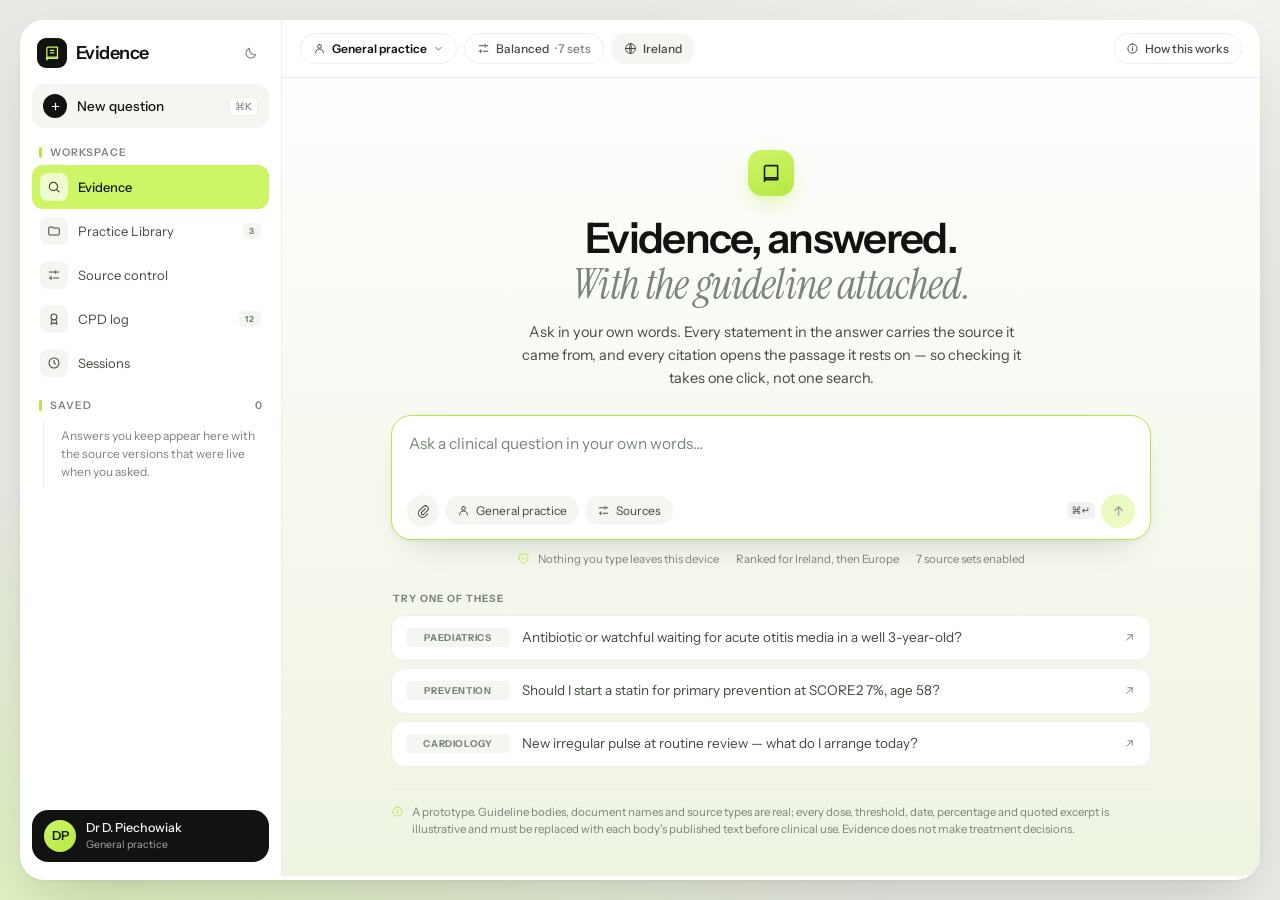
<file: evidence/index.html>
<!doctype html>
<html lang="en">
<head>
<meta charset="utf-8">
<meta name="viewport" content="width=device-width,initial-scale=1">
<title>Evidence — MedNav</title>
<meta name="description" content="Ask a clinical question. Get an answer where every statement carries the guideline it came from, and every citation opens the passage it rests on.">
<link rel="preconnect" href="https://fonts.googleapis.com">
<link rel="preconnect" href="https://fonts.gstatic.com" crossorigin>
<link href="https://fonts.googleapis.com/css2?family=Instrument+Sans:wght@400;500;600;700&family=Instrument+Serif:ital@0;1&display=swap" rel="stylesheet">
<style>
/* ──────────────────────────────────────────────────────────────
   Evidence v2 — MedNav
   One self-contained file, no build step.

   v1 was a stack of cards. This is a document. The answer is the
   page; the machinery around it stays quiet until you want it.
   Citations are named, not numbered, because a clinician reads
   [NICE] and knows what weight to give it before clicking.
   ────────────────────────────────────────────────────────────── */

:root{
  --lime:#cdf565; --lime-deep:#b6e845; --lime-soft:#e8f9c2;
  --ink:#101310; --ink-2:#41493f; --muted:#7b847a;
  --shell:#ffffff; --page:#e7e9e3; --line:#ecefe8; --field:#f4f6f1;
  --haze-a:#ffffff; --haze-b:#eef4e2;
  --amber:#b07d1c; --amber-bg:#fdf7e8; --amber-line:#f0e0b8;
  --red:#b4482f; --red-bg:#fdf1ee; --red-line:#f2d6cd;
  --on-lime:#16210f; --mark:#e8f9c2;
  color-scheme:light;
}
html[data-theme="dark"]{
  --ink:#f2f5ef; --ink-2:#b9c2b6; --muted:#7e877c;
  --shell:#0e100e; --page:#000; --line:#1e221d; --field:#171a16;
  --haze-a:#0f120f; --haze-b:#141a10;
  --amber:#d9ad55; --amber-bg:#1d1810; --amber-line:#3a3019;
  --red:#d98d72; --red-bg:#1d1210; --red-line:#3a2119;
  --mark:#26331a;
  color-scheme:dark;
}

*,*::before,*::after{box-sizing:border-box}
html,body{margin:0;padding:0}
body{
  font-family:'Instrument Sans',ui-sans-serif,system-ui,-apple-system,sans-serif;
  min-height:100vh;padding:20px;color:var(--ink);
  background:
    radial-gradient(120% 90% at 8% 100%,#dcefbc 0%,rgba(220,239,188,0) 52%),
    radial-gradient(80% 60% at 96% 0%,#f1f3ed 0%,rgba(241,243,237,0) 58%),
    var(--page);
  -webkit-font-smoothing:antialiased;
}
html[data-theme="dark"] body{background:radial-gradient(120% 90% at 8% 100%,#141d0e 0%,rgba(20,29,14,0) 52%),var(--page)}
button{font-family:inherit;cursor:pointer;border:0;background:none;color:inherit;text-align:left;font-size:inherit}
input,textarea{font-family:inherit}
:focus-visible{outline:2px solid var(--lime-deep);outline-offset:2px;border-radius:8px}
kbd{font-family:inherit;font-size:10px;padding:2px 5px;border-radius:5px;background:#8a938626;opacity:.75}
.sr{position:absolute;width:1px;height:1px;margin:-1px;padding:0;overflow:hidden;clip-path:inset(50%);white-space:nowrap;border:0}
mark{background:var(--mark);color:inherit;border-radius:3px;padding:1px 2px}

/* ── shell ───────────────────────────────────────────────────── */
.shell{max-width:1420px;margin:0 auto;display:grid;grid-template-columns:262px 1fr;
  background:var(--shell);border-radius:24px;overflow:hidden;position:relative;
  box-shadow:0 1px 3px rgba(16,19,16,.05),0 24px 60px -22px rgba(16,19,16,.22);
  height:min(920px,calc(100vh - 40px))}
html[data-theme="dark"] .shell{box-shadow:0 26px 70px -24px rgba(0,0,0,.85)}

/* ── sidebar ─────────────────────────────────────────────────── */
.side{display:flex;flex-direction:column;padding:14px 12px;border-right:1px solid var(--line);min-width:0}
.brand{display:flex;align-items:center;gap:9px;padding:4px 5px 16px}
.logo{width:30px;height:30px;border-radius:9px;background:var(--ink);color:var(--lime);display:grid;place-items:center;flex:none}
html[data-theme="dark"] .logo{background:var(--lime);color:#101310}
.wordmark{font-size:18px;font-weight:600;letter-spacing:-.03em}
.themebtn{margin-left:auto;color:var(--muted);padding:6px;border-radius:9px;display:grid;place-items:center}
.themebtn:hover{color:var(--ink);background:var(--field)}
.newq{display:flex;align-items:center;gap:10px;width:100%;padding:10px 11px;border-radius:13px;
  background:var(--field);font-size:13.5px;font-weight:500;margin-bottom:4px}
.newq:hover{background:var(--line)}
.plus{width:24px;height:24px;border-radius:50%;background:var(--ink);color:var(--shell);display:grid;place-items:center;flex:none}
html[data-theme="dark"] .plus{background:var(--lime);color:#101310}
.newq kbd{margin-left:auto;background:var(--shell);border:1px solid var(--line);color:var(--muted);opacity:1}
.scrollnav{flex:1;overflow-y:auto;margin:0 -3px;padding:0 3px}
.sechead{display:flex;align-items:center;gap:8px;padding:14px 7px 6px;font-size:10.5px;font-weight:600;
  letter-spacing:.09em;text-transform:uppercase;color:var(--muted)}
.secbar{width:3px;height:11px;border-radius:2px;background:var(--lime-deep);flex:none}
.seccount{margin-left:auto;letter-spacing:0;font-size:10.5px}
.navitem{display:flex;align-items:center;gap:10px;width:100%;padding:8px;border-radius:11px;
  font-size:13px;color:var(--ink-2);transition:background .15s,color .15s}
.navitem:hover{background:var(--field);color:var(--ink)}
.navitem.on{background:var(--lime);color:#111a0d;font-weight:500}
.tile{width:28px;height:28px;border-radius:8px;background:var(--field);display:grid;place-items:center;flex:none}
.navitem.on .tile{background:#ffffffb0;color:#2c3a22}
.nlab{overflow:hidden;text-overflow:ellipsis;white-space:nowrap}
.pill{margin-left:auto;font-size:8.5px;font-weight:700;letter-spacing:.09em;padding:3px 6px;border-radius:5px;
  background:var(--field);color:var(--muted);flex:none}
.navitem.on .pill{background:#ffffff9e;color:#3d4a30}
.hist{display:flex;flex-direction:column;padding-left:8px;margin:2px 0 6px 11px;border-left:1px solid var(--line)}
.hist button{padding:7px 9px;font-size:12.5px;color:var(--muted);border-radius:8px;
  overflow:hidden;text-overflow:ellipsis;white-space:nowrap;width:100%}
.hist button:hover,.hist button.on{color:var(--ink);background:var(--field)}
.histempty{padding:7px 9px;font-size:12px;color:var(--muted);line-height:1.5;margin:0}
.usercard{display:flex;align-items:center;gap:10px;background:var(--ink);color:#f4f7f0;border-radius:16px;
  padding:10px 12px;margin-top:8px;flex:none}
html[data-theme="dark"] .usercard{background:#181c16;border:1px solid var(--line)}
.avatar{width:32px;height:32px;border-radius:50%;flex:none;display:grid;place-items:center;
  background:linear-gradient(140deg,var(--lime),var(--lime-deep));color:#16210f;font-weight:600;font-size:12.5px}
.uinfo{min-width:0;flex:1}
.uname{display:block;font-size:12.5px;font-weight:500;line-height:1.25}
.uplan{display:block;font-size:10.5px;color:#a3ada0;margin-top:2px}

/* ── main ────────────────────────────────────────────────────── */
.main{position:relative;display:flex;flex-direction:column;min-width:0;overflow:hidden;
  background:linear-gradient(180deg,var(--haze-a) 0%,var(--haze-b) 100%)}
.top{display:flex;align-items:center;gap:7px;padding:13px 18px;flex:none;
  border-bottom:1px solid var(--line);background:var(--shell);z-index:5;flex-wrap:wrap}
.chip{display:inline-flex;align-items:center;gap:6px;background:var(--shell);border:1px solid var(--line);
  border-radius:999px;padding:7px 12px;font-size:12px;font-weight:500;color:var(--ink-2);
  transition:border-color .15s,background .15s}
.chip:hover{border-color:var(--lime-deep)}
.chip b{font-weight:600;color:var(--ink)}
.chip.flat{background:var(--field);border-color:transparent}
.topright{margin-left:auto;display:flex;gap:7px;align-items:center}
.burger{display:none}
.stage{flex:1;overflow-y:auto;padding:0 20px 32px;overflow-anchor:none}
.col{max-width:760px;margin:0 auto}

/* ── home ────────────────────────────────────────────────────── */
.home{padding-top:8vh;text-align:center;animation:rise .4s cubic-bezier(.2,.7,.3,1) both}
@keyframes rise{from{opacity:0;transform:translateY(10px)}to{opacity:1;transform:none}}
.hero{width:46px;height:46px;border-radius:14px;margin:0 auto 20px;color:#18220e;display:grid;place-items:center;
  background:linear-gradient(155deg,var(--lime),var(--lime-deep));box-shadow:0 10px 24px -8px rgba(182,232,69,.7)}
h1{margin:0;font-size:clamp(28px,4vw,42px);font-weight:600;letter-spacing:-.04em;line-height:1.06}
h1 em{font-family:'Instrument Serif',serif;font-style:italic;font-weight:400;color:var(--muted);
  letter-spacing:-.02em;display:block;margin-top:2px}
.lede{margin:14px auto 0;max-width:50ch;font-size:14.5px;line-height:1.6;color:var(--ink-2)}

.ask{margin-top:24px;background:var(--shell);border:1px solid var(--line);border-radius:20px;
  padding:14px 15px 11px;text-align:left;transition:border-color .2s;
  box-shadow:0 2px 5px rgba(16,19,16,.03),0 16px 36px -20px rgba(16,19,16,.22)}
.ask:focus-within{border-color:var(--lime-deep)}
html[data-theme="dark"] .ask{box-shadow:0 18px 42px -22px rgba(0,0,0,.85)}
.ask textarea{width:100%;border:0;outline:none;background:none;resize:none;font:inherit;font-size:15.5px;
  color:var(--ink);min-height:56px;line-height:1.5}
.ask.compact textarea{min-height:42px;font-size:14.5px}
.ask textarea::placeholder{color:var(--muted)}
.askrow{display:flex;align-items:center;gap:6px;flex-wrap:wrap;margin-top:4px}
.grow{flex:1}
.mini{display:inline-flex;align-items:center;gap:6px;background:var(--field);border-radius:999px;padding:7px 12px;
  font-size:12px;color:var(--ink-2);transition:background .15s,color .15s}
.mini:hover{background:var(--lime);color:var(--on-lime)}
.mini.on{background:var(--lime);color:var(--on-lime);font-weight:500}
.iconbtn{width:32px;height:32px;border-radius:50%;display:grid;place-items:center;background:var(--field);
  color:var(--ink-2);flex:none}
.iconbtn:hover{background:var(--line)}
.send{width:34px;height:34px;border-radius:50%;display:grid;place-items:center;background:var(--lime);
  color:var(--on-lime);flex:none;transition:transform .15s,opacity .15s}
.send:hover:not(:disabled){transform:translateY(-1px)}
.send:disabled{opacity:.4;cursor:not-allowed}
.send.stop{background:var(--ink);color:var(--shell)}
html[data-theme="dark"] .send.stop{background:var(--field);color:var(--ink)}
.attached{display:flex;align-items:center;gap:7px;background:var(--field);border-radius:9px;padding:6px 9px;
  font-size:11.5px;color:var(--ink-2);margin-bottom:8px;width:fit-content;max-width:100%}
.attached svg{flex:none;color:var(--lime-deep)}
.attached span{overflow:hidden;text-overflow:ellipsis;white-space:nowrap}
.attached button{color:var(--muted);display:grid;place-items:center;flex:none}

.trust{display:flex;align-items:center;justify-content:center;gap:8px;margin-top:12px;font-size:11.5px;
  color:var(--muted);flex-wrap:wrap}
.trust svg{color:var(--lime-deep)}
.trust .sep{width:1px;height:10px;background:var(--line)}

.sugg{margin-top:26px;text-align:left}
.sugghead{font-size:10px;font-weight:700;letter-spacing:.1em;text-transform:uppercase;color:var(--muted);
  margin:0 0 10px 2px}
.suggrow{display:flex;align-items:center;gap:12px;width:100%;padding:12px 14px;border-radius:13px;
  background:var(--shell);border:1px solid var(--line);margin-bottom:7px;transition:border-color .15s,transform .15s}
.suggrow:hover{border-color:var(--lime-deep);transform:translateY(-1px)}
.sspec{font-size:9.5px;font-weight:700;letter-spacing:.07em;text-transform:uppercase;color:var(--muted);
  background:var(--field);border-radius:5px;padding:4px 7px;flex:none;width:104px;text-align:center}
.sq{font-size:13.5px;color:var(--ink-2);line-height:1.45;flex:1;min-width:0}
.suggrow:hover .sq{color:var(--ink)}
.sgo{color:var(--muted);flex:none}
.disc{display:flex;gap:8px;align-items:flex-start;margin-top:22px;padding-top:14px;border-top:1px solid var(--line);
  font-size:11.5px;color:var(--muted);line-height:1.55;text-align:left}
.disc svg{flex:none;margin-top:1px;color:var(--lime-deep)}

/* ── a turn: question, pipeline, answer, references ──────────── */
.turn{padding:26px 0 4px;border-top:1px solid var(--line)}
.turn:first-child{border-top:0;padding-top:20px}
.qline{display:flex;gap:11px;align-items:flex-start;margin-bottom:14px}
.qav{width:26px;height:26px;border-radius:8px;background:var(--field);color:var(--muted);display:grid;
  place-items:center;flex:none;margin-top:2px;font-size:10px;font-weight:700}
.qtext{margin:0;font-size:20px;font-weight:600;letter-spacing:-.025em;line-height:1.35;flex:1;min-width:0}
.qdoc{display:inline-flex;align-items:center;gap:5px;font-size:11px;color:var(--muted);background:var(--field);
  border-radius:6px;padding:3px 7px;margin-top:8px}

/* the pipeline line — one quiet row, not a panel */
.pipe{display:flex;align-items:center;gap:9px;font-size:12.5px;color:var(--muted);padding:7px 0;min-height:32px}
.pipe .spin{width:13px;height:13px;border-radius:50%;border:2px solid var(--line);border-top-color:var(--lime-deep);
  animation:spin .7s linear infinite;flex:none}
@keyframes spin{to{transform:rotate(360deg)}}
.pipe b{color:var(--ink-2);font-weight:500}
.pipe .step{opacity:0;animation:fadein .3s ease forwards}
@keyframes fadein{to{opacity:1}}
.pipetog{display:inline-flex;align-items:center;gap:7px;font-size:12.5px;color:var(--muted);padding:7px 0;
  border-radius:8px}
.pipetog:hover{color:var(--ink)}
.pipetog .chev{transition:transform .2s}
.pipetog .chev.up{transform:rotate(180deg)}
.pipetog .ok{color:var(--lime-deep);flex:none}

.reflist{margin:4px 0 14px;border-left:2px solid var(--line);padding-left:13px}
.refrow{display:grid;grid-template-columns:78px 1fr auto;align-items:center;gap:11px;padding:6px 0;font-size:11.5px;
  animation:rowin .3s cubic-bezier(.2,.7,.3,1) backwards;animation-delay:calc(var(--i) * 45ms)}
@keyframes rowin{from{opacity:0;transform:translateY(-4px)}to{opacity:1;transform:none}}
.refrow.out{opacity:.45}
.refrow.out .rt{text-decoration:line-through;text-decoration-thickness:1px}
.rtag{font-size:9.5px;font-weight:700;letter-spacing:.05em;color:var(--ink-2);background:var(--field);
  border-radius:5px;padding:4px 6px;text-align:center;overflow:hidden;text-overflow:ellipsis;white-space:nowrap}
.refrow.out .rtag{color:var(--muted)}
.rt{color:var(--ink-2);line-height:1.4;min-width:0}
.rwhy{font-size:10.5px;color:var(--muted);white-space:nowrap;flex:none}
.rrank{font-size:10px;font-weight:700;color:var(--lime-deep);white-space:nowrap}

/* ── the answer itself: a document, not a card ───────────────── */
.ans{font-size:15px;line-height:1.72;color:var(--ink-2)}
.ans p{margin:0 0 15px}
.ans p.lead{font-size:16px;line-height:1.65;color:var(--ink)}
.ans h3{margin:24px 0 9px;font-size:11px;font-weight:700;letter-spacing:.09em;color:var(--ink);
  text-transform:uppercase}
.ans strong{color:var(--ink);font-weight:600}
.ans ul{margin:0 0 15px;padding-left:0;list-style:none}
.ans li{position:relative;padding-left:17px;margin-bottom:7px}
.ans li::before{content:"";position:absolute;left:3px;top:10px;width:5px;height:5px;border-radius:50%;
  background:var(--lime-deep)}
.callout{display:flex;gap:9px;align-items:flex-start;margin:0 0 15px;padding:11px 13px;border-radius:11px;
  font-size:13px;line-height:1.6;background:var(--field);border:1px solid var(--line);color:var(--ink-2)}
.callout svg{flex:none;margin-top:2px;color:var(--muted)}
.callout.warn{background:var(--amber-bg);border-color:var(--amber-line)}
.callout.warn svg{color:var(--amber)}

/* named citations — the thing you read before you click */
.cite{display:inline-flex;align-items:center;height:17px;padding:0 6px;border-radius:5px;background:var(--mark);
  color:#3f4b2c;font-size:10px;font-weight:700;letter-spacing:.02em;vertical-align:1px;margin:0 1px;
  position:relative;animation:citein .2s cubic-bezier(.2,.9,.3,1.4);white-space:nowrap}
html[data-theme="dark"] .cite{color:#c2d4a4}
@keyframes citein{from{opacity:0;transform:scale(.6)}}
.cite::after{content:"";position:absolute;inset:-10px -2px}
.cite:hover,.cite.on{background:var(--lime);color:var(--on-lime)}
.cite.checking{background:var(--field);color:var(--muted)}
.caret{display:inline-block;width:2px;height:15px;background:var(--lime-deep);vertical-align:-2px;margin-left:2px;
  animation:blink .9s steps(2) infinite}
@keyframes blink{0%,100%{opacity:1}50%{opacity:0}}

/* faithfulness pass */
.faith{display:flex;align-items:center;gap:9px;margin:18px 0 0;padding:10px 12px;border-radius:11px;
  background:var(--field);font-size:12px;color:var(--ink-2)}
.faith svg{flex:none;color:var(--lime-deep)}
.faith.running svg{color:var(--muted)}
.faith b{font-weight:600;color:var(--ink)}
.faith .fgrow{flex:1}
.faith .fbar{width:74px;height:4px;border-radius:2px;background:var(--line);overflow:hidden;flex:none}
.faith .fbar i{display:block;height:4px;border-radius:2px;background:var(--lime-deep);transition:width .3s linear}

/* ── references at the end of the answer ─────────────────────── */
.refshead{display:flex;align-items:center;gap:8px;margin:24px 0 10px;font-size:10px;font-weight:700;
  letter-spacing:.1em;text-transform:uppercase;color:var(--muted)}
.refshead .rgrow{flex:1}
.refshead span{letter-spacing:0;text-transform:none;font-weight:500;font-size:11px}
.srcs{display:flex;flex-direction:column;gap:6px}
.src{display:flex;gap:11px;align-items:flex-start;background:var(--shell);border:1px solid var(--line);
  border-radius:12px;padding:11px 12px;width:100%;transition:border-color .15s,background .15s;scroll-margin:20px}
.src:hover,.src.on{border-color:var(--lime-deep)}
.stag{font-size:9.5px;font-weight:700;letter-spacing:.04em;background:var(--mark);color:#3f4b2c;border-radius:5px;
  padding:5px 7px;flex:none;min-width:64px;text-align:center;margin-top:1px}
html[data-theme="dark"] .stag{color:#c2d4a4}
.sbody{min-width:0;flex:1}
.stitle{display:block;font-size:13px;color:var(--ink);line-height:1.45;font-weight:500}
.smeta{display:flex;align-items:center;gap:7px;flex-wrap:wrap;margin-top:5px;font-size:10.5px;color:var(--muted)}
.smeta .dot{width:3px;height:3px;border-radius:50%;background:var(--muted);opacity:.6;flex:none}
.styp{font-size:9px;font-weight:700;letter-spacing:.06em;text-transform:uppercase;padding:2px 6px;border-radius:4px;
  background:var(--field);color:var(--muted)}
.styp.guide{background:var(--mark);color:#3f4b2c}
html[data-theme="dark"] .styp.guide{color:#c2d4a4}
.sgo2{color:var(--muted);flex:none;margin-top:3px}

/* ── actions and suggested follow-ups ────────────────────────── */
.acts{display:flex;align-items:center;gap:5px;flex-wrap:wrap;margin-top:16px;padding-top:13px;border-top:1px solid var(--line)}
.act{display:inline-flex;align-items:center;gap:6px;font-size:12px;color:var(--muted);padding:7px 10px;border-radius:9px}
.act:hover{background:var(--field);color:var(--ink)}
.act.on{background:var(--lime);color:var(--on-lime)}
.act.on.down{background:var(--amber-bg);color:var(--amber)}
.agrow{flex:1}
.menu{position:relative}
.mpop{position:absolute;right:0;bottom:calc(100% + 6px);z-index:30;background:var(--shell);border:1px solid var(--line);
  border-radius:13px;padding:5px;min-width:212px;box-shadow:0 16px 40px -14px rgba(16,19,16,.32)}
html[data-theme="dark"] .mpop{box-shadow:0 18px 44px -14px rgba(0,0,0,.85)}
.mpop button{display:flex;align-items:center;gap:9px;width:100%;padding:9px 10px;border-radius:9px;font-size:12.5px;color:var(--ink-2)}
.mpop button:hover{background:var(--field);color:var(--ink)}
.mpop .mrule{display:block;border-top:1px solid var(--line);margin:4px 6px}
.mpop small{display:block;padding:4px 10px 7px;font-size:10.5px;color:var(--muted);line-height:1.45}

.nexts{margin-top:18px}
.nexthead{font-size:10px;font-weight:700;letter-spacing:.1em;text-transform:uppercase;color:var(--muted);margin-bottom:9px}
.next{display:flex;align-items:center;gap:11px;width:100%;padding:10px 13px;border-radius:12px;
  border:1px solid var(--line);background:var(--shell);margin-bottom:6px;transition:border-color .15s,transform .15s}
.next:hover{border-color:var(--lime-deep);transform:translateY(-1px)}
.nkind{font-size:9px;font-weight:700;letter-spacing:.08em;text-transform:uppercase;color:var(--muted);
  background:var(--field);border-radius:5px;padding:4px 7px;flex:none;width:60px;text-align:center}
.next span.nq{font-size:13px;color:var(--ink-2);flex:1;min-width:0;line-height:1.45}
.next:hover .nq{color:var(--ink)}

/* ── source drawer — the verification loop ───────────────────── */
.drawer{position:absolute;top:0;right:0;bottom:0;width:390px;background:var(--shell);border-left:1px solid var(--line);
  z-index:40;display:flex;flex-direction:column;transform:translateX(100%);transition:transform .25s cubic-bezier(.2,.7,.3,1)}
.drawer.open{transform:none;box-shadow:-20px 0 50px -30px rgba(16,19,16,.4)}
.dhead{display:flex;align-items:center;gap:9px;padding:14px 16px;border-bottom:1px solid var(--line);flex:none}
.dhead .dtag{font-size:9.5px;font-weight:700;letter-spacing:.05em;background:var(--mark);color:#3f4b2c;
  border-radius:5px;padding:5px 7px}
html[data-theme="dark"] .dhead .dtag{color:#c2d4a4}
.dhead .dlab{font-size:11px;font-weight:700;letter-spacing:.09em;text-transform:uppercase;color:var(--muted)}
.dclose{margin-left:auto;color:var(--muted);padding:6px;border-radius:8px;display:grid;place-items:center}
.dclose:hover{background:var(--field);color:var(--ink)}
.dbody{flex:1;overflow-y:auto;padding:16px}
.dtitle{margin:0;font-size:16px;font-weight:600;line-height:1.4;letter-spacing:-.02em;color:var(--ink)}
.dmeta{display:flex;gap:7px;align-items:center;flex-wrap:wrap;margin-top:9px;font-size:11px;color:var(--muted)}
.dopen{display:flex;align-items:center;justify-content:center;gap:8px;width:100%;margin-top:14px;padding:11px;
  border-radius:12px;background:var(--ink);color:var(--shell);font-size:12.5px;font-weight:500}
html[data-theme="dark"] .dopen{background:var(--lime);color:#101310}
.dopen:hover{opacity:.9}
.dsec{font-size:10px;font-weight:700;letter-spacing:.1em;text-transform:uppercase;color:var(--muted);margin:22px 0 9px}
.excerpt{background:var(--field);border-radius:12px;padding:13px 14px;font-size:13px;line-height:1.65;color:var(--ink-2);
  border-left:2px solid var(--lime-deep)}
.excerpt p{margin:0 0 10px}
.excerpt p:last-child{margin:0}
.dclaim{background:var(--shell);border:1px solid var(--line);border-radius:11px;padding:10px 12px;margin-bottom:6px;
  font-size:12.5px;line-height:1.55;color:var(--ink-2);width:100%;text-align:left}
.dclaim:hover{border-color:var(--lime-deep)}
.dclaim em{display:block;font-style:normal;font-size:9.5px;font-weight:700;letter-spacing:.07em;text-transform:uppercase;
  color:var(--muted);margin-bottom:5px}
.dnote{display:flex;gap:8px;align-items:flex-start;margin-top:18px;font-size:11px;color:var(--muted);line-height:1.55}
.dnote svg{flex:none;margin-top:1px}

/* ── modals: specialty picker, source control ────────────────── */
.scrim{position:absolute;inset:0;background:rgba(10,14,10,.42);z-index:50;display:grid;place-items:center;padding:24px;
  animation:fadein .16s ease both}
.modal{background:var(--shell);border-radius:20px;width:min(560px,100%);max-height:100%;display:flex;flex-direction:column;
  overflow:hidden;box-shadow:0 30px 70px -24px rgba(0,0,0,.5);animation:rise .2s cubic-bezier(.2,.7,.3,1) both}
.mhead{display:flex;align-items:center;gap:10px;padding:15px 17px;border-bottom:1px solid var(--line);flex:none}
.mtitle{font-size:15px;font-weight:600;letter-spacing:-.02em}
.msub{font-size:11.5px;color:var(--muted);margin-top:3px;line-height:1.45}
.mbody{padding:14px 17px 17px;overflow-y:auto}
.search{display:flex;align-items:center;gap:9px;background:var(--field);border-radius:12px;padding:10px 13px;margin-bottom:12px}
.search input{border:0;outline:none;background:none;font-size:13.5px;color:var(--ink);width:100%}
.search svg{color:var(--muted);flex:none}
.specgrid{display:grid;grid-template-columns:repeat(2,1fr);gap:5px}
.specbtn{padding:9px 11px;border-radius:10px;font-size:12.5px;color:var(--ink-2);border:1px solid transparent}
.specbtn:hover{background:var(--field);color:var(--ink)}
.specbtn.on{background:var(--lime);color:var(--on-lime);font-weight:500}
.emptyq{font-size:12.5px;color:var(--muted);padding:14px 4px;line-height:1.5}

.preset{display:flex;align-items:flex-start;gap:11px;width:100%;padding:12px;border-radius:13px;border:1px solid var(--line);
  margin-bottom:7px;transition:border-color .15s}
.preset:hover{border-color:var(--lime-deep)}
.preset.on{border-color:var(--lime-deep);background:var(--field)}
.radio{width:16px;height:16px;border-radius:50%;border:1.5px solid var(--line);flex:none;margin-top:2px;display:grid;place-items:center}
.preset.on .radio{border-color:var(--lime-deep)}
.preset.on .radio::after{content:"";width:8px;height:8px;border-radius:50%;background:var(--lime-deep)}
.preset b{display:block;font-size:13px;font-weight:600;color:var(--ink)}
.preset small{display:block;font-size:11.5px;color:var(--muted);margin-top:3px;line-height:1.5}
.togrow{display:flex;align-items:center;gap:11px;padding:9px 2px;border-top:1px solid var(--line);font-size:12.5px;color:var(--ink-2)}
.togrow:first-of-type{border-top:0}
.togrow .tg{flex:1;min-width:0}
.togrow .tg small{display:block;font-size:10.5px;color:var(--muted);margin-top:2px}
.switch{width:36px;height:20px;border-radius:999px;background:var(--line);position:relative;flex:none;transition:background .18s}
.switch::after{content:"";position:absolute;top:2px;left:2px;width:16px;height:16px;border-radius:50%;background:var(--shell);
  transition:transform .18s;box-shadow:0 1px 2px rgba(0,0,0,.2)}
.switch.on{background:var(--lime-deep)}
.switch.on::after{transform:translateX(16px)}
.blocked{display:flex;align-items:center;gap:7px;flex-wrap:wrap;margin-top:8px}
.btag{display:inline-flex;align-items:center;gap:6px;background:var(--red-bg);border:1px solid var(--red-line);color:var(--red);
  border-radius:999px;padding:5px 10px;font-size:11.5px}
.mfoot{display:flex;align-items:center;gap:8px;padding:13px 17px;border-top:1px solid var(--line);flex:none}
.mfoot .mgrow{flex:1;font-size:11px;color:var(--muted)}
.btn{padding:9px 15px;border-radius:11px;font-size:12.5px;font-weight:500;background:var(--field);color:var(--ink-2)}
.btn:hover{background:var(--line)}
.btn.pri{background:var(--lime);color:var(--on-lime)}
.btn.pri:hover{opacity:.9}

.toast{position:fixed;bottom:26px;left:50%;transform:translateX(-50%);z-index:80;background:var(--ink);color:var(--shell);
  font-size:12.5px;padding:11px 18px;border-radius:999px;box-shadow:0 14px 34px -12px rgba(0,0,0,.45);animation:rise .22s both;
  max-width:min(520px,90vw)}
html[data-theme="dark"] .toast{background:var(--lime);color:#101310}
.jump{position:absolute;left:50%;bottom:18px;z-index:20;transform:translateX(-50%);display:inline-flex;align-items:center;
  gap:7px;background:var(--ink);color:var(--shell);font-size:11.5px;font-weight:500;padding:8px 15px;border-radius:999px;
  box-shadow:0 12px 30px -10px rgba(0,0,0,.5)}
html[data-theme="dark"] .jump{background:var(--lime);color:#101310}
.jump[hidden]{display:none}
.flip{transform:rotate(180deg);display:inline-grid}

@media (max-width:1080px){
  body{padding:0}
  .shell{grid-template-columns:1fr;border-radius:0;height:100vh}
  .side{position:absolute;inset:0 auto 0 0;width:262px;z-index:60;transform:translateX(-100%);
    transition:transform .25s ease;background:var(--shell)}
  .side.open{transform:none;box-shadow:0 0 0 100vmax rgba(10,14,10,.45)}
  .burger{display:inline-grid;place-items:center;width:34px;height:34px;border-radius:10px;
    background:var(--shell);border:1px solid var(--line)}
  .drawer{width:min(390px,100%)}
}
@media (max-width:600px){
  .top{padding:11px 13px}
  .top .hide-sm{display:none}
  .stage{padding:0 14px 26px}
  .home{padding-top:4vh}
  .specgrid{grid-template-columns:1fr}
  .sspec{width:auto;min-width:74px}
  .refrow{grid-template-columns:70px 1fr;row-gap:3px}
  .refrow .rwhy,.refrow .rrank{grid-column:2}
  .chip,.act,.mini{min-height:38px}
  .iconbtn,.send{width:38px;height:38px}
}
@media print{
  body{padding:0;background:#fff}
  .side,.top,.drawer,.scrim,.jump,.acts,.nexts,.ask,.pipe,.pipetog,.reflist,.toast{display:none!important}
  .shell{box-shadow:none;height:auto;display:block;border-radius:0}
  .stage{overflow:visible;padding:0}
  .col{max-width:none}
  .cite{border:1px solid #999;background:#fff}
  .turn{page-break-inside:avoid}
}
@media (prefers-reduced-motion:reduce){*{transition:none!important;animation:none!important}}
</style>
</head>
<body>
<div class="shell">
  <aside class="side" id="side">
    <div class="brand">
      <span class="logo" aria-hidden="true"><svg width="17" height="17" viewBox="0 0 24 24" fill="none" stroke="currentColor" stroke-width="1.8" stroke-linecap="round" stroke-linejoin="round"><path d="M4 5a2 2 0 0 1 2-2h13v16H6a2 2 0 0 0-2 2Z"/><path d="M4 19a2 2 0 0 1 2-2h13M9 7.5h5M9 11h5"/></svg></span>
      <span class="wordmark">Evidence</span>
      <button class="themebtn" id="themebtn" aria-label="Switch theme"></button>
    </div>
    <button class="newq" id="newq">
      <span class="plus" aria-hidden="true"><svg width="13" height="13" viewBox="0 0 24 24" fill="none" stroke="currentColor" stroke-width="2.2" stroke-linecap="round"><path d="M12 6v12M6 12h12"/></svg></span>
      New question <kbd>&#8984;K</kbd>
    </button>
    <nav class="scrollnav" id="nav"></nav>
    <div class="usercard">
      <span class="avatar" aria-hidden="true">DP</span>
      <span class="uinfo">
        <span class="uname">Dr D. Piechowiak</span>
        <span class="uplan" id="uspec">General practice</span>
      </span>
    </div>
  </aside>

  <main class="main">
    <div class="top" id="top"></div>
    <div class="stage" id="stage"></div>
    <button class="jump" id="jump" hidden>
      <span class="flip"><svg width="13" height="13" viewBox="0 0 24 24" fill="none" stroke="currentColor" stroke-width="1.8" stroke-linecap="round" stroke-linejoin="round"><path d="m6 15.5 6-6 6 6"/></svg></span>
      Jump to latest
    </button>
    <aside class="drawer" id="drawer" aria-label="Source" aria-hidden="true"></aside>
  </main>
  <div id="modalhost"></div>
</div>
<span class="sr" role="status" aria-live="polite" id="live"></span>
<script>
(function(){
"use strict";

/* ══════════════════════════════════════════════════════════════
   Helpers
   ══════════════════════════════════════════════════════════════ */
const $  = (s,r)=>(r||document).querySelector(s);
const $$ = (s,r)=>Array.from((r||document).querySelectorAll(s));
const esc = s => String(s).replace(/[&<>"]/g,c=>({'&':'&amp;','<':'&lt;','>':'&gt;','"':'&quot;'}[c]));
const reduced = () => window.matchMedia && window.matchMedia('(prefers-reduced-motion: reduce)').matches;

const PATHS = {
  book:'M4 5a2 2 0 0 1 2-2h13v16H6a2 2 0 0 0-2 2Z|M4 19a2 2 0 0 1 2-2h13',
  search:'M11 4a7 7 0 1 0 0 14 7 7 0 0 0 0-14Z|m16.5 16.5 4 4',
  layers:'M12 3 3 8l9 5 9-5Z|m3 13 9 5 9-5M3 18l9 5 9-5',
  sliders:'M4 7h9M17 7h3M4 17h3M11 17h9|M15 4.5v5M7 14.5v5',
  folder:'M3 7a2 2 0 0 1 2-2h4l2 2h8a2 2 0 0 1 2 2v8a2 2 0 0 1-2 2H5a2 2 0 0 1-2-2Z',
  award:'M12 3.5a5 5 0 1 0 0 10 5 5 0 0 0 0-10ZM8.5 13 7 21l5-2.5L17 21l-1.5-8',
  clock:'M12 3.5a8.5 8.5 0 1 0 0 17 8.5 8.5 0 0 0 0-17Z|M12 7.5V12l3 2',
  shield:'M12 3 4 6.5v5c0 4.6 3.2 8.4 8 9.5 4.8-1.1 8-4.9 8-9.5v-5Z|m9 12 2 2 4-4',
  check:'m5 12.5 4.5 4.5L19 7',
  info:'M12 16v-5M12 8v.5|M12 3.5a8.5 8.5 0 1 0 0 17 8.5 8.5 0 0 0 0-17Z',
  alert:'M12 8v5M12 16.5v.5|M10.3 4.2 3 17a2 2 0 0 0 1.7 3h14.6a2 2 0 0 0 1.7-3L13.7 4.2a2 2 0 0 0-3.4 0Z',
  copy:'M9 9h9a2 2 0 0 1 2 2v9a2 2 0 0 1-2 2H9a2 2 0 0 1-2-2v-9a2 2 0 0 1 2-2Z|M5 15H4a2 2 0 0 1-2-2V4a2 2 0 0 1 2-2h9a2 2 0 0 1 2 2v1',
  share:'M12 15V4M8.5 7.5 12 4l3.5 3.5M5 14v4a2 2 0 0 0 2 2h10a2 2 0 0 0 2-2v-4',
  up:'M7 20V10l5-7 1 1v6h6l-2 10Z',
  down:'M17 4v10l-5 7-1-1v-6H5l2-10Z',
  send:'M12 19V6M6 12l6-6 6 6',
  stop:'M8 8h8v8H8Z',
  clip:'M16 8 9.5 14.5a2.5 2.5 0 0 0 3.5 3.5L20 11a5 5 0 0 0-7-7l-7 7a7 7 0 0 0 10 10l4-4',
  user:'M12 4.5a3.5 3.5 0 1 0 0 7 3.5 3.5 0 0 0 0-7ZM5 20a7 7 0 0 1 14 0',
  chev:'m6 9.5 6 6 6-6',
  ext:'M7 17 17 7M9 7h8v8',
  x:'M6 6l12 12M18 6 6 18',
  globe:'M12 3a9 9 0 1 0 0 18 9 9 0 0 0 0-18Z|M3 12h18M12 3c2.5 3 2.5 15 0 18M12 3c-2.5 3-2.5 15 0 18',
  file:'M14 3H7a2 2 0 0 0-2 2v14a2 2 0 0 0 2 2h10a2 2 0 0 0 2-2V8Z|M14 3v5h5M9 13h6M9 17h4',
  print:'M7 9V4h10v5|M7 17H5a2 2 0 0 1-2-2v-4a2 2 0 0 1 2-2h14a2 2 0 0 1 2 2v4a2 2 0 0 1-2 2h-2|M7 14h10v6H7Z',
  link:'M10 13.5a3.5 3.5 0 0 0 5 0l3-3a3.5 3.5 0 0 0-5-5l-1 1|M14 10.5a3.5 3.5 0 0 0-5 0l-3 3a3.5 3.5 0 0 0 5 5l1-1',
  burger:'M4 7h16M4 12h16M4 17h16',
  sun:'M12 8a4 4 0 1 0 0 8 4 4 0 0 0 0-8Z|M12 2v2M12 20v2M2 12h2M20 12h2M4.9 4.9l1.4 1.4M17.7 17.7l1.4 1.4M19.1 4.9l-1.4 1.4M6.3 17.7l-1.4 1.4',
  moon:'M20 14.5A8.5 8.5 0 0 1 9.5 4 8.5 8.5 0 1 0 20 14.5Z',
  quote:'M9 7H6a2 2 0 0 0-2 2v3h5V7ZM19 7h-3a2 2 0 0 0-2 2v3h5V7Z|M4 12c0 3 1.5 4.5 4 5M14 12c0 3 1.5 4.5 4 5',
  block:'M12 3.5a8.5 8.5 0 1 0 0 17 8.5 8.5 0 0 0 0-17Z|m6 6 12 12'
};
function ico(n,s,w){
  const d=(PATHS[n]||'').split('|').map(p=>`<path d="${p}"/>`).join('');
  return `<svg width="${s||15}" height="${s||15}" viewBox="0 0 24 24" fill="none" stroke="currentColor"
    stroke-width="${w||1.8}" stroke-linecap="round" stroke-linejoin="round" aria-hidden="true">${d}</svg>`;
}

/* ══════════════════════════════════════════════════════════════
   Specialties — retrieval is weighted by the one you set, the way
   a cardiologist and a GP asking the same question should not get
   the same guideline stack.
   ══════════════════════════════════════════════════════════════ */
const SPECIALTIES = ['General practice','Emergency medicine','Paediatrics','Cardiology','Respiratory medicine',
'Endocrinology','Gastroenterology','Nephrology','Neurology','Rheumatology','Geriatric medicine','Palliative medicine',
'Infectious diseases','Haematology','Medical oncology','Dermatology','Psychiatry','Old age psychiatry','Obstetrics',
'Gynaecology','Urology','General surgery','Orthopaedics','Vascular surgery','ENT','Ophthalmology','Anaesthetics',
'Intensive care','Public health','Occupational medicine','Sports medicine','Pain medicine','Clinical pharmacology',
'Rehabilitation medicine','Sexual health','Addiction medicine','Immunology','Allergy','Neonatology','Paediatric surgery',
'Clinical genetics','Radiology','Pathology','Microbiology','Nurse prescribing','Advanced nurse practitioner',
'Practice nursing','Midwifery','Community pharmacy','Hospital pharmacy','Physiotherapy','Dietetics','Podiatry',
'Dentistry','Paramedicine','Sports physiotherapy','Respiratory physiology','Audiology','Optometry','Speech and language'];

const PRESETS = [
  {id:'guide', name:'Guidelines first',
   sub:'National and specialty guidance ranked above everything else. Primary studies appear only where no guideline covers the question.'},
  {id:'bal', name:'Balanced',
   sub:'Guidance first, then systematic reviews, then primary evidence. The default, and what these answers were built with.'},
  {id:'prim', name:'Primary evidence',
   sub:'Trials, systematic reviews and impact-factor journals ranked first. Use when the guidance is older than the evidence.'}
];

const SOURCE_SETS = [
  {id:'hse',  name:'HSE and national programmes', sub:'Irish national clinical guidance', on:true},
  {id:'icgp', name:'ICGP', sub:'Irish College of General Practitioners', on:true},
  {id:'nice', name:'NICE', sub:'Used where no Irish guidance exists', on:true},
  {id:'coch', name:'Cochrane', sub:'Systematic reviews', on:true},
  {id:'hpra', name:'HPRA and SmPCs', sub:'Medicines authorisation and product information', on:true},
  {id:'lit',  name:'Impact-factor journals', sub:'PubMed-indexed, quartile 1 and 2 only', on:true},
  {id:'intl', name:'International guidance', sub:'ESC, AAP, WHO and equivalents, when local guidance is silent', on:true},
  {id:'lib',  name:'Practice Library', sub:'3 documents you uploaded — local protocols and pathways', on:false}
];

/* ══════════════════════════════════════════════════════════════
   Answers.
   Guideline bodies, document names and source types are real.
   Every dose, threshold, date, percentage and quoted excerpt is
   ILLUSTRATIVE and must be replaced with each body's published
   text before clinical use.
   ══════════════════════════════════════════════════════════════ */
const ANSWERS = {

otitis:{
  specialty:'Paediatrics', region:'Ireland',
  read:[
    {tag:'HSE',      t:'Acute otitis media — primary care antimicrobial guidance', keep:true, rank:'1st'},
    {tag:'ICGP',     t:'Respiratory tract infections in children — quick reference', keep:true, rank:'2nd'},
    {tag:'NICE',     t:'NG91 Otitis media (acute): antimicrobial prescribing', keep:true, rank:'3rd'},
    {tag:'Cochrane', t:'Antibiotics for acute otitis media in children', keep:true, rank:'4th'},
    {tag:'HPRA',     t:'Amoxicillin oral suspension — Summary of Product Characteristics', keep:true, rank:'5th'},
    {tag:'AAP',      t:'Diagnosis and management of acute otitis media', keep:true, rank:'6th'},
    {tag:'HPSC',     t:'Antimicrobial resistance surveillance — annual report', keep:false, why:'No recommendation'},
    {tag:'NICE',     t:'NG79 Otitis media with effusion in under-12s', keep:false, why:'Different condition'},
    {tag:'HSE',      t:'Otitis externa — topical treatment', keep:false, why:'Different condition'},
    {tag:'PubMed',   t:'Tympanostomy tube outcomes in recurrent AOM — cohort study', keep:false, why:'Outside the question'},
    {tag:'WHO',      t:'Integrated management of childhood illness', keep:false, why:'Local guidance available'}
  ],
  lead:'For a systemically well child over 2 years with unilateral acute otitis media, Irish primary care guidance supports adequate analgesia with either no antibiotic or a delayed prescription reviewed at 3 days, rather than an immediate one [HSE][ICGP]. Where an antibiotic is indicated, amoxicillin is first line [HSE][NICE].',
  body:[
    {t:'h', x:'When to prescribe immediately'},
    {t:'p', x:'An immediate antibiotic is indicated where any of the following is present [ICGP][NICE]:'},
    {t:'ul', items:[
      'Systemic illness, or features suggesting a complication such as mastoiditis [ICGP]',
      'Otorrhoea, which shifts the balance toward immediate treatment in both Irish and NICE guidance [HSE][NICE]',
      'Bilateral disease in a child under 2 years [NICE][AAP]',
      'Immunocompromise, or a significant comorbidity [ICGP]'
    ]},
    {t:'p', x:'None of these applies to a well 3-year-old with unilateral disease, which is why the guidance defaults to analgesia with a delayed prescription in that group [HSE][ICGP].'},
    {t:'p', x:'The size of the effect is what makes that defensible. Pooled trial data put the number needed to treat for reduced pain at days 2 to 7 at roughly 20, against a comparable rate of rash, vomiting or diarrhoea attributable to the antibiotic [Cochrane].'},
    {t:'h', x:'Agent, dose and duration'},
    {t:'p', x:'Amoxicillin is first line, dosed by weight, for 5 days in an uncomplicated case in a child over 2 years [HSE][NICE]. The authorised weight bands and the maximum daily dose are set out in the product information rather than the guideline [HPRA].'},
    {t:'callout', x:'Dose figures on this page are illustrative. Confirm the weight-band dose against the HPRA Summary of Product Characteristics and your local formulary before prescribing.'},
    {t:'h', x:'If penicillin-allergic'},
    {t:'p', x:'Clarithromycin is the listed alternative, with erythromycin preferred where a macrolide is needed in pregnancy [HSE]. Neither is first line on efficacy grounds — both appear in the guidance because of allergy [Cochrane].'},
    {t:'h', x:'Safety-netting and review'},
    {t:'p', x:'Advise the parent to use the delayed prescription if symptoms have not begun to improve by 3 days, or sooner if the child becomes systemically unwell [HSE][ICGP][NICE]. Arrange same-day review for signs of mastoiditis, meningism or facial nerve involvement [NICE].'},
    {t:'warn', x:'Guidance differs on children under 2 with bilateral disease. NICE frames the choice between a delayed and an immediate prescription as clinical judgement [NICE]; the AAP recommends immediate antibiotics for bilateral disease under 24 months regardless of severity [AAP]. Irish practice follows the HSE and ICGP position, which is closer to NICE.'}
  ],
  refs:{
    HSE:{title:'Acute otitis media — primary care antimicrobial guidance', publisher:'Health Service Executive / antibioticprescribing.ie',
      type:'Guideline', date:'Jan 2025', region:'Ireland', url:'antibioticprescribing.ie',
      excerpt:['For children over 2 years who are systemically well with unilateral acute otitis media, adequate analgesia should be offered and an antibiotic withheld, or a delayed prescription issued for use if symptoms have not improved after 3 days.',
               'Where an antibiotic is indicated, amoxicillin is the first-line agent. In documented penicillin allergy, clarithromycin is the alternative.'],
      hi:'a delayed prescription issued for use if symptoms have not improved after 3 days'},
    ICGP:{title:'Respiratory tract infections in children — quick reference guide', publisher:'Irish College of General Practitioners',
      type:'Guideline', date:'Nov 2024', region:'Ireland', url:'icgp.ie',
      excerpt:['Immediate antibiotic treatment is indicated where the child is systemically unwell, has otorrhoea, has bilateral disease under 2 years of age, or is immunocompromised.',
               'In all other cases, analgesia and safety-netting with a delayed prescription is the preferred approach.'],
      hi:'systemically unwell, has otorrhoea, has bilateral disease under 2 years of age, or is immunocompromised'},
    NICE:{title:'NG91 — Otitis media (acute): antimicrobial prescribing', publisher:'National Institute for Health and Care Excellence',
      type:'Guideline', date:'2022', region:'United Kingdom', url:'nice.org.uk/guidance/ng91',
      excerpt:['Consider a no antibiotic prescribing strategy or a back-up antibiotic prescribing strategy for children with acute otitis media who are not systemically very unwell.',
               'A 5-day course of amoxicillin is recommended as first choice where an antibiotic is given. Seek immediate medical help if symptoms of a serious illness develop.'],
      hi:'A 5-day course of amoxicillin is recommended as first choice'},
    Cochrane:{title:'Antibiotics for acute otitis media in children', publisher:'Cochrane Database of Systematic Reviews',
      type:'Systematic review', date:'2023', region:'International', url:'cochranelibrary.com',
      excerpt:['Antibiotics produced a small reduction in the proportion of children with pain between days 2 and 7, with a number needed to treat of approximately 20.',
               'Adverse events including rash, vomiting and diarrhoea were more common in the antibiotic groups, at a rate comparable to the benefit observed.'],
      hi:'a number needed to treat of approximately 20'},
    HPRA:{title:'Amoxicillin oral suspension — Summary of Product Characteristics', publisher:'Health Products Regulatory Authority',
      type:'Product information', date:'2025', region:'Ireland', url:'hpra.ie',
      excerpt:['Posology in children is determined by body weight, with the total daily dose divided into equal doses at regular intervals.',
               'The maximum recommended daily dose should not be exceeded. Renal impairment requires dose adjustment.'],
      hi:'Posology in children is determined by body weight'},
    AAP:{title:'Diagnosis and management of acute otitis media', publisher:'American Academy of Pediatrics',
      type:'Guideline', date:'2019', region:'United States', url:'publications.aap.org',
      excerpt:['Antibiotic therapy is recommended for bilateral acute otitis media in children younger than 24 months, irrespective of severity of presentation.',
               'For unilateral disease in children 24 months and older without severe symptoms, observation with close follow-up is an option.'],
      hi:'bilateral acute otitis media in children younger than 24 months'}
  },
  next:[
    {kind:'Refine', q:'Give me the amoxicillin weight-band dosing for a 15 kg child'},
    {kind:'Narrow', q:'What changes if the child is under 2 with bilateral disease?'},
    {kind:'Extend', q:'When should recurrent acute otitis media be referred to ENT?'}
  ]
},

statin:{
  specialty:'General practice', region:'Ireland',
  read:[
    {tag:'ESC',    t:'2021 Guidelines on cardiovascular disease prevention in clinical practice', keep:true, rank:'1st'},
    {tag:'ICGP',   t:'Cardiovascular risk assessment in general practice', keep:true, rank:'2nd'},
    {tag:'HSE',    t:'Chronic disease management programme — lipid management', keep:true, rank:'3rd'},
    {tag:'SCORE2', t:'Risk prediction algorithms for European populations', keep:true, rank:'4th'},
    {tag:'NICE',   t:'NG238 Cardiovascular disease: risk assessment and lipid modification', keep:true, rank:'5th'},
    {tag:'CTT',    t:'Efficacy and safety of statin therapy — collaborative meta-analysis', keep:true, rank:'6th'},
    {tag:'NICE',   t:'NG28 Type 2 diabetes in adults', keep:false, why:'Diabetes not stated'},
    {tag:'HSE',    t:'Secondary prevention after myocardial infarction', keep:false, why:'Different population'},
    {tag:'HPRA',   t:'Rosuvastatin — Summary of Product Characteristics', keep:false, why:'No threshold guidance'},
    {tag:'PubMed', t:'Statin adherence in primary prevention — retrospective cohort', keep:false, why:'Outside the question'}
  ],
  lead:'At age 58 with a SCORE2 of 7%, this patient sits in the ESC high-risk band for the 50–69 age group, where lipid-lowering therapy is recommended after a discussion of benefit and preference [ESC][ICGP]. The figure is tool-dependent: the same patient scored on QRISK3 under NICE may fall below the 10% treatment threshold, so record which calculator produced the number [NICE][SCORE2].',
  body:[
    {t:'h', x:'Which calculator applies in Irish practice'},
    {t:'p', x:'ICGP guidance directs Irish general practice to SCORE2 for apparently healthy adults aged 40 to 69, using the low-risk region calibration [ICGP]. SCORE2 estimates 10-year risk of fatal and non-fatal cardiovascular events, which is why its output is not interchangeable with the older SCORE chart or with QRISK3 [SCORE2].'},
    {t:'h', x:'Where the threshold sits'},
    {t:'p', x:'For the 50 to 69 age band, ESC 2021 classifies 5% to under 10% as high risk, and recommends risk-factor treatment after a discussion of benefit and preference [ESC]. A SCORE2 of 7% therefore falls inside the band where a statin is offered rather than merely considered [ESC].'},
    {t:'p', x:'The HSE chronic disease management programme aligns with that, setting an LDL-C target rather than a fixed dose and expecting the decision and its risk figure to be recorded [HSE].'},
    {t:'h', x:'Modifiers that move a borderline decision'},
    {t:'p', x:'ESC lists factors that shift the estimate upward at the same numeric risk [ESC]:'},
    {t:'ul', items:[
      'Family history of premature cardiovascular disease [ESC]',
      'Raised lipoprotein(a) [ESC]',
      'Chronic inflammatory or autoimmune disease [ESC]',
      'A coronary artery calcium score above the age-adjusted range, where available [ESC]'
    ]},
    {t:'callout', x:'Thresholds, percentages and age bands on this page are illustrative. Verify against the current published ESC, NICE and ICGP documents before applying them.'},
    {t:'h', x:'How to frame it with the patient'},
    {t:'p', x:'Proportional benefit is stable across baseline risk — roughly a fifth reduction in major vascular events per 1 mmol/L of LDL-C lowering — so absolute benefit is what varies between patients [CTT]. Events avoided per 100 people treated over 10 years is therefore the more useful figure in the consultation than relative risk reduction [CTT][ICGP].'},
    {t:'warn', x:'The retrieved sources do not resolve whether coronary artery calcium scoring should be sought before starting treatment at this level of risk in Irish practice, and access varies by region [ESC][ICGP].'}
  ],
  refs:{
    ESC:{title:'2021 Guidelines on cardiovascular disease prevention in clinical practice', publisher:'European Society of Cardiology',
      type:'Guideline', date:'2021', region:'Europe', url:'escardio.org',
      excerpt:['For apparently healthy people aged 50–69 years, a 10-year risk of cardiovascular disease of 5% to <10% places the individual in the high-risk category.',
               'Risk factor treatment is recommended in the high-risk category after discussion of expected benefit, comorbidity, frailty and patient preference.'],
      hi:'5% to <10% places the individual in the high-risk category'},
    ICGP:{title:'Cardiovascular risk assessment in general practice', publisher:'Irish College of General Practitioners',
      type:'Guideline', date:'Mar 2025', region:'Ireland', url:'icgp.ie',
      excerpt:['SCORE2 should be used for apparently healthy adults aged 40–69, applying the low-risk region calibration for Ireland.',
               'The risk figure, the tool used to produce it and the outcome of the treatment discussion should be recorded in the patient record.'],
      hi:'SCORE2 should be used for apparently healthy adults aged 40–69'},
    HSE:{title:'Chronic disease management programme — lipid management', publisher:'Health Service Executive',
      type:'Guideline', date:'2025', region:'Ireland', url:'hse.ie',
      excerpt:['Lipid management in the programme is directed to an LDL-C target appropriate to the patient risk category rather than to a fixed statin dose.',
               'The risk assessment and the shared decision are expected to be documented at the review at which treatment is started.'],
      hi:'an LDL-C target appropriate to the patient risk category rather than to a fixed statin dose'},
    SCORE2:{title:'SCORE2 — risk prediction algorithms for European populations', publisher:'European Heart Journal, SCORE2 working group',
      type:'Primary evidence', date:'2021', region:'Europe', url:'academic.oup.com/eurheartj',
      excerpt:['SCORE2 estimates the 10-year risk of fatal and non-fatal cardiovascular events in apparently healthy individuals aged 40–69.',
               'Region-specific recalibration is required; risk estimates are not transferable between calibration regions or between algorithms.'],
      hi:'risk estimates are not transferable between calibration regions or between algorithms'},
    NICE:{title:'NG238 — Cardiovascular disease: risk assessment and lipid modification', publisher:'National Institute for Health and Care Excellence',
      type:'Guideline', date:'2023', region:'United Kingdom', url:'nice.org.uk/guidance/ng238',
      excerpt:['Offer atorvastatin 20 mg for the primary prevention of cardiovascular disease to people who have a 10% or greater 10-year risk, estimated using QRISK3.',
               'QRISK3 should not be used in people with pre-existing cardiovascular disease or in those aged over 84.'],
      hi:'a 10% or greater 10-year risk, estimated using QRISK3'},
    CTT:{title:'Efficacy and safety of statin therapy — collaborative meta-analysis', publisher:'Cholesterol Treatment Trialists Collaboration',
      type:'Systematic review', date:'2022', region:'International', url:'thelancet.com',
      excerpt:['Each 1 mmol/L reduction in LDL cholesterol produced a proportional reduction in major vascular events of approximately one fifth.',
               'The proportional benefit was similar across baseline risk categories, so absolute benefit scales with untreated risk.'],
      hi:'proportional reduction in major vascular events of approximately one fifth'}
  },
  next:[
    {kind:'Refine', q:'List the ESC risk modifiers in full with their evidence grade'},
    {kind:'Narrow', q:'What if the LDL-C is 5.2 mmol/L with a family history?'},
    {kind:'Extend', q:'How do SCORE2 and QRISK3 differ in what they predict?'}
  ]
},

af:{
  specialty:'General practice', region:'Ireland',
  read:[
    {tag:'ESC',        t:'2024 Guidelines for the management of atrial fibrillation', keep:true, rank:'1st'},
    {tag:'ICGP',       t:'Atrial fibrillation in general practice — detection and referral', keep:true, rank:'2nd'},
    {tag:'HSE',        t:'Anticoagulation in non-valvular atrial fibrillation', keep:true, rank:'3rd'},
    {tag:'NICE',       t:'NG196 Atrial fibrillation: diagnosis and management', keep:true, rank:'4th'},
    {tag:'HPRA',       t:'Direct oral anticoagulants — renal dose adjustment', keep:true, rank:'5th'},
    {tag:'EAST-AFNET', t:'Early rhythm-control therapy in patients with atrial fibrillation', keep:true, rank:'6th'},
    {tag:'HSE',        t:'Atrial flutter — acute management', keep:false, why:'Different rhythm'},
    {tag:'NICE',       t:'NG106 Chronic heart failure in adults', keep:false, why:'Not stated in question'},
    {tag:'HSE',        t:'Peri-operative anticoagulation bridging', keep:false, why:'No procedure in question'},
    {tag:'PubMed',     t:'Wearable single-lead ECG accuracy in AF screening', keep:false, why:'Superseded by guidance'}
  ],
  lead:'An irregular pulse is not a diagnosis. Confirm atrial fibrillation on a 12-lead ECG, then decide anticoagulation on CHA₂DS₂-VASc rather than on symptoms, since an asymptomatic patient carries the same stroke risk as a symptomatic one [ESC][ICGP][NICE].',
  body:[
    {t:'h', x:'Confirm the rhythm'},
    {t:'p', x:'A manual irregular pulse warrants a 12-lead ECG, and a single-lead or wearable trace is a prompt to obtain one rather than a substitute for it [ICGP]. Where the ECG is normal but the history suggests paroxysmal disease, ambulatory monitoring is the next step [ESC][NICE].'},
    {t:'h', x:'Assess stroke and bleeding risk'},
    {t:'p', x:'ESC 2024 and NICE NG196 both use CHA₂DS₂-VASc, and both are explicit that the score drives the anticoagulation decision independently of whether the patient feels the arrhythmia [ESC][NICE]. A DOAC is first line in non-valvular disease, with warfarin reserved for the situations where a DOAC is contraindicated [HSE].'},
    {t:'p', x:'Renal function sets the dose rather than the choice of agent, and the dose bands differ between agents [HPRA].'},
    {t:'h', x:'Rate or rhythm control'},
    {t:'p', x:'ESC 2024 gives early rhythm control a stronger recommendation than earlier guidance did, on the strength of a randomised trial showing fewer adverse cardiovascular outcomes when rhythm control was started within a year of diagnosis [ESC][EAST-AFNET]. A recent-onset diagnosis is therefore a reason to raise rhythm control at referral rather than to default to rate control and review [EAST-AFNET].'},
    {t:'h', x:'What to arrange at this consultation'},
    {t:'ul', items:[
      '12-lead ECG to confirm the rhythm [ICGP]',
      'Bloods including FBC, renal function, electrolytes and TSH [ESC][NICE]',
      'CHA₂DS₂-VASc and a bleeding-risk assessment, both recorded [ESC][HSE]',
      'The anticoagulation decision documented with the score that produced it [HSE]',
      'Echocardiogram and cardiology referral per your local pathway [ESC]'
    ]},
    {t:'callout', x:'Score cut-offs, dose bands and referral intervals on this page are illustrative. Check the current ESC, NICE and HPRA documents before prescribing.'},
    {t:'warn', x:'Escalate rather than manage in the community where there is haemodynamic instability, chest pain, syncope, or a clear onset within 48 hours that may open a cardioversion pathway [ESC][NICE].'}
  ],
  refs:{
    ESC:{title:'2024 Guidelines for the management of atrial fibrillation', publisher:'European Society of Cardiology',
      type:'Guideline', date:'2024', region:'Europe', url:'escardio.org',
      excerpt:['Oral anticoagulation is recommended in patients with atrial fibrillation and an elevated thromboembolic risk score, irrespective of whether the arrhythmia is symptomatic or the pattern paroxysmal.',
               'Early rhythm control should be considered in patients diagnosed within 12 months, in addition to appropriate anticoagulation and rate control.'],
      hi:'irrespective of whether the arrhythmia is symptomatic or the pattern paroxysmal'},
    ICGP:{title:'Atrial fibrillation in general practice — detection and referral', publisher:'Irish College of General Practitioners',
      type:'Guideline', date:'Apr 2025', region:'Ireland', url:'icgp.ie',
      excerpt:['An irregular pulse detected on manual palpation should prompt a 12-lead ECG.',
               'A single-lead or consumer wearable recording is a prompt to obtain a 12-lead ECG and is not itself diagnostic of atrial fibrillation.'],
      hi:'is a prompt to obtain a 12-lead ECG and is not itself diagnostic'},
    HSE:{title:'Anticoagulation in non-valvular atrial fibrillation', publisher:'Health Service Executive',
      type:'Guideline', date:'2025', region:'Ireland', url:'hse.ie',
      excerpt:['A direct oral anticoagulant is first-line therapy for stroke prevention in non-valvular atrial fibrillation.',
               'Warfarin remains indicated where a DOAC is contraindicated, including moderate-to-severe mitral stenosis and mechanical heart valves.'],
      hi:'A direct oral anticoagulant is first-line therapy'},
    NICE:{title:'NG196 — Atrial fibrillation: diagnosis and management', publisher:'National Institute for Health and Care Excellence',
      type:'Guideline', date:'2021', region:'United Kingdom', url:'nice.org.uk/guidance/ng196',
      excerpt:['Use CHA2DS2-VASc to assess stroke risk in people with any form of atrial fibrillation, atrial flutter or continuing risk of arrhythmia recurrence.',
               'Perform a 12-lead ECG in anyone in whom atrial fibrillation is suspected, whether or not they are symptomatic.'],
      hi:'whether or not they are symptomatic'},
    HPRA:{title:'Direct oral anticoagulants — renal dose adjustment', publisher:'Health Products Regulatory Authority',
      type:'Product information', date:'2025', region:'Ireland', url:'hpra.ie',
      excerpt:['Renal function must be assessed before initiation and at intervals specified in the product information for each agent.',
               'Dose reduction criteria differ between agents and are not interchangeable.'],
      hi:'Dose reduction criteria differ between agents and are not interchangeable'},
    'EAST-AFNET':{title:'Early rhythm-control therapy in patients with atrial fibrillation', publisher:'New England Journal of Medicine',
      type:'Primary evidence', date:'2020', region:'International', url:'nejm.org',
      excerpt:['Early rhythm-control therapy was associated with a lower risk of adverse cardiovascular outcomes than usual care among patients with early atrial fibrillation and cardiovascular conditions.',
               'The trial enrolled patients diagnosed within 12 months; the finding is not established for long-standing atrial fibrillation.'],
      hi:'a lower risk of adverse cardiovascular outcomes than usual care'}
  },
  next:[
    {kind:'Refine', q:'Score CHA₂DS₂-VASc for a 74-year-old woman with hypertension'},
    {kind:'Narrow', q:'Which DOAC and what dose at an eGFR of 38?'},
    {kind:'Extend', q:'What did EAST-AFNET 4 actually randomise and measure?'}
  ]
},

fallback:{
  specialty:'General practice', region:'Ireland',
  read:[
    {tag:'MedNav', t:'Evidence — source register and ranking policy', keep:true, rank:'1st'},
    {tag:'HSE',    t:'National clinical guidelines index', keep:true, rank:'2nd'},
    {tag:'ICGP',   t:'Guideline library', keep:true, rank:'3rd'},
    {tag:'—',      t:'No indexed source matched the clinical terms in this question', keep:false, why:'Prototype scope'}
  ],
  lead:'This is a working prototype of the Evidence answer pipeline, not a live evidence service. Three clinical questions are wired end to end — acute otitis media in a young child, a primary prevention statin decision, and new atrial fibrillation found at routine review [MedNav].',
  body:[
    {t:'h', x:'How an answer is built'},
    {t:'p', x:'Each question runs the same sequence: interpret the question against your specialty setting, search the enabled source sets, re-rank what came back by source tier and relevance, drop what does not apply and say why, write the answer citing each statement as it is made, then check every citation resolves to a source that actually supports it [MedNav].'},
    {t:'p', x:'Citations are named rather than numbered. A clinician reads [HSE] or [Cochrane] and knows what weight to give the claim before deciding whether to open it [MedNav].'},
    {t:'h', x:'What you can change'},
    {t:'ul', items:[
      'Your specialty, which re-weights the guideline stack behind every answer [MedNav]',
      'The source preset — guidelines first, balanced, or primary evidence first [MedNav]',
      'Which source sets are enabled, and which domains are blocked [MedNav]'
    ]},
    {t:'warn', x:'Nothing on this page is a clinical recommendation. Source names and types are real; every figure, date and quoted excerpt is illustrative [MedNav].'}
  ],
  refs:{
    MedNav:{title:'Evidence — source register and ranking policy', publisher:'MedNav', type:'Internal',
      date:'2026', region:'Ireland', url:'mednav.ie',
      excerpt:['Sources are ranked by tier: national clinical guidance, then specialty society guidance, then systematic review, then primary evidence from indexed journals.',
               'Every statement in an answer must resolve to a passage in a cited source. Statements that cannot be grounded are removed before the answer is shown.'],
      hi:'Every statement in an answer must resolve to a passage in a cited source'},
    HSE:{title:'National clinical guidelines index', publisher:'Health Service Executive', type:'Index',
      date:'2026', region:'Ireland', url:'hse.ie', excerpt:['Index of published national clinical guidelines and national clinical programme documents.'], hi:''},
    ICGP:{title:'Guideline library', publisher:'Irish College of General Practitioners', type:'Index',
      date:'2026', region:'Ireland', url:'icgp.ie', excerpt:['Library of quick reference guides and clinical resources for Irish general practice.'], hi:''}
  },
  next:[
    {kind:'Try', q:'Antibiotic or watchful waiting for acute otitis media in a well 3-year-old?'},
    {kind:'Try', q:'Should I start a statin for primary prevention at SCORE2 7%, age 58?'},
    {kind:'Try', q:'New irregular pulse at routine review — what do I arrange today?'}
  ]
}
};

const EXAMPLES = [
  {spec:'Paediatrics',  q:'Antibiotic or watchful waiting for acute otitis media in a well 3-year-old?'},
  {spec:'Prevention',   q:'Should I start a statin for primary prevention at SCORE2 7%, age 58?'},
  {spec:'Cardiology',   q:'New irregular pulse at routine review — what do I arrange today?'}
];

function route(q){
  const t = q.toLowerCase();
  if(/otitis|ear ?ache|amoxicillin|otalgia|otorrhoea|ent\b/.test(t)) return 'otitis';
  if(/statin|score2|qrisk|cholesterol|lipid|ldl|primary prevention|atorvastatin/.test(t)) return 'statin';
  if(/\baf\b|atrial|irregular pulse|fibrillation|cha2ds2|cha₂ds₂|anticoagul|doac|east-afnet/.test(t)) return 'af';
  return 'fallback';
}

/* ══════════════════════════════════════════════════════════════
   State
   ══════════════════════════════════════════════════════════════ */
const S = {
  view:'home',
  specialty:'General practice',
  preset:'bal',
  sources:SOURCE_SETS.reduce((a,s)=>(a[s.id]=s.on,a),{}),
  blocked:['patient-forums.example','wellness-blog.example'],
  attached:null,
  draft:'',
  turns:[],
  history:[],
  modal:null,
  sideOpen:false,
  menuOpen:null
};
const stage = $('#stage'), drawer = $('#drawer'), liveR = $('#live'), jumpBtn = $('#jump');
const STAMP = new Date().toLocaleDateString('en-IE',{day:'numeric',month:'short',year:'numeric'});
let timers = [], stream = null, stuck = true;

const clearTimers = ()=>{ timers.forEach(clearTimeout); timers = []; };
const later = (fn,ms)=>{ const t=setTimeout(fn, reduced()?Math.min(ms,40):ms); timers.push(t); return t; };
const say = m => { liveR.textContent = m; };
let toastT = null;
function toast(m){
  const o=$('.toast'); if(o) o.remove();
  const t=document.createElement('div'); t.className='toast'; t.textContent=m;
  document.body.appendChild(t); clearTimeout(toastT); toastT=setTimeout(()=>t.remove(),2600);
}
const A = i => ANSWERS[S.turns[i].key];
const enabledCount = ()=>SOURCE_SETS.filter(s=>S.sources[s.id]).length;
const presetName = ()=>PRESETS.find(p=>p.id===S.preset).name;

/* ══════════════════════════════════════════════════════════════
   Chrome
   ══════════════════════════════════════════════════════════════ */
function renderNav(){
  const items = [
    {ico:'search',  label:'Evidence', on:true},
    {ico:'folder',  label:'Practice Library', pill:'3'},
    {ico:'sliders', label:'Source control', act:'src'},
    {ico:'award',   label:'CPD log', pill:'12'},
    {ico:'clock',   label:'Sessions'}
  ];
  const h = S.history.length
    ? S.history.map((x,i)=>`<button data-hist="${i}">${esc(x)}</button>`).join('')
    : `<p class="histempty">Answers you keep appear here with the source versions that were live when you asked.</p>`;
  $('#nav').innerHTML =
    `<div class="sechead"><span class="secbar"></span>Workspace</div>` +
    items.map(i=>`<button class="navitem ${i.on?'on':''}" ${i.act?`data-open="${i.act}"`:''}>
        <span class="tile">${ico(i.ico,14)}</span><span class="nlab">${i.label}</span>
        ${i.pill?`<span class="pill">${i.pill}</span>`:''}</button>`).join('') +
    `<div class="sechead"><span class="secbar"></span>Saved<span class="seccount">${S.history.length}</span></div>
     <div class="hist">${h}</div>`;
  $('#uspec').textContent = S.specialty;
}

function renderTop(){
  const dark = document.documentElement.dataset.theme === 'dark';
  $('#themebtn').innerHTML = ico(dark?'sun':'moon',14);
  $('#top').innerHTML = `
    <button class="burger" id="burger" aria-label="Menu">${ico('burger',16)}</button>
    <button class="chip" data-open="spec">${ico('user',13)} <b>${esc(S.specialty)}</b> ${ico('chev',11)}</button>
    <button class="chip hide-sm" data-open="src">${ico('sliders',13)} ${esc(presetName())} <span style="color:var(--muted)">&middot; ${enabledCount()} sets</span></button>
    <span class="chip flat hide-sm">${ico('globe',13)} Ireland</span>
    <span class="topright">
      <button class="chip hide-sm" id="aboutbtn">${ico('info',13)} How this works</button>
    </span>`;
}

/* ══════════════════════════════════════════════════════════════
   Home
   ══════════════════════════════════════════════════════════════ */
function composerHTML(id, compact){
  const att = S.attached ? `<div class="attached">${ico('file',13)}<span>${esc(S.attached)}</span>
      <button data-act="unattach" aria-label="Remove">${ico('x',12)}</button></div>` : '';
  return `<div class="ask ${compact?'compact':''}">
    ${att}
    <label class="sr" for="${id}">Your clinical question</label>
    <textarea id="${id}" placeholder="${compact?'Ask a follow-up, or a new question…':'Ask a clinical question in your own words…'}">${compact?'':esc(S.draft)}</textarea>
    <div class="askrow">
      <button class="iconbtn" data-act="attach" aria-label="Attach a clinical document">${ico('clip',14)}</button>
      <button class="mini" data-open="spec">${ico('user',13)} ${esc(S.specialty)}</button>
      <button class="mini hide-sm" data-open="src">${ico('sliders',13)} Sources</button>
      <span class="grow"></span>
      <kbd>&#8984;&#8629;</kbd>
      <button class="send" data-act="send" data-for="${id}" aria-label="Ask" disabled>${ico('send',15,2.2)}</button>
    </div>
    <input type="file" id="file-${id}" class="sr" accept=".pdf,.doc,.docx,.txt,.md">
  </div>`;
}

function renderHome(){
  stage.innerHTML = `<div class="col home">
    <div class="hero">${ico('book',21)}</div>
    <h1>Evidence, answered.<em>With the guideline attached.</em></h1>
    <p class="lede">Ask in your own words. Every statement in the answer carries the source it came
      from, and every citation opens the passage it rests on — so checking it takes one click, not one search.</p>
    ${composerHTML('ask')}
    <div class="trust">
      ${ico('shield',13)} Nothing you type leaves this device
      <span class="sep"></span> Ranked for Ireland, then Europe
      <span class="sep"></span> ${enabledCount()} source sets enabled
    </div>
    <div class="sugg">
      <p class="sugghead">Try one of these</p>
      ${EXAMPLES.map(e=>`<button class="suggrow" data-ex="${esc(e.q)}">
          <span class="sspec">${esc(e.spec)}</span>
          <span class="sq">${esc(e.q)}</span>
          <span class="sgo">${ico('ext',13)}</span></button>`).join('')}
    </div>
    <div class="disc">${ico('info',13)}<span>A prototype. Guideline bodies, document names and source types are
      real; every dose, threshold, date, percentage and quoted excerpt is illustrative and must be replaced with
      each body's published text before clinical use. Evidence does not make treatment decisions.</span></div>
  </div>`;
  const ta = $('#ask'); if(ta){ ta.focus(); autosize(ta); syncSend(ta); }
}
function autosize(ta){ ta.style.height='auto'; ta.style.height=Math.min(ta.scrollHeight,200)+'px'; }
function syncSend(ta){
  const b = ta.closest('.ask').querySelector('[data-act="send"]');
  if(b) b.disabled = !ta.value.trim();
}

/* ══════════════════════════════════════════════════════════════
   The thread
   ══════════════════════════════════════════════════════════════ */
function enterThread(){
  stage.innerHTML = `<div class="col" id="col"><div id="composerslot"></div></div>`;
  S.view = 'thread';
}
function renderComposer(){
  const slot = $('#composerslot'); if(!slot) return;
  const t = S.turns[S.turns.length-1];
  const running = t && t.phase !== 'done' && t.phase !== 'stopped';
  slot.innerHTML = running
    ? `<div class="ask compact"><textarea disabled placeholder="Writing the answer…"></textarea>
        <div class="askrow"><span class="grow"></span>
        <button class="send stop" data-act="stop" aria-label="Stop">${ico('stop',13,0)}</button></div></div>`
    : composerHTML('ask2', true);
  const ta = $('#ask2'); if(ta){ autosize(ta); syncSend(ta); }
}

function turnHTML(i,t){
  return `<article class="turn" id="turn-${i}">
    <div class="qline">
      <span class="qav">Q${i+1}</span>
      <div style="flex:1;min-width:0">
        <h2 class="qtext">${esc(t.q)}</h2>
        ${t.doc?`<span class="qdoc">${ico('file',12)} ${esc(t.doc)}</span>`:''}
      </div>
    </div>
    <div class="pipeslot" id="pipe-${i}"></div>
    <div class="refslot" id="refs-${i}"></div>
    <div class="ans" id="ans-${i}"></div>
    <div id="faith-${i}"></div>
    <div id="srcs-${i}"></div>
    <div id="acts-${i}"></div>
    <div id="next-${i}"></div>
  </article>`;
}

/* — pipeline ————————————————————————————————————————— */
function setPipe(i, html, spinning){
  $('#pipe-'+i).innerHTML = `<div class="pipe">${spinning?'<span class="spin"></span>':''}
    <span class="step">${html}</span></div>`;
}
function pipeDone(i){
  const t = S.turns[i], a = A(i);
  const kept = a.read.filter(r=>r.keep).length;
  $('#pipe-'+i).innerHTML = `<button class="pipetog" data-tog="${i}" aria-expanded="${t.refsOpen}">
      <span class="ok">${ico('check',13,2.4)}</span>
      Read ${a.read.length} references, kept ${kept}
      <span class="chev ${t.refsOpen?'up':''}">${ico('chev',12)}</span></button>`;
}
function renderReadList(i, ranked){
  const t = S.turns[i], a = A(i);
  if(!t.refsOpen){ $('#refs-'+i).innerHTML=''; return; }
  $('#refs-'+i).innerHTML = `<div class="reflist">` + a.read.map((r,n)=>{
    const out = ranked && !r.keep;
    const tail = !ranked ? '' : (r.keep
      ? `<span class="rrank">${r.rank}</span>`
      : `<span class="rwhy">${esc(r.why)}</span>`);
    return `<div class="refrow ${out?'out':''}" style="--i:${n}">
      <span class="rtag">${esc(r.tag)}</span><span class="rt">${esc(r.t)}</span>${tail}</div>`;
  }).join('') + `</div>`;
}

/* — tokenizer and delay budget ——————————————————————— */
const CITE_RE = /\[[A-Za-z0-9][A-Za-z0-9 \-/]*\]/;
function tokenize(text){
  const out=[]; let sp=false;
  const push=(k,w)=>{ out.push({k,w,sp:sp&&out.length>0}); sp=false; };
  const words=(k,s)=>{
    if(/^\s/.test(s)) sp=true;
    const t=s.trim();
    if(t) t.split(/\s+/).forEach((w,n)=>{ if(n>0) sp=true; push(k,w); });
    if(/\s$/.test(s)) sp=true;
  };
  text.split(/(\*\*[^*]+\*\*|\[[A-Za-z0-9][A-Za-z0-9 \-/]*\])/g).forEach(seg=>{
    if(!seg) return;
    if(seg.startsWith('**')) words('b', seg.slice(2,-2));
    else if(CITE_RE.test(seg) && seg[0]==='[') push('c', seg.slice(1,-1));
    else words('t', seg);
  });
  return out;
}
const D={BASE:6,JIT:12,SENT:60,CLAUSE:24,CITE:30,PARA:80,HEAD:200,CALL:240,LI:110};
function delay(tok,i){
  let d = D.BASE + ((i*2654435761)%997)/997*D.JIT;
  if(tok.k==='c') d += D.CITE;
  else if(/[.!?]["')\]]?$/.test(tok.w)) d += D.SENT;
  else if(/[,;:—]$/.test(tok.w)) d += D.CLAUSE;
  if(i===0) d += D.PARA;
  return d;
}
function buildOps(a){
  const ops=[];
  ops.push({o:'lead', d:100});
  tokenize(a.lead).forEach((tk,i)=>ops.push({o:'tok',tk,d:delay(tk,i)}));
  a.body.forEach(b=>{
    if(b.t==='h') ops.push({o:'h', x:b.x, d:D.HEAD});
    else if(b.t==='p'){ ops.push({o:'p', d:D.PARA});
      tokenize(b.x).forEach((tk,i)=>ops.push({o:'tok',tk,d:delay(tk,i)})); }
    else if(b.t==='ul'){ ops.push({o:'ul', d:D.LI});
      b.items.forEach(it=>{ ops.push({o:'li', d:D.LI});
        tokenize(it).forEach((tk,i)=>ops.push({o:'tok',tk,d:delay(tk,i)})); }); }
    else ops.push({o:'call', kind:b.t, x:b.x, d:D.CALL});
  });
  return ops;
}

function applyOp(op){
  const c = stream, root = c.root;
  if(op.o==='lead'){ const p=document.createElement('p'); p.className='lead'; root.appendChild(p); c.cur=p; c.list=null; return; }
  if(op.o==='p'){ const p=document.createElement('p'); root.appendChild(p); c.cur=p; c.list=null; return; }
  if(op.o==='h'){ const h=document.createElement('h3'); h.textContent=op.x; root.appendChild(h); c.cur=null; c.list=null; return; }
  if(op.o==='ul'){ const u=document.createElement('ul'); root.appendChild(u); c.list=u; c.cur=null; return; }
  if(op.o==='li'){ const li=document.createElement('li'); (c.list||root).appendChild(li); c.cur=li; return; }
  if(op.o==='call'){
    const d=document.createElement('div');
    d.className = 'callout' + (op.kind==='warn'?' warn':'');
    d.innerHTML = ico(op.kind==='warn'?'alert':'info',14) + '<span>' + esc(op.x) + '</span>';
    root.appendChild(d); c.cur=null; c.list=null; return;
  }
  const t=op.tk, cur=c.cur; if(!cur) return;
  if(t.sp) cur.appendChild(document.createTextNode(' '));
  if(t.k==='c'){
    const b=document.createElement('button');
    b.className='cite'; b.textContent=t.w; b.dataset.tag=t.w; b.dataset.turn=c.turn;
    b.setAttribute('aria-label','Source: '+t.w);
    cur.appendChild(b);
  } else if(t.k==='b'){
    const s=document.createElement('strong'); s.textContent=t.w; cur.appendChild(s);
  } else cur.appendChild(document.createTextNode(t.w));
}

function tick(){
  if(!stream) return;
  const op = stream.ops[stream.i];
  if(!op){ endWrite(); return; }
  stream.i++;
  applyOp(op);
  if(stream.cur && stream.caret) stream.cur.appendChild(stream.caret);
  follow();
  stream.timer = setTimeout(tick, reduced()?0:op.d);
}
function startWrite(i){
  const a=A(i);
  stream = {ops:buildOps(a), i:0, root:$('#ans-'+i), cur:null, list:null,
            caret:Object.assign(document.createElement('span'),{className:'caret'}), turn:i, idx:i};
  setPipe(i, 'Writing the answer, citing as it goes', true);
  if(reduced()){ while(stream.i<stream.ops.length){ applyOp(stream.ops[stream.i]); stream.i++; } endWrite(); return; }
  tick();
}
function killCaret(){ if(stream&&stream.caret&&stream.caret.parentNode) stream.caret.parentNode.removeChild(stream.caret); }
function endWrite(){
  const i = stream ? stream.idx : -1;
  killCaret();
  if(stream&&stream.timer) clearTimeout(stream.timer);
  stream = null;
  if(i>=0 && S.turns[i].phase!=='stopped') verifyPass(i);
}
function stopRun(){
  const i = S.turns.length-1, t = S.turns[i];
  if(!t || t.phase==='done') return;
  t.phase='stopped';
  killCaret(); if(stream&&stream.timer) clearTimeout(stream.timer); stream=null; clearTimers();
  $('#pipe-'+i).innerHTML = `<div class="pipe"><span style="color:var(--amber)">${ico('alert',13)}</span>
    Stopped. The partial answer below is kept, and its citations still open.</div>`;
  renderSources(i, true); renderActs(i); renderComposer();
  say('Stopped.');
}

/* — the faithfulness pass: does each cited source actually say it —
   the check Evidence exists to make, so it happens where you can
   watch it rather than silently before the answer appears. */
function verifyPass(i){
  const t=S.turns[i]; t.phase='verify';
  const chips = $$('#turn-'+i+' .cite');
  const total = chips.length;
  const slot = $('#faith-'+i);
  let n = 0;
  const paint = ()=>{
    slot.innerHTML = `<div class="faith running">${ico('shield',14)}
      <span>Checking each statement against the passage it cites</span>
      <span class="fgrow"></span><span>${n}/${total}</span>
      <span class="fbar"><i style="width:${total?Math.round(n/total*100):100}%"></i></span></div>`;
  };
  paint();
  const step = ()=>{
    if(n>0 && chips[n-1]) chips[n-1].classList.remove('checking');
    if(n>=total){ finishVerify(i,total); return; }
    chips[n].classList.add('checking'); n++;
    paint();
    later(step, reduced()?0:Math.max(38, 420/Math.max(total,1)));
  };
  later(step, 260);
}
function finishVerify(i,total){
  const t=S.turns[i]; t.phase='done'; t.refsOpen=false;
  $('#faith-'+i).innerHTML = `<div class="faith">${ico('shield',14)}
    <span><b>${total} of ${total} statements</b> resolve to a passage in the source they cite.
    Click any citation to read that passage.</span></div>`;
  pipeDone(i); renderReadList(i,true);
  renderSources(i); renderActs(i); renderNext(i); renderComposer();
  say('Answer complete. '+Object.keys(A(i).refs).length+' sources cited.');
  follow();
}

/* ══════════════════════════════════════════════════════════════
   References, actions, follow-ups
   ══════════════════════════════════════════════════════════════ */
function allText(a){
  return [a.lead].concat(a.body.map(b=>b.t==='ul'?b.items.join(' '):b.x)).join(' ');
}
function citedTags(a){
  const seen=[], re=/\[([A-Za-z0-9][A-Za-z0-9 \-/]*)\]/g; let m;
  const txt = allText(a);
  while((m=re.exec(txt))) if(a.refs[m[1]] && seen.indexOf(m[1])<0) seen.push(m[1]);
  return seen;
}
function claimsFor(a, tag){
  const out=[];
  const add = (label, text)=>{
    (text.match(/[^.!?]+[.!?]*\s*/g) || [text]).forEach(s=>{
      if(s.indexOf('['+tag+']')>=0) out.push({label, s:s.replace(/\[[A-Za-z0-9][A-Za-z0-9 \-/]*\]/g,'').replace(/\*\*/g,'').replace(/\s+([.,;])/g,'$1').trim()});
    });
  };
  add('Direct answer', a.lead);
  let head = 'Answer';
  a.body.forEach(b=>{
    if(b.t==='h'){ head=b.x; return; }
    if(b.t==='ul') b.items.forEach(it=>add(head,it));
    else add(head, b.x);
  });
  return out;
}

function renderSources(i, partial){
  const a=A(i);
  // on a stopped run, list only what the partial answer actually cited
  const tags = partial
    ? $$('#turn-'+i+' .cite').map(c=>c.dataset.tag).filter((t,n,arr)=>a.refs[t] && arr.indexOf(t)===n)
    : citedTags(a);
  if(!tags.length){ $('#srcs-'+i).innerHTML=''; return; }
  $('#srcs-'+i).innerHTML = `
    <div class="refshead">${ico('quote',12)} References <span class="rgrow"></span>
      <span>${partial?'cited in the part that was written':'cited in the order they appear'}</span></div>
    <div class="srcs">
      ${tags.map(tag=>{
        const r=a.refs[tag];
        return `<button class="src" id="src-${i}-${cssId(tag)}" data-src="${esc(tag)}" data-turn="${i}">
          <span class="stag">${esc(tag)}</span>
          <span class="sbody">
            <span class="stitle">${esc(r.title)}</span>
            <span class="smeta">
              <span class="styp ${r.type==='Guideline'?'guide':''}">${esc(r.type)}</span>
              ${esc(r.publisher)} <span class="dot"></span> ${esc(r.date)} <span class="dot"></span> ${esc(r.region)}
            </span>
          </span>
          <span class="sgo2">${ico('ext',13)}</span></button>`;
      }).join('')}
    </div>`;
}
const cssId = s => s.replace(/[^A-Za-z0-9]/g,'_');

function renderActs(i){
  const t=S.turns[i];
  $('#acts-'+i).innerHTML = `
    <div class="acts">
      <button class="act ${t.saved?'on':''}" data-act="save" data-turn="${i}">${ico('book',13)} ${t.saved?'Saved':'Save'}</button>
      <button class="act" data-act="copy" data-turn="${i}">${ico('copy',13)} Copy</button>
      <span class="menu">
        <button class="act" data-act="menu" data-turn="${i}">${ico('share',13)} Export ${ico('chev',11)}</button>
        ${S.menuOpen===i?exportMenu(i):''}
      </span>
      <button class="act" data-act="session" data-turn="${i}">${ico('link',13)} Link to session</button>
      <button class="act" data-act="cpd" data-turn="${i}">${ico('award',13)} Log CPD</button>
      <span class="agrow"></span>
      <button class="act ${t.vote==='up'?'on':''}" data-act="up" data-turn="${i}" aria-label="Useful">${ico('up',13)}</button>
      <button class="act ${t.vote==='down'?'on down':''}" data-act="down" data-turn="${i}" aria-label="Not useful">${ico('down',13)}</button>
    </div>`;
}
function exportMenu(i){
  return `<span class="mpop">
    <button data-act="dl" data-turn="${i}">${ico('file',14)} Download as Markdown</button>
    <button data-act="print" data-turn="${i}">${ico('print',14)} Print, or save as PDF</button>
    <button data-act="refs" data-turn="${i}">${ico('quote',14)} Copy the reference list</button>
    <span class="mrule"></span>
    <small>Word and spreadsheet export are not wired in this prototype.</small></span>`;
}

function renderNext(i){
  const a=A(i);
  $('#next-'+i).innerHTML = `<div class="nexts">
    <p class="nexthead">Keep going</p>
    ${a.next.map(n=>`<button class="next" data-ex="${esc(n.q)}">
      <span class="nkind">${esc(n.kind)}</span><span class="nq">${esc(n.q)}</span>
      <span class="sgo">${ico('ext',13)}</span></button>`).join('')}
  </div>`;
}

/* ══════════════════════════════════════════════════════════════
   The source drawer — Evidence's whole point is that this is one
   click from any statement, not a search in another tab.
   ══════════════════════════════════════════════════════════════ */
function openSource(i, tag){
  const a=A(i), r=a.refs[tag];
  if(!r){ toast('That source is not in this answer'); return; }
  const claims = claimsFor(a, tag);
  const body = r.excerpt.map(p=>{
    if(r.hi && p.indexOf(r.hi)>=0){
      const parts = p.split(r.hi);
      return `<p>${esc(parts[0])}<mark>${esc(r.hi)}</mark>${esc(parts.slice(1).join(r.hi))}</p>`;
    }
    return `<p>${esc(p)}</p>`;
  }).join('');
  drawer.innerHTML = `
    <div class="dhead">
      <span class="dtag">${esc(tag)}</span>
      <span class="dlab">Source</span>
      <button class="dclose" data-act="closedrawer" aria-label="Close">${ico('x',15)}</button>
    </div>
    <div class="dbody">
      <h3 class="dtitle">${esc(r.title)}</h3>
      <div class="dmeta">
        <span class="styp ${r.type==='Guideline'?'guide':''}">${esc(r.type)}</span>
        ${esc(r.publisher)} <span class="dot"></span> ${esc(r.date)} <span class="dot"></span> ${esc(r.region)}
      </div>
      <button class="dopen" data-act="openext" data-url="${esc(r.url)}">${ico('ext',14)} Open ${esc(r.url)}</button>

      <p class="dsec">The passage this rests on</p>
      <div class="excerpt">${body}</div>

      <p class="dsec">Statements citing this source &middot; ${claims.length}</p>
      ${claims.map(c=>`<button class="dclaim" data-act="jumpclaim" data-turn="${i}" data-tag="${esc(tag)}">
          <em>${esc(c.label)}</em>${esc(c.s)}</button>`).join('') ||
        `<p class="emptyq">No statement in this answer cites it directly.</p>`}

      <div class="dnote">${ico('info',13)}<span>Excerpts on this page are illustrative stand-ins for the
        published text. In production this pane shows the retrieved passage verbatim, with the sentence
        the claim was grounded in highlighted.</span></div>
    </div>`;
  drawer.classList.add('open'); drawer.setAttribute('aria-hidden','false');
  $$('.cite.on').forEach(e=>e.classList.remove('on'));
  $$('.src.on').forEach(e=>e.classList.remove('on'));
  $$(`#turn-${i} .cite[data-tag="${tag}"]`).forEach(e=>e.classList.add('on'));
  const row = $('#src-'+i+'-'+cssId(tag)); if(row) row.classList.add('on');
}
function closeDrawer(){
  drawer.classList.remove('open'); drawer.setAttribute('aria-hidden','true');
  $$('.cite.on').forEach(e=>e.classList.remove('on'));
  $$('.src.on').forEach(e=>e.classList.remove('on'));
}

/* ══════════════════════════════════════════════════════════════
   Modals
   ══════════════════════════════════════════════════════════════ */
let specQuery = '';
function renderModal(){
  const host = $('#modalhost');
  if(!S.modal){ host.innerHTML=''; return; }
  if(S.modal==='spec') host.innerHTML = specModal();
  if(S.modal==='src')  host.innerHTML = srcModal();
  if(S.modal==='about')host.innerHTML = aboutModal();
  const inp = $('#specq'); if(inp){ inp.focus(); inp.value = specQuery; }
}
function specModal(){
  const q = specQuery.trim().toLowerCase();
  const list = SPECIALTIES.filter(s=>!q || s.toLowerCase().indexOf(q)>=0);
  return `<div class="scrim" data-act="closemodal"><div class="modal" role="dialog" aria-modal="true" aria-label="Set your specialty">
    <div class="mhead"><div><div class="mtitle">Your specialty</div>
      <div class="msub">Retrieval is weighted by this. A cardiologist and a GP asking the same question
      should not get the same guideline stack.</div></div>
      <button class="dclose" data-act="closemodal" aria-label="Close">${ico('x',15)}</button></div>
    <div class="mbody">
      <div class="search">${ico('search',14)}<input id="specq" placeholder="Search 200+ specialties" autocomplete="off"></div>
      ${list.length?`<div class="specgrid">${list.map(s=>
        `<button class="specbtn ${s===S.specialty?'on':''}" data-spec="${esc(s)}">${esc(s)}</button>`).join('')}</div>`
        : `<p class="emptyq">Nothing matches &ldquo;${esc(specQuery)}&rdquo;. In production the full register covers
           200+ specialties and subspecialties; this prototype ships ${SPECIALTIES.length}.</p>`}
    </div></div></div>`;
}
function srcModal(){
  return `<div class="scrim" data-act="closemodal"><div class="modal" role="dialog" aria-modal="true" aria-label="Source control">
    <div class="mhead"><div><div class="mtitle">Source control</div>
      <div class="msub">Shape the evidence base behind every answer. Changes apply to the next question you ask.</div></div>
      <button class="dclose" data-act="closemodal" aria-label="Close">${ico('x',15)}</button></div>
    <div class="mbody">
      <p class="dsec" style="margin-top:0">Ranking preset</p>
      ${PRESETS.map(p=>`<button class="preset ${S.preset===p.id?'on':''}" data-preset="${p.id}">
        <span class="radio"></span><span><b>${p.name}</b><small>${p.sub}</small></span></button>`).join('')}

      <p class="dsec">Source sets</p>
      ${SOURCE_SETS.map(s=>`<div class="togrow">
        <span class="tg">${s.name}<small>${s.sub}</small></span>
        <button class="switch ${S.sources[s.id]?'on':''}" data-tog-src="${s.id}"
          role="switch" aria-checked="${!!S.sources[s.id]}" aria-label="${esc(s.name)}"></button></div>`).join('')}

      <p class="dsec">Blocked domains</p>
      <p class="msub" style="margin:0">Nothing from these is retrieved, ranked or cited. Use it to hold the
        answer to your own governance rather than ours.</p>
      <div class="blocked">${S.blocked.map(b=>`<span class="btag">${ico('block',12)} ${esc(b)}
        <button data-unblock="${esc(b)}" aria-label="Unblock ${esc(b)}">${ico('x',11)}</button></span>`).join('')
        || '<span class="emptyq">Nothing blocked.</span>'}</div>
    </div>
    <div class="mfoot"><span class="mgrow">${enabledCount()} of ${SOURCE_SETS.length} sets enabled</span>
      <button class="btn pri" data-act="closemodal">Done</button></div>
  </div></div>`;
}
function aboutModal(){
  return `<div class="scrim" data-act="closemodal"><div class="modal" role="dialog" aria-modal="true" aria-label="How this works">
    <div class="mhead"><div><div class="mtitle">How an answer is built</div>
      <div class="msub">Six steps, in this order, every time.</div></div>
      <button class="dclose" data-act="closemodal" aria-label="Close">${ico('x',15)}</button></div>
    <div class="mbody">
      ${[['Interpret','Your question is read against your specialty setting and region, which decides which guideline stack is searched first.'],
         ['Search','Only the source sets you have enabled are queried. Blocked domains are excluded before ranking, not filtered out after.'],
         ['Re-rank','Results are re-ordered by source tier and by how directly they answer the question asked, rather than by keyword overlap.'],
         ['Screen','Sources that do not apply are dropped with a stated reason, and you can read the whole list, kept and dropped.'],
         ['Write','The answer is composed with a named citation on each statement, so the source is legible before you click it.'],
         ['Check','Every citation is re-read against the passage it points to. A statement that cannot be grounded is removed before you see it.']]
        .map((s,i)=>`<div class="togrow"><span class="qav" style="margin:0">${i+1}</span>
          <span class="tg"><b style="color:var(--ink)">${s[0]}</b><small>${s[1]}</small></span></div>`).join('')}
      <div class="dnote">${ico('info',13)}<span>This is a prototype: the pipeline above is real in shape and
        simulated in substance. Guideline bodies, document names and source types are real; every figure,
        date and quoted excerpt is illustrative.</span></div>
    </div></div></div>`;
}

/* ══════════════════════════════════════════════════════════════
   Running a question
   ══════════════════════════════════════════════════════════════ */
function ask(text){
  const q=(text||'').trim(); if(!q) return;
  if(stream || (S.turns.length && ['search','rank','write','verify'].indexOf(S.turns[S.turns.length-1].phase)>=0)) return;
  if(S.view!=='thread') enterThread();
  closeDrawer();
  const i = S.turns.length;
  S.turns.push({q, key:route(q), phase:'search', refsOpen:true, vote:null, saved:false, doc:S.attached});
  if(S.history.indexOf(q)<0) S.history.unshift(q);
  S.attached = null;
  renderNav();
  $('#composerslot').insertAdjacentHTML('beforebegin', turnHTML(i, S.turns[i]));
  renderComposer();
  stuck = true;
  $('#turn-'+i).scrollIntoView({block:'start'});
  runPipeline(i);
}

function runPipeline(i){
  const a=A(i), t=S.turns[i];
  const kept = a.read.filter(r=>r.keep).length;
  const steps = [
    [700,  `Reading your question against <b>${esc(S.specialty)}</b>`],
    [850,  `Searching <b>${enabledCount()} source sets</b>, ranked for Ireland`]
  ];
  // the specialty setting is not decoration: when the question sits outside it,
  // say which stack got pulled in rather than silently reordering
  if(a.specialty !== S.specialty)
    steps.push([800, `Question reads as <b>${esc(a.specialty)}</b> — that guidance ranked in alongside ${esc(S.specialty)}`]);
  steps.push(
    [900,  `Read <b>${a.read.length} references</b>`, ()=>renderReadList(i,false)],
    [950,  `Re-ranking by source tier and how directly each answers the question`],
    [700,  `Kept <b>${kept}</b>, dropped <b>${a.read.length-kept}</b> with a stated reason`, ()=>{ t.phase='rank'; renderReadList(i,true); }]
  );
  let n=0;
  const next = ()=>{
    if(t.phase==='stopped') return;
    if(n>=steps.length){ t.phase='write'; startWrite(i); return; }
    const [ms, html, after] = steps[n++];
    setPipe(i, html, true);
    if(after) after();
    say(html.replace(/<[^>]+>/g,''));
    follow();
    later(next, ms);
  };
  next();
}

function goHome(){
  clearTimers(); killCaret();
  if(stream&&stream.timer) clearTimeout(stream.timer);
  stream=null; S.turns=[]; S.view='home'; S.draft=''; S.attached=null; S.menuOpen=null;
  closeDrawer(); stuck=true; jumpBtn.hidden=true;
  renderNav(); renderTop(); renderHome();
}

/* — scroll —————————————————————————————————————————— */
const nearBottom = ()=> stage.scrollHeight - stage.scrollTop - stage.clientHeight < 130;
function running(){ const t=S.turns[S.turns.length-1]; return !!t && ['search','rank','write','verify'].indexOf(t.phase)>=0; }
function jumpVisible(){ return !stuck && S.view==='thread' && running(); }
function follow(){ if(stuck && !reduced()) stage.scrollTop = stage.scrollHeight; jumpBtn.hidden = !jumpVisible(); }
stage.addEventListener('scroll', ()=>{ stuck = nearBottom(); jumpBtn.hidden = !jumpVisible(); });
jumpBtn.addEventListener('click', ()=>{ stuck=true; stage.scrollTop=stage.scrollHeight; jumpBtn.hidden=true; });

/* ══════════════════════════════════════════════════════════════
   Export
   ══════════════════════════════════════════════════════════════ */
function plain(i, forMd){
  const a=A(i), t=S.turns[i], B=forMd?'**':'';
  const strip = s => s.replace(/\*\*/g, B);
  const L=[];
  L.push(forMd?('# '+t.q):('Q: '+t.q), '');
  L.push(strip(a.lead));
  a.body.forEach(b=>{
    if(b.t==='h') L.push('', forMd?('## '+b.x):b.x.toUpperCase());
    else if(b.t==='p') L.push('', strip(b.x));
    else if(b.t==='ul'){ L.push(''); b.items.forEach(x=>L.push('- '+strip(x))); }
    else L.push('', (b.t==='warn'?'CAUTION: ':'NOTE: ')+strip(b.x));
  });
  L.push('', forMd?'## References':'REFERENCES');
  citedTags(a).forEach(tag=>{
    const r=a.refs[tag];
    L.push(`[${tag}] ${r.publisher}. ${r.title}. ${r.type}, ${r.date}. ${r.url}`);
  });
  L.push('', `Assembled by MedNav Evidence on ${STAMP}, specialty setting: ${S.specialty}, preset: ${presetName()}.`,
            'Figures are illustrative — verify each against the cited document. Not a treatment decision.');
  return L.join('\n');
}
function refsOnly(i){
  const a=A(i);
  return citedTags(a).map(tag=>{
    const r=a.refs[tag];
    return `[${tag}] ${r.publisher}. ${r.title}. ${r.type}, ${r.date}. ${r.url}. Accessed ${STAMP}.`;
  }).join('\n');
}
function copy(text,msg){
  const ok=()=>toast(msg);
  if(navigator.clipboard&&navigator.clipboard.writeText) navigator.clipboard.writeText(text).then(ok,()=>fb(text,ok));
  else fb(text,ok);
}
function fb(text,ok){
  const ta=document.createElement('textarea');
  ta.value=text; ta.setAttribute('readonly',''); ta.style.cssText='position:fixed;opacity:0';
  document.body.appendChild(ta); ta.select();
  try{ document.execCommand('copy'); ok(); }catch(e){ toast('Copy failed — select the text manually'); }
  ta.remove();
}
function download(i){
  try{
    const blob = new Blob([plain(i,true)], {type:'text/markdown'});
    const url = URL.createObjectURL(blob), a = document.createElement('a');
    a.href=url; a.download='evidence-answer.md'; document.body.appendChild(a); a.click();
    a.remove(); setTimeout(()=>URL.revokeObjectURL(url), 1000);
    toast('Downloaded evidence-answer.md');
  }catch(e){ copy(plain(i,true),'Download blocked here — copied the Markdown instead'); }
}

/* ══════════════════════════════════════════════════════════════
   Wiring
   ══════════════════════════════════════════════════════════════ */
document.addEventListener('click', e=>{
  const scrim = e.target.classList && e.target.classList.contains('scrim');
  if(scrim){ S.modal=null; renderModal(); return; }
  const b = e.target.closest('button');
  if(S.menuOpen!==null && !e.target.closest('.mpop') && !(b && b.dataset.act==='menu')){
    const i=S.menuOpen; S.menuOpen=null; renderActs(i);
  }
  if(!b) return;

  if(b.id==='themebtn'){ setTheme(document.documentElement.dataset.theme==='dark'?'light':'dark'); return; }
  if(b.id==='burger'){ S.sideOpen=!S.sideOpen; $('#side').classList.toggle('open',S.sideOpen); return; }
  if(b.id==='newq'){ goHome(); return; }
  if(b.id==='aboutbtn'){ S.modal='about'; renderModal(); return; }

  const open=b.dataset.open;
  if(open){ S.modal=open; specQuery=''; renderModal(); S.sideOpen=false; $('#side').classList.remove('open'); return; }
  if(b.dataset.spec){ S.specialty=b.dataset.spec; S.modal=null; renderModal(); renderTop(); renderNav();
    if(S.view==='home') renderHome(); else renderComposer();
    toast('Specialty set to '+S.specialty+'. The next answer is ranked for it.'); return; }
  if(b.dataset.preset){ S.preset=b.dataset.preset; renderModal(); renderTop(); return; }
  if(b.dataset.togSrc){ const id=b.dataset.togSrc; S.sources[id]=!S.sources[id]; renderModal(); renderTop();
    if(S.view==='home') renderHome(); return; }
  if(b.dataset.unblock){ S.blocked=S.blocked.filter(x=>x!==b.dataset.unblock); renderModal(); return; }
  if(b.dataset.ex){ ask(b.dataset.ex); return; }
  if(b.dataset.hist!==undefined && b.dataset.hist!==''){ ask(S.history[+b.dataset.hist]);
    S.sideOpen=false; $('#side').classList.remove('open'); return; }
  if(b.dataset.tog!==undefined && b.dataset.tog!==''){ const i=+b.dataset.tog;
    S.turns[i].refsOpen=!S.turns[i].refsOpen; pipeDone(i); renderReadList(i,true); return; }
  if(b.dataset.tag && b.classList.contains('cite')){ openSource(+b.dataset.turn, b.dataset.tag); return; }
  if(b.dataset.src){ openSource(+b.dataset.turn, b.dataset.src); return; }

  const act=b.dataset.act, i=b.dataset.turn!==undefined?+b.dataset.turn:-1;
  if(act==='closemodal'){ S.modal=null; renderModal(); return; }
  if(act==='closedrawer'){ closeDrawer(); return; }
  if(act==='openext'){ toast('Opening '+b.dataset.url+' is not wired in this prototype'); return; }
  if(act==='jumpclaim'){
    const c=$(`#turn-${b.dataset.turn} .cite[data-tag="${b.dataset.tag}"]`);
    if(c){ stuck=false; c.scrollIntoView({block:'center',behavior:reduced()?'auto':'smooth'}); }
    return;
  }
  if(act==='send'){ const ta=$('#'+b.dataset.for); if(ta) ask(ta.value); return; }
  if(act==='stop'){ stopRun(); return; }
  if(act==='attach'){ const f=b.closest('.ask').querySelector('input[type=file]'); if(f) f.click(); return; }
  if(act==='unattach'){ S.attached=null; if(S.view==='home') renderHome(); else renderComposer(); return; }
  if(act==='menu'){ S.menuOpen = S.menuOpen===i?null:i; renderActs(i); return; }
  if(act==='save'){ S.turns[i].saved=!S.turns[i].saved; renderActs(i);
    toast(S.turns[i].saved?'Saved to your answers':'Removed'); return; }
  if(act==='copy'){ copy(plain(i,false),'Answer copied with its citations'); return; }
  if(act==='refs'){ S.menuOpen=null; renderActs(i); copy(refsOnly(i),'Reference list copied'); return; }
  if(act==='dl'){ S.menuOpen=null; renderActs(i); download(i); return; }
  if(act==='print'){ S.menuOpen=null; renderActs(i); setTimeout(()=>window.print(),60); return; }
  if(act==='session'){ toast('Linking to a patient session is not wired in this prototype'); return; }
  if(act==='cpd'){ toast('Logged 5 minutes of self-directed CPD against this question'); return; }
  if(act==='up'||act==='down'){
    const t=S.turns[i]; t.vote = t.vote===act?null:act; renderActs(i);
    if(t.vote==='down') toast('Logged. Tell us which statement was wrong and we re-check it against its source.');
    else if(t.vote==='up') toast('Logged.');
    return;
  }
});

document.addEventListener('input', e=>{
  const t=e.target;
  if(t.id==='specq'){ specQuery=t.value; renderModal(); return; }
  if(t.tagName==='TEXTAREA' && t.closest('.ask')){
    if(t.id==='ask') S.draft=t.value;
    autosize(t); syncSend(t);
  }
});
document.addEventListener('change', e=>{
  if(e.target.type==='file' && e.target.files && e.target.files[0]){
    S.attached = e.target.files[0].name;          // the name only — nothing is read or uploaded
    if(S.view==='home') renderHome(); else renderComposer();
    toast('Attached. The next answer is read against it.');
  }
});
document.addEventListener('keydown', e=>{
  const meta = e.metaKey||e.ctrlKey;
  if(meta && e.key.toLowerCase()==='k'){ e.preventDefault(); goHome(); return; }
  if(meta && e.key==='Enter'){
    e.preventDefault();
    const ta = $('#ask2') || $('#ask'); if(ta) ask(ta.value); return;
  }
  if(e.key==='Escape'){
    if(S.modal){ S.modal=null; renderModal(); }
    else if(drawer.classList.contains('open')) closeDrawer();
    else if(S.sideOpen){ S.sideOpen=false; $('#side').classList.remove('open'); }
    else if(running()) stopRun();
  }
});

/* ══════════════════════════════════════════════════════════════
   Theme and boot
   ══════════════════════════════════════════════════════════════ */
function setTheme(m){
  document.documentElement.dataset.theme=m;
  try{ localStorage.setItem('mednav-evidence-theme',m); }catch(err){}
  renderTop();
}
(function boot(){
  let saved=null; try{ saved=localStorage.getItem('mednav-evidence-theme'); }catch(err){}
  const dark = window.matchMedia && window.matchMedia('(prefers-color-scheme: dark)').matches;
  document.documentElement.dataset.theme = saved || (dark?'dark':'light');
  renderNav(); renderTop(); renderHome();
})();
})();
</script>
</body>
</html>
</file>
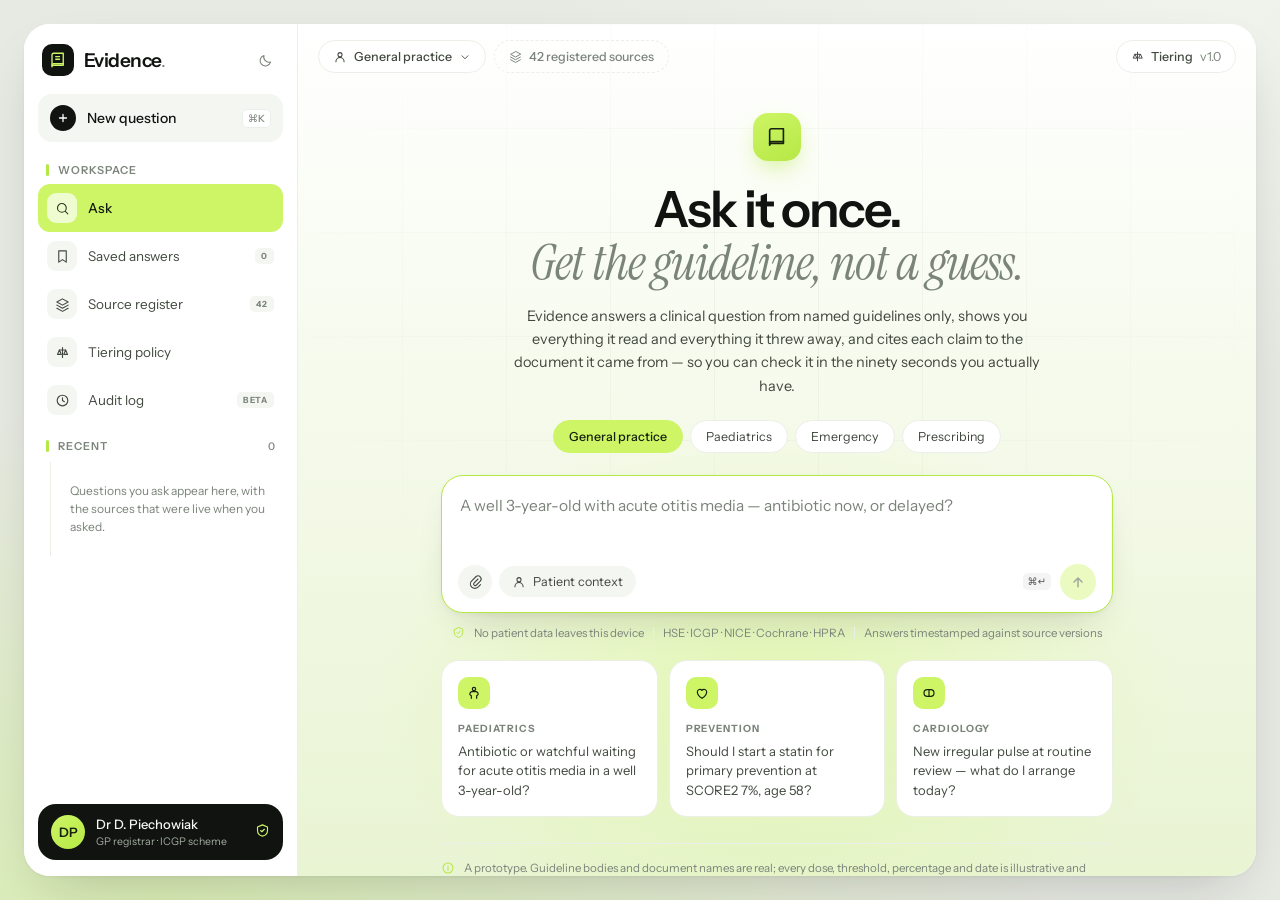
<file: evidence/v1.html>
<!doctype html>
<html lang="en">
<head>
<meta charset="utf-8">
<meta name="viewport" content="width=device-width,initial-scale=1">
<title>Evidence — MedNav</title>
<meta name="description" content="Ask a clinical question, get an answer assembled from named guidelines, with every claim cited and every source graded.">
<link rel="preconnect" href="https://fonts.googleapis.com">
<link rel="preconnect" href="https://fonts.gstatic.com" crossorigin>
<link href="https://fonts.googleapis.com/css2?family=Instrument+Sans:wght@400;500;600;700&family=Instrument+Serif:ital@0;1&display=swap" rel="stylesheet">
<style>
/* ──────────────────────────────────────────────────────────────
   Evidence — MedNav
   One self-contained file. The palette, the shell geometry and the
   streaming choreography come from the Dx Hub design system; the
   product is ours.
   ────────────────────────────────────────────────────────────── */

:root{
  --lime:#cdf565; --lime-deep:#b6e845; --lime-soft:#e8f9c2;
  --ink:#101310; --ink-2:#41493f; --muted:#7b847a;
  --shell:#ffffff; --page:#e7e9e3; --line:#ecefe8; --field:#f4f6f1;
  --haze-a:#ffffff; --haze-b:#e9f4d3;
  --amber:#b07d1c; --amber-bg:#fdf7e8; --amber-line:#f0e0b8;
  --red:#b4482f; --red-bg:#fdf1ee; --red-line:#f2d6cd;
  --on-lime:#16210f;
  color-scheme:light;
}
html[data-theme="dark"]{
  --ink:#f2f5ef; --ink-2:#b9c2b6; --muted:#7e877c;
  --shell:#0e100e; --page:#000; --line:#1e221d; --field:#171a16;
  --haze-a:#0f120f; --haze-b:#1a2114;
  --amber:#d9ad55; --amber-bg:#1d1810; --amber-line:#3a3019;
  --red:#d98d72; --red-bg:#1d1210; --red-line:#3a2119;
  color-scheme:dark;
}

*,*::before,*::after{box-sizing:border-box}
html,body{margin:0;padding:0}
body{
  font-family:'Instrument Sans',ui-sans-serif,system-ui,-apple-system,sans-serif;
  min-height:100vh; padding:24px; color:var(--ink);
  background:
    radial-gradient(130% 100% at 12% 100%, #d9edb4 0%, rgba(217,237,180,0) 55%),
    radial-gradient(90% 70% at 95% 0%, #f0f2ec 0%, rgba(240,242,236,0) 60%),
    var(--page);
  -webkit-font-smoothing:antialiased;
}
html[data-theme="dark"] body{
  background:radial-gradient(130% 100% at 12% 100%,#16200f 0%,rgba(22,32,15,0) 55%),var(--page);
}
button{font-family:inherit;cursor:pointer;border:0;background:none;color:inherit;text-align:left;font-size:inherit}
a{color:inherit}
:focus-visible{outline:2px solid var(--lime-deep);outline-offset:2px;border-radius:10px}
kbd{font-family:inherit;font-size:10px;padding:2px 5px;border-radius:5px;background:#8a938626;color:inherit;opacity:.7}
.sr{position:absolute;width:1px;height:1px;margin:-1px;padding:0;overflow:hidden;
  clip:rect(0 0 0 0);clip-path:inset(50%);white-space:nowrap;border:0}

/* ── shell ───────────────────────────────────────────────────── */
.shell{max-width:1340px;margin:0 auto;display:grid;grid-template-columns:274px 1fr;
  background:var(--shell);border-radius:26px;overflow:hidden;
  box-shadow:0 1px 3px rgba(16,19,16,.05),0 24px 60px -22px rgba(16,19,16,.22);
  height:min(900px,calc(100vh - 48px))}
html[data-theme="dark"] .shell{box-shadow:0 26px 70px -24px rgba(0,0,0,.85)}

/* ── sidebar ─────────────────────────────────────────────────── */
.side{display:flex;flex-direction:column;padding:16px 14px;background:var(--shell);
  border-right:1px solid var(--line);min-width:0}
.brand{display:flex;align-items:center;gap:10px;padding:4px 4px 18px}
.logo{width:32px;height:32px;border-radius:10px;background:var(--ink);color:var(--lime);
  display:grid;place-items:center;flex:none}
html[data-theme="dark"] .logo{background:var(--lime);color:#101310}
.wordmark{font-size:19px;font-weight:600;letter-spacing:-.03em}
.wordmark span{color:var(--muted);font-weight:400}
.themebtn{margin-left:auto;color:var(--muted);padding:6px;border-radius:9px;display:grid;place-items:center}
.themebtn:hover{color:var(--ink);background:var(--field)}

.newsearch{display:flex;align-items:center;gap:11px;width:100%;padding:11px 12px;border-radius:14px;
  background:var(--field);font-size:14px;font-weight:500;margin-bottom:6px;transition:background .15s}
.newsearch:hover{background:var(--line)}
.plus{width:26px;height:26px;border-radius:50%;background:var(--ink);color:var(--shell);
  display:grid;place-items:center;flex:none}
html[data-theme="dark"] .plus{background:var(--lime);color:#101310}
.newsearch kbd{margin-left:auto;background:var(--shell);border:1px solid var(--line);
  font-size:10px;color:var(--muted);opacity:1}

.scrollnav{flex:1;overflow-y:auto;margin:0 -4px;padding:0 4px}
.sechead{display:flex;align-items:center;gap:9px;width:100%;padding:15px 8px 7px;
  font-size:11px;font-weight:600;letter-spacing:.09em;text-transform:uppercase;color:var(--muted)}
.secbar{width:3px;height:12px;border-radius:2px;background:var(--lime-deep);flex:none}
.seccount{margin-left:auto;font-size:10.5px;font-weight:500;letter-spacing:0}
.navitem{display:flex;align-items:center;gap:11px;width:100%;padding:9px;border-radius:12px;
  font-size:13.5px;color:var(--ink-2);transition:background .15s,color .15s}
.navitem:hover{background:var(--field);color:var(--ink)}
.navitem.on{background:var(--lime);color:#111a0d;font-weight:500}
.tile{width:30px;height:30px;border-radius:9px;background:var(--field);
  display:grid;place-items:center;flex:none;transition:background .15s}
.navitem.on .tile{background:#ffffffb0;color:#2c3a22}
.nlab{overflow:hidden;text-overflow:ellipsis;white-space:nowrap}
.beta{margin-left:auto;font-size:8.5px;font-weight:700;letter-spacing:.09em;padding:3px 6px;
  border-radius:5px;background:var(--field);color:var(--muted);flex:none}
.navitem.on .beta{background:#ffffff9e;color:#3d4a30}

.hist{display:flex;flex-direction:column;padding-left:9px;margin:2px 0 8px 12px;
  border-left:1px solid var(--line)}
.hist button{padding:8px 10px;font-size:12.5px;color:var(--muted);border-radius:9px;
  overflow:hidden;text-overflow:ellipsis;white-space:nowrap;display:block;width:100%}
.hist button:hover{color:var(--ink);background:var(--field)}
.hist button.on{color:var(--ink);background:var(--field);font-weight:500}
.histempty{padding:8px 10px;font-size:12px;color:var(--muted);line-height:1.5}

.usercard{display:flex;align-items:center;gap:11px;background:var(--ink);color:#f4f7f0;
  border-radius:18px;padding:11px 13px;margin-top:10px;flex:none}
html[data-theme="dark"] .usercard{background:#181c16;border:1px solid var(--line)}
.avatar{width:34px;height:34px;border-radius:50%;flex:none;display:grid;place-items:center;
  background:linear-gradient(140deg,var(--lime),var(--lime-deep));color:#16210f;font-weight:600;font-size:13px}
.uinfo{min-width:0;flex:1}
.uname{display:block;font-size:13px;font-weight:500;line-height:1.25}
.uplan{display:block;font-size:10.5px;color:#a3ada0;margin-top:2px}
.ubadge{color:var(--lime);flex:none}

/* ── main ────────────────────────────────────────────────────── */
.main{position:relative;display:flex;flex-direction:column;min-width:0;overflow:hidden;
  background:linear-gradient(180deg,var(--haze-a) 0%,var(--haze-b) 100%)}
.glow{position:absolute;inset:0;pointer-events:none;
  background:radial-gradient(60% 45% at 50% 78%,rgba(205,245,101,.35),transparent 70%)}
html[data-theme="dark"] .glow{background:radial-gradient(60% 45% at 50% 80%,rgba(182,232,69,.09),transparent 70%)}
.grid{position:absolute;inset:0;pointer-events:none;
  background-image:linear-gradient(to right,rgba(90,110,80,.07) 1px,transparent 1px),
                   linear-gradient(to bottom,rgba(90,110,80,.07) 1px,transparent 1px);
  background-size:104px 104px;
  -webkit-mask-image:radial-gradient(75% 60% at 50% 32%,#000,transparent 76%);
  mask-image:radial-gradient(75% 60% at 50% 32%,#000,transparent 76%)}
html[data-theme="dark"] .grid{background-image:linear-gradient(to right,rgba(180,220,150,.055) 1px,transparent 1px),
  linear-gradient(to bottom,rgba(180,220,150,.055) 1px,transparent 1px)}

.top{position:relative;display:flex;align-items:center;gap:8px;padding:16px 20px;flex:none;z-index:2}
.chip{display:inline-flex;align-items:center;gap:7px;background:var(--shell);border:1px solid var(--line);
  border-radius:999px;padding:8px 14px;font-size:12.5px;font-weight:500;color:var(--ink-2);
  transition:border-color .16s,transform .16s}
.chip:hover{border-color:var(--lime-deep);transform:translateY(-1px)}
.chip.ghost{background:transparent;border-style:dashed;color:var(--muted)}
.ver{color:var(--muted);font-weight:400}
.topright{margin-left:auto;display:flex;gap:8px}
.burger{display:none}

.stage{position:relative;flex:1;overflow-y:auto;padding:10px 24px 40px;z-index:2;overflow-anchor:none}
.wrap{max-width:672px;margin:0 auto;text-align:center;
  animation:rise .45s cubic-bezier(.2,.7,.3,1) both}
.wrap.left{max-width:722px;text-align:left}
@keyframes rise{from{opacity:0;transform:translateY(12px)}to{opacity:1;transform:none}}

/* ── landing ─────────────────────────────────────────────────── */
.herotile{width:48px;height:48px;border-radius:15px;margin:14px auto 22px;
  background:linear-gradient(155deg,var(--lime),var(--lime-deep));display:grid;place-items:center;
  color:#18220e;box-shadow:0 10px 26px -8px rgba(182,232,69,.75)}
h1{margin:0;font-size:clamp(30px,4.6vw,50px);font-weight:600;letter-spacing:-.04em;line-height:1.05}
h1 em{font-family:'Instrument Serif',serif;font-style:italic;font-weight:400;color:var(--muted);
  letter-spacing:-.02em;display:block;margin-top:1px}
.lede{margin:16px auto 0;max-width:54ch;font-size:14.5px;line-height:1.6;color:var(--ink-2)}

.specrow{display:flex;flex-wrap:wrap;justify-content:center;gap:7px;margin:22px 0 0}
.spec{padding:8px 15px;border-radius:999px;border:1px solid var(--line);background:var(--shell);
  font-size:12.5px;color:var(--ink-2);transition:all .15s}
.spec:hover{border-color:var(--lime-deep)}
.spec.on{background:var(--lime);border-color:var(--lime);color:var(--on-lime);font-weight:500}

.composer{margin-top:22px;background:var(--shell);border:1px solid var(--line);border-radius:22px;
  padding:16px 16px 12px;text-align:left;transition:border-color .2s;
  box-shadow:0 2px 5px rgba(16,19,16,.03),0 18px 40px -20px rgba(16,19,16,.22)}
.composer:focus-within{border-color:var(--lime-deep)}
html[data-theme="dark"] .composer{box-shadow:0 20px 46px -22px rgba(0,0,0,.85)}
.composer textarea{width:100%;border:0;outline:none;background:none;resize:none;font:inherit;
  font-size:15.5px;color:var(--ink);min-height:62px;line-height:1.5}
.composer textarea::placeholder{color:var(--muted)}
.crow{display:flex;align-items:center;gap:7px;flex-wrap:wrap;margin-top:6px}
.grow{flex:1}
.iconbtn{width:34px;height:34px;border-radius:50%;display:grid;place-items:center;background:var(--field);
  color:var(--ink-2);transition:background .15s;flex:none}
.iconbtn:hover{background:var(--line)}
.tool{display:inline-flex;align-items:center;gap:7px;background:var(--field);border-radius:999px;
  padding:8px 13px;font-size:12.5px;color:var(--ink-2);transition:background .15s,color .15s}
.tool:hover{background:var(--lime);color:var(--on-lime)}
.tool.on{background:var(--lime);color:var(--on-lime);font-weight:500}
.send{width:36px;height:36px;border-radius:50%;display:grid;place-items:center;background:var(--lime);
  color:var(--on-lime);transition:transform .15s,opacity .15s;flex:none}
.send:hover:not(:disabled){transform:translateY(-1px)}
.send:disabled{opacity:.4;cursor:not-allowed}
.send.stop{background:var(--ink);color:var(--shell)}
html[data-theme="dark"] .send.stop{background:var(--field);color:var(--ink)}
.send.stop:hover{transform:none;opacity:.85}
.hint{margin-right:2px}
.composer.compact{margin-top:20px;box-shadow:none}
.composer.compact textarea{min-height:44px;font-size:14.5px}

.saved{display:flex;align-items:center;gap:9px;margin-top:13px;font-size:11.5px;color:var(--muted);
  flex-wrap:wrap;justify-content:center}
.saved svg{color:var(--lime-deep)}
.saved .sep{width:1px;height:11px;background:var(--line)}

.cards{display:grid;grid-template-columns:repeat(3,1fr);gap:11px;margin-top:20px;text-align:left}
.card{position:relative;background:var(--shell);border:1px solid var(--line);border-radius:18px;
  padding:16px;transition:border-color .18s,transform .18s;display:block;width:100%}
.card:hover{border-color:var(--lime-deep);transform:translateY(-3px)}
.ctile{width:32px;height:32px;border-radius:10px;background:var(--lime);color:#18220e;
  display:grid;place-items:center;margin-bottom:13px}
.ctag{display:block;font-size:10px;font-weight:700;letter-spacing:.09em;text-transform:uppercase;
  color:var(--muted);margin-bottom:7px}
.card p{margin:0;font-size:13px;line-height:1.5;color:var(--ink-2)}

.footnote{display:flex;align-items:flex-start;gap:9px;margin-top:26px;padding-top:16px;
  border-top:1px solid var(--line);font-size:11.5px;color:var(--muted);line-height:1.55;text-align:left}
.footnote svg{flex:none;margin-top:1px;color:var(--lime-deep)}

.toast{position:fixed;bottom:28px;left:50%;transform:translateX(-50%);z-index:60;background:var(--ink);
  color:var(--shell);font-size:12.5px;padding:11px 18px;border-radius:999px;
  box-shadow:0 14px 34px -12px rgba(0,0,0,.45);animation:rise .25s both}
html[data-theme="dark"] .toast{background:var(--lime);color:#101310}

/* ── the question ────────────────────────────────────────────── */
.askrow{padding:6px 0 2px}
.asklabel{font-size:10px;font-weight:700;letter-spacing:.1em;text-transform:uppercase;color:var(--muted)}
.askq{margin:9px 0 0;font-size:clamp(20px,2.6vw,27px);font-weight:600;letter-spacing:-.03em;line-height:1.26}
.askmeta{display:flex;gap:6px;flex-wrap:wrap;margin-top:13px}
.mchip{display:inline-flex;align-items:center;gap:6px;font-size:11px;color:var(--muted);
  background:var(--shell);border:1px solid var(--line);border-radius:999px;padding:5px 11px}
.mdot{width:6px;height:6px;border-radius:50%;background:var(--lime-deep);flex:none}

.bars{display:inline-flex;gap:3px;align-items:flex-end;height:18px;flex:none}
.bars i{width:3px;border-radius:2px;background:var(--lime-deep);animation:eq .9s ease-in-out infinite}
.bars i:nth-child(1){height:8px}
.bars i:nth-child(2){height:15px;animation-delay:.12s}
.bars i:nth-child(3){height:11px;animation-delay:.24s}
.bars i:nth-child(4){height:17px;animation-delay:.36s}
@keyframes eq{0%,100%{transform:scaleY(.5)}50%{transform:scaleY(1)}}

/* ── reading the question (PICO) ─────────────────────────────── */
.reads{margin-top:16px;background:var(--shell);border:1px solid var(--line);border-radius:16px;padding:13px 14px}
.readhead{display:flex;align-items:center;gap:9px;font-size:12.5px;font-weight:600;margin-bottom:11px}
.readhead svg{color:var(--lime-deep);flex:none}
.picogrid{display:grid;grid-template-columns:repeat(4,1fr);gap:8px}
.pico{background:var(--field);border-radius:11px;padding:9px 11px;min-width:0;
  animation:rowin .3s cubic-bezier(.2,.7,.3,1) backwards;animation-delay:calc(var(--i) * 90ms)}
.pico b{display:block;font-size:9px;font-weight:700;letter-spacing:.09em;text-transform:uppercase;
  color:var(--muted);margin-bottom:4px}
.pico span{display:block;font-size:12px;line-height:1.4;color:var(--ink-2)}

/* ── evidence ledger (ours, not theirs) ──────────────────────── */
.ledger{display:grid;grid-template-columns:repeat(4,1fr);gap:9px;margin-top:12px}
.lcell{background:var(--shell);border:1px solid var(--line);border-radius:14px;padding:11px 13px;
  animation:rowin .3s cubic-bezier(.2,.7,.3,1) backwards;animation-delay:calc(var(--i) * 70ms)}
.lcell b{display:block;font-size:9.5px;font-weight:700;letter-spacing:.09em;text-transform:uppercase;
  color:var(--muted);margin-bottom:6px}
.lnum{display:block;font-size:20px;font-weight:600;letter-spacing:-.03em;line-height:1}
.lnum small{font-size:11px;font-weight:500;color:var(--muted);letter-spacing:0;margin-left:3px}
.lmeter{display:block;height:5px;border-radius:3px;background:var(--field);margin-top:9px;overflow:hidden}
.lmeter i{display:block;height:5px;border-radius:3px;background:var(--lime-deep);
  transition:width .8s cubic-bezier(.2,.7,.3,1)}
.lcell.warnc{background:var(--amber-bg);border-color:var(--amber-line)}
.lcell.warnc .lnum{color:var(--amber)}
.lcell.warnc .lmeter i{background:var(--amber)}
.lfoot{font-size:10.5px;color:var(--muted);margin-top:7px;line-height:1.4}

/* ── retrieval funnel ────────────────────────────────────────── */
.retr{margin-top:12px;background:var(--shell);border:1px solid var(--line);border-radius:16px;padding:12px 14px}
.retrhead{display:flex;align-items:center;gap:10px;width:100%;min-height:34px;padding:4px 2px;
  font-size:12.5px;color:var(--ink-2);border-radius:9px}
.retrhead:disabled{cursor:default}
.retrhead > svg{flex:none;color:var(--lime-deep)}
.rlab{min-width:0;overflow:hidden;text-overflow:ellipsis;white-space:nowrap}
.rgrow{flex:1}
.rshow{font-size:11px;color:var(--muted);flex:none}
.chev{transition:transform .2s;opacity:.6;flex:none}
.chev.up{transform:rotate(180deg)}
.retrlist{display:flex;flex-direction:column;margin-top:11px}
.retrrow{display:grid;grid-template-columns:auto 92px 1fr auto;align-items:center;gap:11px;
  padding:8px 10px;margin-bottom:5px;border-radius:10px;background:var(--field);font-size:11.5px;
  transition:opacity .45s ease;
  animation:rowin .34s cubic-bezier(.2,.7,.3,1) backwards;animation-delay:calc(var(--i) * 55ms)}
.retrrow:last-child{margin-bottom:0}
@keyframes rowin{from{opacity:0;transform:translateY(-5px)}to{opacity:1;transform:none}}
.retrrow.out{opacity:.42}
.retrrow.out .rtitle{text-decoration:line-through;text-decoration-thickness:1px}
.rdot{width:6px;height:6px;border-radius:50%;background:var(--lime-deep);flex:none;transition:background .45s ease}
.rdot.no{background:var(--muted)}
.rorg{font-size:9.5px;font-weight:700;letter-spacing:.06em;text-transform:uppercase;color:var(--muted);
  overflow:hidden;text-overflow:ellipsis;white-space:nowrap}
.rtitle{color:var(--ink-2);line-height:1.4;min-width:0}
.tierbadge{font-style:normal;font-size:9px;font-weight:600;letter-spacing:.05em;padding:3px 7px;
  border-radius:4px;flex:none;white-space:nowrap;background:var(--lime-soft);color:#3f4b2c}
html[data-theme="dark"] .tierbadge{background:#26331a;color:#c2d4a4}
.tierbadge.t2{background:var(--amber-bg);color:var(--amber);border:1px solid var(--amber-line)}
.tierbadge.why{background:transparent;color:var(--muted);font-weight:500;letter-spacing:0;
  font-size:10px;padding:0;text-transform:none}

/* ── the outline skeleton: the answer's shape before its words ─ */
.outline{margin-top:12px;background:var(--shell);border:1px solid var(--line);border-radius:18px;padding:15px 16px}
.outhead{display:flex;align-items:center;gap:9px;font-size:12.5px;font-weight:600;margin-bottom:12px}
.outhead svg{color:var(--lime-deep);flex:none}
.outrow{display:flex;align-items:center;gap:11px;padding:8px 2px;
  animation:rowin .3s cubic-bezier(.2,.7,.3,1) backwards;animation-delay:calc(var(--i) * 110ms)}
.outnum{width:19px;height:19px;border-radius:6px;background:var(--field);color:var(--muted);
  font-size:10px;font-weight:700;display:grid;place-items:center;flex:none}
.outlab{font-size:12.5px;color:var(--ink-2);flex:none}
.outbar{flex:1;height:6px;border-radius:3px;background:var(--field);overflow:hidden;position:relative}
.outbar::after{content:"";position:absolute;inset:0;border-radius:3px;
  background:linear-gradient(90deg,transparent,var(--lime-soft),transparent);
  transform:translateX(-100%);animation:sweep 1.5s ease-in-out infinite;animation-delay:calc(var(--i) * 160ms)}
html[data-theme="dark"] .outbar::after{background:linear-gradient(90deg,transparent,#26331a,transparent)}
@keyframes sweep{to{transform:translateX(100%)}}

/* ── the answer ──────────────────────────────────────────────── */
.answer{margin-top:12px;background:var(--shell);border:1px solid var(--line);border-radius:20px;padding:18px}
.ahead{display:flex;align-items:center;gap:10px;padding-bottom:13px;border-bottom:1px solid var(--line);margin-bottom:15px}
.atile{width:28px;height:28px;border-radius:9px;color:#18220e;display:grid;place-items:center;flex:none;
  background:linear-gradient(155deg,var(--lime),var(--lime-deep))}
.astamp{font-size:11px;font-weight:600;letter-spacing:.05em;text-transform:uppercase;color:var(--muted)}
.live{margin-left:auto;font-size:10.5px;font-weight:500;color:var(--lime-deep);
  animation:pulse 1.2s ease-in-out infinite}
.live.halted{color:var(--amber);animation:none}
@keyframes pulse{0%,100%{opacity:.45}50%{opacity:1}}

.bottomline{background:var(--lime-soft);border:1px solid #d6ee9e;border-radius:14px;padding:13px 15px;
  margin-bottom:16px}
html[data-theme="dark"] .bottomline{background:#1a2114;border-color:#2b3a1c}
.blhead{display:flex;align-items:center;gap:8px;font-size:9.5px;font-weight:700;letter-spacing:.1em;
  text-transform:uppercase;color:#3f4b2c;margin-bottom:8px}
html[data-theme="dark"] .blhead{color:#c2d4a4}
.bottomline p{margin:0;font-size:14px;line-height:1.62;color:var(--ink)}

.prose h3{margin:20px 0 8px;font-size:13.5px;font-weight:600;letter-spacing:-.01em}
.prose h3:first-child{margin-top:0}
.prose p{margin:0 0 12px;font-size:14px;line-height:1.68;color:var(--ink-2)}
.prose p:last-child{margin-bottom:0}
.prose strong{color:var(--ink);font-weight:600}
.citemark{position:relative;display:inline-grid;place-items:center;min-width:16px;height:16px;padding:0 4px;
  border-radius:5px;background:var(--lime-soft);color:#3f4b2c;font-size:9.5px;font-weight:700;
  vertical-align:2px;margin:0 1px;
  animation:citein .22s cubic-bezier(.2,.9,.3,1.4)}
@keyframes citein{from{opacity:0;transform:scale(.5)}}
.citemark::after{content:"";position:absolute;inset:-11px -2px}
html[data-theme="dark"] .citemark{background:#26331a;color:#c2d4a4}
.citemark:hover,.citemark.hot{background:var(--lime);color:var(--on-lime)}
.inlinewarn,.inlinenote{display:flex;gap:9px;align-items:flex-start;margin:0 0 12px;padding:11px 13px;
  border-radius:12px;font-size:12.5px;line-height:1.55}
.inlinewarn{background:var(--field);color:var(--ink-2);border:1px solid var(--line)}
.inlinewarn svg{flex:none;margin-top:2px;color:var(--muted)}
.inlinenote{background:var(--amber-bg);border:1px solid var(--amber-line);color:var(--ink-2)}
.inlinenote svg{flex:none;margin-top:2px;color:var(--amber)}
.caret{display:inline-block;width:2px;height:15px;background:var(--lime-deep);vertical-align:-2px;
  margin-left:2px;animation:blink .9s steps(2) infinite}
@keyframes blink{0%,100%{opacity:1}50%{opacity:0}}

/* ── where the sources disagree ──────────────────────────────── */
.block{margin-top:12px;border-radius:18px;padding:15px 16px;border:1px solid var(--line);background:var(--shell)}
.bhead{display:flex;align-items:center;gap:9px;font-size:12.5px;font-weight:600;margin-bottom:12px}
.bhead svg{flex:none}
.bcount{margin-left:auto;font-size:10.5px;font-weight:500;color:var(--muted)}
.block.split{background:var(--amber-bg);border-color:var(--amber-line)}
.block.split .bhead{color:var(--amber)}
.splitrow{background:var(--shell);border:1px solid var(--amber-line);border-radius:13px;padding:12px 13px;
  margin-bottom:8px}
html[data-theme="dark"] .splitrow{background:#12140f}
.splitrow:last-child{margin-bottom:0}
.sclaim{font-size:12.5px;font-weight:600;margin-bottom:10px;line-height:1.4}
.sides{display:grid;grid-template-columns:1fr 1fr;gap:10px}
.sidebox{background:var(--field);border-radius:10px;padding:9px 11px}
.sidebox b{display:block;font-size:9px;font-weight:700;letter-spacing:.07em;text-transform:uppercase;
  color:var(--muted);margin-bottom:4px}
.sidebox span{display:block;font-size:12px;line-height:1.45;color:var(--ink-2)}
.stake{display:flex;gap:8px;align-items:flex-start;margin-top:10px;font-size:12px;line-height:1.5;
  color:var(--ink-2)}
.stake svg{flex:none;margin-top:2px;color:var(--amber)}
.stake b{color:var(--ink);font-weight:600}

/* ── what would change this answer ───────────────────────────── */
.block.changers .bhead{color:var(--ink)}
.block.changers .bhead svg{color:var(--lime-deep)}
.chline{display:flex;gap:10px;align-items:flex-start;padding:9px 0;border-top:1px solid var(--line);
  font-size:12.5px;line-height:1.55;color:var(--ink-2)}
.chline:first-of-type{border-top:0;padding-top:0}
.chdot{width:18px;height:18px;border-radius:6px;background:var(--field);color:var(--muted);flex:none;
  display:grid;place-items:center;font-size:10px;font-weight:700;margin-top:1px}
.chline b{color:var(--ink);font-weight:600}

/* ── sources ─────────────────────────────────────────────────── */
.srchead{display:flex;align-items:center;gap:8px;font-size:10px;font-weight:700;letter-spacing:.1em;
  text-transform:uppercase;color:var(--muted);margin:20px 0 9px}
.srchead .sgrow{flex:1}
.srcs{display:flex;flex-direction:column;gap:7px}
.src{display:flex;gap:11px;align-items:flex-start;background:var(--field);border:1px solid transparent;
  border-radius:13px;padding:11px 13px;transition:border-color .15s,background .15s,opacity .3s;
  width:100%;scroll-margin:20px}
.src:hover{border-color:var(--lime-deep);background:var(--shell)}
.src.hot{border-color:var(--lime-deep);background:var(--shell)}
.snum{width:20px;height:20px;border-radius:6px;background:var(--lime-soft);color:#3f4b2c;font-size:10px;
  font-weight:700;display:grid;place-items:center;flex:none;margin-top:1px}
html[data-theme="dark"] .snum{background:#26331a;color:#c2d4a4}
.sbody{min-width:0;flex:1}
.sorg{display:flex;align-items:center;gap:8px;font-size:10.5px;font-weight:600;letter-spacing:.05em;
  text-transform:uppercase;color:var(--muted);flex-wrap:wrap}
.stitle{display:block;font-size:12.5px;color:var(--ink-2);margin-top:4px;line-height:1.45}
.sage{display:inline-flex;align-items:center;gap:5px;margin-top:6px;font-size:10.5px;color:var(--muted)}
.agedot{width:5px;height:5px;border-radius:50%;background:var(--lime-deep);flex:none}
.agedot.old{background:var(--amber)}
.sgo{color:var(--muted);flex:none;margin-top:2px}

/* ── actions and follow-ups ──────────────────────────────────── */
.actions{display:flex;align-items:center;gap:7px;flex-wrap:wrap;margin-top:18px;padding-top:14px;
  border-top:1px solid var(--line)}
.act{display:inline-flex;align-items:center;gap:7px;font-size:12px;color:var(--muted);padding:7px 11px;
  border-radius:9px;transition:background .15s,color .15s}
.act:hover{background:var(--field);color:var(--ink)}
.act.on{background:var(--lime);color:var(--on-lime)}
.act.on.down{background:var(--amber-bg);color:var(--amber)}
.agrow{flex:1}
.adisc{font-size:11px;color:var(--muted)}

.followups{display:flex;align-items:center;gap:7px;flex-wrap:wrap;margin-top:16px}
.flabel{font-size:10px;font-weight:700;letter-spacing:.1em;text-transform:uppercase;color:var(--muted);margin-right:3px}
.fchip{display:inline-flex;align-items:center;gap:8px;background:var(--shell);border:1px solid var(--line);
  border-radius:999px;padding:9px 15px;font-size:12.5px;color:var(--ink-2);transition:all .15s}
.fchip:hover{border-color:var(--lime-deep);transform:translateY(-1px)}

.jump{position:absolute;left:50%;bottom:20px;z-index:8;transform:translateX(-50%);
  display:inline-flex;align-items:center;gap:7px;background:var(--ink);color:var(--shell);
  font-size:11.5px;font-weight:500;padding:8px 15px;border-radius:999px;
  box-shadow:0 12px 30px -10px rgba(0,0,0,.5);animation:rise .2s both}
html[data-theme="dark"] .jump{background:var(--lime);color:#101310}
.jump:hover{opacity:.9}
.jump[hidden]{display:none}
.flip{transform:rotate(180deg);display:inline-grid}

/* ── prior turns in a thread ─────────────────────────────────── */
.prior{margin-bottom:14px;padding-bottom:14px;border-bottom:1px dashed var(--line)}
.priorq{display:flex;align-items:center;gap:9px;width:100%;padding:10px 12px;border-radius:13px;
  background:var(--shell);border:1px solid var(--line);font-size:13px;color:var(--ink-2);
  transition:border-color .15s}
.priorq:hover{border-color:var(--lime-deep);color:var(--ink)}
.priorq .qn{font-size:10px;font-weight:700;color:var(--muted);flex:none;letter-spacing:.06em}
.priorq .qt{min-width:0;overflow:hidden;text-overflow:ellipsis;white-space:nowrap;flex:1}

@media (max-width:1000px){
  body{padding:0}
  .shell{grid-template-columns:1fr;border-radius:0;height:100vh}
  .side{position:fixed;inset:0 auto 0 0;width:274px;z-index:40;transform:translateX(-100%);
    transition:transform .25s ease}
  .side.open{transform:none;box-shadow:0 0 0 100vmax rgba(10,14,10,.45)}
  .burger{display:inline-grid;place-items:center;width:36px;height:36px;border-radius:11px;
    background:var(--shell);border:1px solid var(--line)}
  .cards{grid-template-columns:1fr}
  .ledger,.picogrid{grid-template-columns:repeat(2,1fr)}
  .sides{grid-template-columns:1fr}
  .stage{padding:8px 18px 32px}
  .retrrow{grid-template-columns:auto 1fr;row-gap:4px;padding:9px 11px}
  .retrrow .rorg,.retrrow .rtitle,.retrrow .tierbadge{grid-column:2}
  .retrrow .tierbadge{justify-self:start}
}
@media (max-width:540px){
  /* the top bar carries two decorative chips; on a phone the scope
     selector is the only one worth the row */
  .top{padding:12px 14px;gap:6px}
  .top .chip.ghost,.topright{display:none}
  .stage{padding:8px 14px 28px}
  .answer{padding:15px 14px}
  .ledger,.picogrid{grid-template-columns:1fr}
  .jump{bottom:14px}
  /* one-handed, mid-consultation: every control gets a real target */
  .chip,.act,.fchip,.spec,.tool{min-height:40px;font-size:12px}
  .chip{padding:7px 13px}
  .retrhead{min-height:44px}
  .iconbtn,.send{width:40px;height:40px}
}
@media (prefers-reduced-motion:reduce){*{transition:none!important;animation:none!important}}
</style>
</head>
<body>
<div class="shell">
  <aside class="side" id="side">
    <div class="brand">
      <span class="logo" aria-hidden="true">
        <svg width="18" height="18" viewBox="0 0 24 24" fill="none" stroke="currentColor" stroke-width="1.8" stroke-linecap="round" stroke-linejoin="round"><path d="M4 5a2 2 0 0 1 2-2h13v16H6a2 2 0 0 0-2 2Z"/><path d="M4 19a2 2 0 0 1 2-2h13M9 7.5h5M9 11h5"/></svg>
      </span>
      <span class="wordmark">Evidence<span>.</span></span>
      <button class="themebtn" id="themebtn" aria-label="Switch theme"></button>
    </div>

    <button class="newsearch" id="newsearch">
      <span class="plus" aria-hidden="true"><svg width="14" height="14" viewBox="0 0 24 24" fill="none" stroke="currentColor" stroke-width="2.2" stroke-linecap="round"><path d="M12 6v12M6 12h12"/></svg></span>
      New question <kbd>&#8984;K</kbd>
    </button>

    <nav class="scrollnav" id="nav"></nav>

    <div class="usercard">
      <span class="avatar" aria-hidden="true">DP</span>
      <span class="uinfo">
        <span class="uname">Dr D. Piechowiak</span>
        <span class="uplan">GP registrar &middot; ICGP scheme</span>
      </span>
      <span class="ubadge" aria-hidden="true">
        <svg width="15" height="15" viewBox="0 0 24 24" fill="none" stroke="currentColor" stroke-width="1.8" stroke-linecap="round" stroke-linejoin="round"><path d="M12 3 4 6.5v5c0 4.6 3.2 8.4 8 9.5 4.8-1.1 8-4.9 8-9.5v-5Z"/><path d="m9 12 2 2 4-4"/></svg>
      </span>
    </div>
  </aside>

  <main class="main">
    <div class="glow" aria-hidden="true"></div>
    <div class="grid" aria-hidden="true"></div>
    <div class="top" id="top"></div>
    <div class="stage" id="stage"></div>
    <button class="jump" id="jump" hidden>
      <span class="flip"><svg width="13" height="13" viewBox="0 0 24 24" fill="none" stroke="currentColor" stroke-width="1.8" stroke-linecap="round" stroke-linejoin="round"><path d="m6 15.5 6-6 6 6"/></svg></span>
      Jump to latest
    </button>
  </main>
</div>
<span class="sr" role="status" aria-live="polite" id="live"></span>
<script>
(function(){
"use strict";

/* ══════════════════════════════════════════════════════════════
   1. Small helpers
   ══════════════════════════════════════════════════════════════ */
const $  = (s,r)=>(r||document).querySelector(s);
const $$ = (s,r)=>Array.from(((r||document).querySelectorAll(s)));
const esc = s => String(s).replace(/[&<>"]/g,c=>({'&':'&amp;','<':'&lt;','>':'&gt;','"':'&quot;'}[c]));
const reduced = () => window.matchMedia && window.matchMedia('(prefers-reduced-motion: reduce)').matches;

/* One icon factory. Everything is a 24-grid stroke path, so the whole
   icon set is a string table rather than 40 hand-written SVGs. */
const P = {
  book:'M4 5a2 2 0 0 1 2-2h13v16H6a2 2 0 0 0-2 2Z|M4 19a2 2 0 0 1 2-2h13',
  search:'M11 4a7 7 0 1 0 0 14 7 7 0 0 0 0-14Z|m16.5 16.5 4 4',
  filter:'M4 6h16M7 12h10M10 18h4',
  scale:'M12 4v16M7 8h10|M7 8 4 15h6ZM17 8l-3 7h6Z',
  layers:'M12 3 3 8l9 5 9-5Z|m3 13 9 5 9-5M3 18l9 5 9-5',
  spark:'M12 3v4M12 17v4M3 12h4M17 12h4M5.6 5.6l2.8 2.8M15.6 15.6l2.8 2.8M18.4 5.6l-2.8 2.8M8.4 15.6l-2.8 2.8',
  check:'M12 3 4 6.5v5c0 4.6 3.2 8.4 8 9.5 4.8-1.1 8-4.9 8-9.5v-5Z|m9 12 2 2 4-4',
  split:'M6 3v6a4 4 0 0 0 4 4h8M18 3v6a4 4 0 0 1-4 4H6|m15 10 3 3-3 3',
  alert:'M12 8v5M12 16.5v.5|M10.3 4.2 3 17a2 2 0 0 0 1.7 3h14.6a2 2 0 0 0 1.7-3L13.7 4.2a2 2 0 0 0-3.4 0Z',
  info:'M12 16v-5M12 8v.5|M12 3.5a8.5 8.5 0 1 0 0 17 8.5 8.5 0 0 0 0-17Z',
  key:'M15 3a6 6 0 1 0-4.5 10L9 14.5H7v2H5v2H3v-3l6-6A6 6 0 0 0 15 3Z',
  copy:'M9 9h9a2 2 0 0 1 2 2v9a2 2 0 0 1-2 2H9a2 2 0 0 1-2-2v-9a2 2 0 0 1 2-2Z|M5 15H4a2 2 0 0 1-2-2V4a2 2 0 0 1 2-2h9a2 2 0 0 1 2 2v1',
  quote:'M9 7H6a2 2 0 0 0-2 2v3h5V7ZM19 7h-3a2 2 0 0 0-2 2v3h5V7Z|M4 12c0 3 1.5 4.5 4 5M14 12c0 3 1.5 4.5 4 5',
  save:'M6 3h12v18l-6-4-6 4Z',
  up:'M7 20V10l5-7 1 1v6h6l-2 10Z',
  down:'M17 4v10l-5 7-1-1v-6H5l2-10Z',
  send:'M12 19V6M6 12l6-6 6 6',
  stop:'M8 8h8v8H8Z',
  clip:'M16 8 9.5 14.5a2.5 2.5 0 0 0 3.5 3.5L20 11a5 5 0 0 0-7-7l-7 7a7 7 0 0 0 10 10l4-4',
  user:'M12 4.5a3.5 3.5 0 1 0 0 7 3.5 3.5 0 0 0 0-7ZM5 20a7 7 0 0 1 14 0',
  chev:'m6 9.5 6 6 6-6',
  arrow:'M7 17 17 7M9 7h8v8',
  clock:'M12 3.5a8.5 8.5 0 1 0 0 17 8.5 8.5 0 0 0 0-17Z|M12 7.5V12l3 2',
  sun:'M12 8a4 4 0 1 0 0 8 4 4 0 0 0 0-8Z|M12 2v2M12 20v2M2 12h2M20 12h2M4.9 4.9l1.4 1.4M17.7 17.7l1.4 1.4M19.1 4.9l-1.4 1.4M6.3 17.7l-1.4 1.4',
  moon:'M20 14.5A8.5 8.5 0 0 1 9.5 4 8.5 8.5 0 1 0 20 14.5Z',
  burger:'M4 7h16M4 12h16M4 17h16',
  target:'M12 3.5a8.5 8.5 0 1 0 0 17 8.5 8.5 0 0 0 0-17Z|M12 8.5a3.5 3.5 0 1 0 0 7 3.5 3.5 0 0 0 0-7Z',
  pill:'M4.5 12a5 5 0 0 1 5-5h5a5 5 0 0 1 0 10h-5a5 5 0 0 1-5-5Z|M12 7v10',
  heart:'M12 20s-7-4.5-7-9.5A3.9 3.9 0 0 1 12 8a3.9 3.9 0 0 1 7 2.5C19 15.5 12 20 12 20Z',
  child:'M12 3.5a2.5 2.5 0 1 0 0 5 2.5 2.5 0 0 0 0-5ZM8 20v-4l-1.5-1a2 2 0 0 1-.5-2.6l.6-1A3 3 0 0 1 9.2 10h5.6a3 3 0 0 1 2.6 1.4l.6 1a2 2 0 0 1-.5 2.6L16 16v4'
};
function ico(name,size,sw){
  const d = (P[name]||'').split('|').map(p=>`<path d="${p}"/>`).join('');
  const s = size||16;
  return `<svg width="${s}" height="${s}" viewBox="0 0 24 24" fill="none" stroke="currentColor"
    stroke-width="${sw||1.8}" stroke-linecap="round" stroke-linejoin="round" aria-hidden="true">${d}</svg>`;
}

/* ══════════════════════════════════════════════════════════════
   2. Scopes — the practice setting shapes retrieval, so it is a
      first-class control rather than a preference buried in settings.
   ══════════════════════════════════════════════════════════════ */
const SCOPES = [
  {id:'gp',    label:'General practice', ico:'user'},
  {id:'paeds', label:'Paediatrics',      ico:'child'},
  {id:'ed',    label:'Emergency',        ico:'heart'},
  {id:'rx',    label:'Prescribing',      ico:'pill'}
];

/* ══════════════════════════════════════════════════════════════
   3. The answers.
      Clinical content below is ILLUSTRATIVE. Guideline bodies,
      document names and the shape of the disagreements are real;
      doses, thresholds, dates and numeric figures are placeholders
      and must be replaced with each body's published values before
      this goes anywhere near a patient.
   ══════════════════════════════════════════════════════════════ */
const ANSWERS = {

otitis:{
  scope:'paeds',
  pico:{P:'Child 3 years, acute otitis media, systemically well',
        I:'Immediate oral antibiotic',
        C:'No prescription, or a delayed prescription',
        O:'Symptom duration, complication rate'},
  retrieved:[
    {org:'HSE / antibioticprescribing.ie', t:'Acute otitis media — primary care antimicrobial guidance', keep:true, tier:'1'},
    {org:'ICGP', t:'Quick reference guide — respiratory tract infections in children', keep:true, tier:'1'},
    {org:'NICE NG91', t:'Otitis media (acute) — antimicrobial prescribing', keep:true, tier:'1'},
    {org:'Cochrane', t:'Antibiotics for acute otitis media in children', keep:true, tier:'1'},
    {org:'HPRA', t:'Amoxicillin oral suspension — Summary of Product Characteristics', keep:true, tier:'1'},
    {org:'AAP', t:'Diagnosis and management of acute otitis media', keep:true, tier:'2'},
    {org:'HPSC', t:'Antimicrobial resistance surveillance — annual report', keep:false, why:'Surveillance data, carries no recommendation'},
    {org:'HSE', t:'Otitis externa — topical treatment', keep:false, why:'Different condition'},
    {org:'NICE NG79', t:'Otitis media with effusion in under-12s', keep:false, why:'Effusion without acute infection'}
  ],
  ledger:{tier1:5, total:6, oldestYr:2019, agreement:'split', confidence:78,
          note:'Five Tier 1 sources agree on first-line agent. They part company on when to prescribe at all.'},
  outline:['Bottom line','When to prescribe','Agent, dose and duration','If penicillin-allergic','Safety-netting'],
  bottom:'For a systemically well 3-year-old with acute otitis media, Irish primary care guidance supports no immediate antibiotic or a delayed prescription, with review at 3 days. Where an antibiotic is indicated, amoxicillin is first line.[1][2]',
  body:[
    {t:'h', x:'When to prescribe'},
    {t:'p', x:'**HSE primary care antimicrobial guidance recommends** that most children over 2 years with acute otitis media are managed with analgesia and a delayed prescription rather than an immediate one, because the majority settle within 3 days without antibiotics.[1][4]'},
    {t:'p', x:'**The ICGP quick reference guide adds** that an immediate prescription is indicated where the child is systemically unwell, has otorrhoea, has bilateral disease under 2 years, or is immunocompromised.[2] None of those apply to a well 3-year-old with unilateral disease.'},
    {t:'p', x:'**The Cochrane review quantifies the gap**: roughly 1 in 20 children treated with antibiotics has less pain at days 2–7 than they would have had otherwise, against a comparable rate of rash, vomiting or diarrhoea attributable to treatment.[4] That trade-off is the whole reason the guidance is written as a delayed prescription rather than a refusal.'},
    {t:'h', x:'Agent, dose and duration'},
    {t:'p', x:'**Where an antibiotic is used, HSE guidance names amoxicillin as first line**, dosed by weight, with a 5-day course for uncomplicated disease in a child over 2 years.[1][5] NICE NG91 uses the same agent and the same duration.[3]'},
    {t:'note', x:'Dose figures on this page are illustrative. Confirm the weight-band dose against the HPRA Summary of Product Characteristics and your local formulary before prescribing.'},
    {t:'h', x:'If penicillin-allergic'},
    {t:'p', x:'**The guidance lists clarithromycin as the alternative**, with erythromycin where a macrolide is needed in pregnancy.[1] Neither is first line on efficacy grounds — both appear because of allergy, not because they perform better.[4]'},
    {t:'h', x:'Safety-netting'},
    {t:'p', x:'**All three guideline sources converge here.** Advise the parent to use the delayed prescription if symptoms have not started improving by 3 days, or sooner if the child becomes systemically unwell.[1][2][3] Same-day review is indicated for signs of mastoiditis or intracranial spread.[3]'},
    {t:'warn', x:'None of the Irish sources give a specific analgesic dosing schedule for this indication. Follow your usual paediatric antipyretic and analgesic dosing.'}
  ],
  split:[
    {claim:'Whether a child under 2 with bilateral disease gets an immediate antibiotic',
     a:{src:'NICE NG91', pos:'Offers a delayed or immediate prescription, framed as a judgement call, with no age-based mandate.'},
     b:{src:'AAP', pos:'Recommends immediate antibiotics for bilateral acute otitis media under 24 months, regardless of severity.'},
     take:'Irish practice follows the HSE and ICGP line, which is closer to NICE. The AAP position is the reason you will see conflicting advice in textbooks and in parents’ online searches — worth naming explicitly in the consultation.'}
  ],
  changers:[
    'The child is **under 2 with bilateral disease** — the threshold for an immediate prescription drops in every source here.',
    '**Otorrhoea** is present — moves this to an immediate prescription under HSE and NICE guidance alike.',
    'The child is **immunocompromised, or has a cochlear implant or craniofacial abnormality** — outside the scope of routine primary care guidance.',
    '**Symptoms have already run beyond 3 days** without improvement — the delayed prescription is now due.'
  ],
  sources:[
    {n:1, org:'HSE / antibioticprescribing.ie', t:'Acute otitis media — primary care antimicrobial guidance', d:'2025', tier:'1', age:'Reviewed 8 months ago'},
    {n:2, org:'ICGP', t:'Quick reference guide — respiratory tract infections in children', d:'2024', tier:'1', age:'Reviewed 1 year ago'},
    {n:3, org:'NICE NG91', t:'Otitis media (acute) — antimicrobial prescribing', d:'2022', tier:'1', age:'Reviewed 3 years ago'},
    {n:4, org:'Cochrane', t:'Antibiotics for acute otitis media in children', d:'2023', tier:'1', age:'Reviewed 2 years ago'},
    {n:5, org:'HPRA', t:'Amoxicillin oral suspension — Summary of Product Characteristics', d:'2025', tier:'1', age:'Current'},
    {n:6, org:'AAP', t:'Diagnosis and management of acute otitis media', d:'2019', tier:'2', age:'Reviewed 6 years ago', old:true}
  ],
  followups:['Show the weight-band dosing table','What if it recurs within 30 days?','Draft a parent explanation for delayed prescribing']
},

statin:{
  scope:'gp',
  pico:{P:'Adult 58, no established cardiovascular disease',
        I:'Start a statin now',
        C:'Lifestyle measures and recalculate in 12 months',
        O:'10-year risk of a cardiovascular event'},
  retrieved:[
    {org:'ESC 2021', t:'Guidelines on cardiovascular disease prevention in clinical practice', keep:true, tier:'1'},
    {org:'ICGP', t:'Cardiovascular risk assessment in general practice', keep:true, tier:'1'},
    {org:'NICE NG238', t:'Cardiovascular disease — risk assessment and lipid modification', keep:true, tier:'1'},
    {org:'SCORE2 working group', t:'Risk prediction algorithms for European populations', keep:true, tier:'1'},
    {org:'HSE', t:'Chronic disease management programme — lipid targets', keep:true, tier:'1'},
    {org:'CTT Collaboration', t:'Efficacy and safety of statin therapy — meta-analysis', keep:true, tier:'2'},
    {org:'NICE NG28', t:'Type 2 diabetes in adults — management', keep:false, why:'Diabetes not stated in the question'},
    {org:'HSE', t:'Secondary prevention after myocardial infarction', keep:false, why:'Secondary prevention, different population'},
    {org:'HPRA', t:'Rosuvastatin — Summary of Product Characteristics', keep:false, why:'Product detail, no threshold recommendation'}
  ],
  ledger:{tier1:5, total:6, oldestYr:2021, agreement:'split', confidence:71,
          note:'The evidence for benefit is strong and consistent. The disagreement is about where the treatment line sits, not whether statins work.'},
  outline:['Bottom line','Which risk tool applies here','Where the threshold sits','What to do at the borderline','Discussing it'],
  bottom:'A SCORE2 of 7% at age 58 sits in the ESC high-risk band, where lipid-lowering is recommended alongside lifestyle measures. The same patient scored on QRISK3 under NICE may fall below the 10% treatment threshold, so the tool you use decides the answer.[1][3]',
  body:[
    {t:'h', x:'Which risk tool applies here'},
    {t:'p', x:'**ICGP guidance directs Irish general practice to SCORE2** for apparently healthy adults aged 40–69, using the low-risk region calibration for Ireland.[2][4] SCORE2 estimates 10-year risk of fatal *and* non-fatal cardiovascular events, which is why its numbers are not interchangeable with the older SCORE chart.[4]'},
    {t:'h', x:'Where the threshold sits'},
    {t:'p', x:'**Under ESC 2021, for the 50–69 age band, a SCORE2 of 5% to under 10% is the high-risk category**, and risk-factor treatment is recommended after a discussion of benefit and preference.[1] A value of 7% therefore falls squarely in the band where a statin is offered.[1]'},
    {t:'p', x:'**The HSE chronic disease management programme aligns with that**, setting an LDL-C target rather than a fixed dose, and expecting a recorded conversation about starting treatment at this level of risk.[5]'},
    {t:'note', x:'Thresholds and percentages on this page are illustrative. Verify against the current published ESC, NICE and ICGP documents before applying them.'},
    {t:'h', x:'What to do at the borderline'},
    {t:'p', x:'**All the sources here treat the number as the start of a conversation, not the end of one.**[1][2][3] ESC lists risk modifiers that shift the decision upward: a family history of premature cardiovascular disease, raised Lp(a), chronic inflammatory disease, or a coronary artery calcium score above the age-adjusted range.[1] The CTT meta-analysis puts the expected benefit at roughly a fifth reduction in major vascular events per 1 mmol/L of LDL-C lowering, and that proportional benefit holds across baseline risk.[6]'},
    {t:'h', x:'Discussing it'},
    {t:'p', x:'**Because the absolute benefit scales with baseline risk**, the useful framing for this patient is the number of events avoided per 100 people treated for 10 years, not the relative risk reduction.[6] ICGP guidance asks for the decision, the risk figure and the tool used to be documented.[2]'},
    {t:'warn', x:'The retrieved sources do not settle whether a coronary artery calcium score should be sought before starting treatment at this risk level in Irish practice, and access varies by region.'}
  ],
  split:[
    {claim:'The risk threshold at which a statin is offered for primary prevention',
     a:{src:'ESC 2021 / SCORE2', pos:'5% to <10% at ages 50–69 is high risk. Treatment recommended after discussion. This patient qualifies at 7%.'},
     b:{src:'NICE NG238 / QRISK3', pos:'Offer atorvastatin at a QRISK3 of 10% or more. A 7% SCORE2 does not map onto QRISK3, and the same patient may sit below the line.'},
     take:'The tools measure different outcomes over different populations, so the numbers are not comparable. Irish practice follows ICGP and uses SCORE2 — record which tool produced the figure, because a later reviewer cannot infer it from the number alone.'}
  ],
  changers:[
    '**Established cardiovascular disease, diabetes or CKD** — this leaves primary prevention entirely and the risk calculators no longer apply.',
    '**A family history of premature cardiovascular disease**, or a raised Lp(a) — an ESC risk modifier that moves a borderline decision toward treating.',
    '**LDL-C above 4.9 mmol/L, or a total cholesterol above 7.5 mmol/L with a family history** — raises familial hypercholesterolaemia, a different pathway.',
    '**The patient is over 70** — the ESC risk bands change, and the SCORE2-OP calibration applies instead.'
  ],
  sources:[
    {n:1, org:'ESC 2021', t:'Guidelines on cardiovascular disease prevention in clinical practice', d:'2021', tier:'1', age:'Reviewed 4 years ago', old:true},
    {n:2, org:'ICGP', t:'Cardiovascular risk assessment in general practice', d:'2025', tier:'1', age:'Reviewed 6 months ago'},
    {n:3, org:'NICE NG238', t:'Cardiovascular disease — risk assessment and lipid modification', d:'2023', tier:'1', age:'Reviewed 2 years ago'},
    {n:4, org:'SCORE2', t:'Risk prediction algorithms for European populations', d:'2021', tier:'1', age:'Reviewed 4 years ago', old:true},
    {n:5, org:'HSE', t:'Chronic disease management programme — lipid targets', d:'2025', tier:'1', age:'Current'},
    {n:6, org:'CTT Collaboration', t:'Efficacy and safety of statin therapy — meta-analysis', d:'2022', tier:'2', age:'Reviewed 3 years ago'}
  ],
  followups:['What are the ESC risk modifiers in full?','How do SCORE2 and QRISK3 differ?','Draft a shared decision note for the chart']
},

af:{
  scope:'gp',
  pico:{P:'Adult, new irregular pulse at routine review, asymptomatic',
        I:'Confirm, risk-stratify and anticoagulate',
        C:'Refer without starting treatment',
        O:'Stroke prevention, time to diagnosis'},
  retrieved:[
    {org:'ESC 2024', t:'Guidelines for the management of atrial fibrillation', keep:true, tier:'1'},
    {org:'ICGP', t:'Atrial fibrillation in general practice — detection and referral', keep:true, tier:'1'},
    {org:'NICE NG196', t:'Atrial fibrillation — diagnosis and management', keep:true, tier:'1'},
    {org:'HSE', t:'Anticoagulation in non-valvular atrial fibrillation', keep:true, tier:'1'},
    {org:'EAST-AFNET 4', t:'Early rhythm-control therapy in patients with atrial fibrillation', keep:true, tier:'2'},
    {org:'HPRA', t:'Direct oral anticoagulants — renal dose adjustment', keep:true, tier:'1'},
    {org:'HSE', t:'Atrial flutter — acute management', keep:false, why:'Different rhythm'},
    {org:'NICE NG106', t:'Chronic heart failure in adults', keep:false, why:'Heart failure not stated in the question'},
    {org:'HSE', t:'Peri-operative anticoagulation bridging', keep:false, why:'No procedure in the question'}
  ],
  ledger:{tier1:5, total:6, oldestYr:2020, agreement:'aligned', confidence:88,
          note:'Five Tier 1 sources agree on the sequence: confirm on ECG, score the stroke risk, then anticoagulate on the score.'},
  outline:['Bottom line','Confirm the rhythm','Score the stroke risk','Rate or rhythm','What to arrange today'],
  bottom:'An irregular pulse is not a diagnosis. Confirm atrial fibrillation on a 12-lead ECG, then decide anticoagulation on CHA₂DS₂-VASc rather than on symptoms — an asymptomatic patient carries the same stroke risk as a symptomatic one.[1][2]',
  body:[
    {t:'h', x:'Confirm the rhythm'},
    {t:'p', x:'**ICGP guidance is explicit that a manual irregular pulse warrants a 12-lead ECG**, and that a single-lead or wearable trace is a prompt to obtain one rather than a substitute for it.[2] Where the ECG is normal but the history suggests paroxysmal disease, ambulatory monitoring is the next step.[1][3]'},
    {t:'h', x:'Score the stroke risk'},
    {t:'p', x:'**ESC 2024 and NICE NG196 both use CHA₂DS₂-VASc**, and both are clear that the score drives the anticoagulation decision independently of whether the patient feels the arrhythmia.[1][3] HSE guidance names a DOAC as first line for non-valvular disease, with warfarin reserved for the situations where a DOAC is contraindicated.[4]'},
    {t:'p', x:'**Renal function determines the dose, not the choice.**[6] Check eGFR before prescribing and at the intervals the product information specifies, because the dose bands differ between agents.[6]'},
    {t:'note', x:'Score cut-offs and dose bands on this page are illustrative. Check the current ESC, NICE and HPRA documents before prescribing.'},
    {t:'h', x:'Rate or rhythm'},
    {t:'p', x:'**ESC 2024 gives early rhythm control a stronger recommendation than earlier guidance did**, on the strength of EAST-AFNET 4, which found a lower rate of adverse cardiovascular outcomes in patients randomised to rhythm control within a year of diagnosis.[1][5] That shifts the referral question: a recent-onset diagnosis is a reason to discuss rhythm control early rather than to default to rate control and review.[5]'},
    {t:'h', x:'What to arrange today'},
    {t:'p', x:'**The sources converge on four things at the index consultation**: the 12-lead ECG, bloods including renal and thyroid function, the CHA₂DS₂-VASc and bleeding-risk assessment, and the anticoagulation decision documented with its score.[1][2][3][4]'},
    {t:'warn', x:'None of the retrieved sources give an Irish-specific target time from detection to cardiology review. Follow your local referral pathway.'}
  ],
  split:[],
  changers:[
    '**Haemodynamic instability, chest pain or syncope** — this stops being a general practice decision and becomes an emergency referral.',
    '**Moderate-to-severe mitral stenosis or a mechanical valve** — valvular AF, where a DOAC is not appropriate and warfarin is used.',
    '**eGFR below the product threshold** — changes the agent and the dose, not just the monitoring interval.',
    '**Onset clearly within 48 hours** — opens a cardioversion pathway that the routine outpatient route does not.'
  ],
  sources:[
    {n:1, org:'ESC 2024', t:'Guidelines for the management of atrial fibrillation', d:'2024', tier:'1', age:'Reviewed 1 year ago'},
    {n:2, org:'ICGP', t:'Atrial fibrillation in general practice — detection and referral', d:'2025', tier:'1', age:'Reviewed 5 months ago'},
    {n:3, org:'NICE NG196', t:'Atrial fibrillation — diagnosis and management', d:'2021', tier:'1', age:'Reviewed 4 years ago', old:true},
    {n:4, org:'HSE', t:'Anticoagulation in non-valvular atrial fibrillation', d:'2025', tier:'1', age:'Current'},
    {n:5, org:'EAST-AFNET 4', t:'Early rhythm-control therapy in patients with atrial fibrillation', d:'2020', tier:'2', age:'Published 5 years ago', old:true},
    {n:6, org:'HPRA', t:'Direct oral anticoagulants — renal dose adjustment', d:'2025', tier:'1', age:'Current'}
  ],
  followups:['Score CHA₂DS₂-VASc for this patient','Which DOAC at eGFR 38?','What does EAST-AFNET 4 actually show?']
},

fallback:{
  scope:'gp',
  pico:{P:'Not enough clinical detail to bound the population',
        I:'—', C:'—',
        O:'Route the question to a wired demonstration'},
  retrieved:[
    {org:'MedNav', t:'Evidence — source register and tiering policy', keep:true, tier:'1'},
    {org:'HSE', t:'National clinical guidelines index', keep:true, tier:'1'},
    {org:'ICGP', t:'Guideline library', keep:true, tier:'1'},
    {org:'—', t:'No source matched the clinical terms in this question', keep:false, why:'Prototype: three questions are wired'}
  ],
  ledger:{tier1:3, total:3, oldestYr:2025, agreement:'aligned', confidence:40,
          note:'This is the prototype’s fallback path, not a graded clinical answer.'},
  outline:['Bottom line','What is wired','How the answer is built'],
  bottom:'This is a working prototype of the answer pipeline, not a live evidence service. Three clinical questions are wired end to end — try one of the examples on the home screen to see the full retrieval, grading and streaming sequence.[1]',
  body:[
    {t:'h', x:'What is wired'},
    {t:'p', x:'**Three demonstration questions run the full pipeline**: acute otitis media in a young child, a primary prevention statin decision, and new atrial fibrillation found at routine review.[1] Each was chosen to exercise a different part of the structure — one where the sources disagree about *when* to treat, one where they disagree about *the threshold*, and one where they agree completely.'},
    {t:'h', x:'How the answer is built'},
    {t:'p', x:'**Every answer is assembled in the same order**: read the question into a population, intervention, comparator and outcome; retrieve candidates from the registered sources; screen out what does not apply and say why; grade what survives; lay out the answer’s shape; then write it, citing each claim as it is made.[1][2][3]'},
    {t:'warn', x:'Nothing on this page is a clinical recommendation. Source names are real; every figure is illustrative.'}
  ],
  split:[],
  changers:[
    'Ask one of the **three wired questions** and the pipeline runs against real guideline names.',
    'Change the **scope chip** — general practice, paediatrics, emergency or prescribing — and retrieval reorders around that setting.'
  ],
  sources:[
    {n:1, org:'MedNav', t:'Evidence — source register and tiering policy', d:'2026', tier:'1', age:'Current'},
    {n:2, org:'HSE', t:'National clinical guidelines index', d:'2026', tier:'1', age:'Current'},
    {n:3, org:'ICGP', t:'Guideline library', d:'2026', tier:'1', age:'Current'}
  ],
  followups:['Antibiotic for otitis media in a 3-year-old?','Statin at SCORE2 7%, age 58?','New AF at routine review — what now?']
}
};

const EXAMPLES = [
  {ico:'child', tag:'Paediatrics', q:'Antibiotic or watchful waiting for acute otitis media in a well 3-year-old?'},
  {ico:'heart', tag:'Prevention',  q:'Should I start a statin for primary prevention at SCORE2 7%, age 58?'},
  {ico:'pill',  tag:'Cardiology',  q:'New irregular pulse at routine review — what do I arrange today?'}
];

function route(q){
  const t = q.toLowerCase();
  if(/otitis|ear ache|earache|amoxicillin|otalgia/.test(t)) return 'otitis';
  if(/statin|score2|qrisk|cholesterol|lipid|primary prevention/.test(t)) return 'statin';
  if(/\baf\b|atrial|irregular pulse|fibrillation|cha2ds2|anticoagul/.test(t)) return 'af';
  return 'fallback';
}

/* ══════════════════════════════════════════════════════════════
   4. State
   ══════════════════════════════════════════════════════════════ */
const S = {
  view:'home',        // 'home' | 'thread'
  scope:'gp',
  draft:'',
  thread:[],          // [{q, key}] — prior turns, oldest first
  q:'', key:'fallback',
  phase:'idle',       // reading → searching → screening → grading → outlining → composing → verifying → done
  halted:false,
  hot:null,           // highlighted citation number
  vote:null, saved:false,
  history:[],         // [{q, key}]
  sideOpen:false
};

const PHASES = ['reading','searching','screening','grading','outlining','composing','verifying','done'];
const PHASE_LABEL = {
  reading:'Reading the question', searching:'Searching registered sources',
  screening:'Screening candidates', grading:'Grading what survived',
  outlining:'Laying out the answer', composing:'Writing, citing as it goes',
  verifying:'Verifying every citation resolves'
};
const stage = $('#stage'), liveRegion = $('#live'), jumpBtn = $('#jump');
let timers = [], stream = null;

function clearTimers(){ timers.forEach(clearTimeout); timers = []; }
function later(fn,ms){ const t = setTimeout(fn, reduced()?Math.min(ms,60):ms); timers.push(t); return t; }
function say(msg){ liveRegion.textContent = msg; }

let toastTimer = null;
function toast(msg){
  const old = $('.toast'); if(old) old.remove();
  const t = document.createElement('div'); t.className = 'toast'; t.textContent = msg;
  document.body.appendChild(t);
  clearTimeout(toastTimer); toastTimer = setTimeout(()=>t.remove(), 2200);
}

/* ══════════════════════════════════════════════════════════════
   5. Chrome — sidebar and top bar
   ══════════════════════════════════════════════════════════════ */
function renderNav(){
  const items = [
    {ico:'search', label:'Ask',              on:true},
    {ico:'save',   label:'Saved answers',    badge:String(S.history.length)},
    {ico:'layers', label:'Source register',  badge:'42'},
    {ico:'scale',  label:'Tiering policy'},
    {ico:'clock',  label:'Audit log',        badge:'BETA'}
  ];
  const hist = S.history.length
    ? S.history.map((h,i)=>`<button data-hist="${i}" class="${S.view==='thread'&&h.q===S.q?'on':''}">${esc(h.q)}</button>`).join('')
    : `<p class="histempty">Questions you ask appear here, with the sources that were live when you asked.</p>`;

  $('#nav').innerHTML = `
    <div class="sechead"><span class="secbar"></span>Workspace</div>
    ${items.map(it=>`
      <button class="navitem ${it.on?'on':''}">
        <span class="tile">${ico(it.ico,15)}</span>
        <span class="nlab">${it.label}</span>
        ${it.badge?`<span class="beta">${it.badge}</span>`:''}
      </button>`).join('')}
    <div class="sechead"><span class="secbar"></span>Recent<span class="seccount">${S.history.length}</span></div>
    <div class="hist">${hist}</div>`;
}

function renderTop(){
  const sc = SCOPES.find(s=>s.id===S.scope);
  const dark = document.documentElement.dataset.theme === 'dark';
  $('#themebtn').innerHTML = ico(dark?'sun':'moon',15);
  $('#top').innerHTML = `
    <button class="burger" id="burger" aria-label="Menu">${ico('burger',16)}</button>
    <button class="chip" id="scopebtn">${ico(sc.ico,14)} ${sc.label} ${ico('chev',12)}</button>
    <span class="chip ghost">${ico('layers',13)} 42 registered sources</span>
    <span class="topright">
      <button class="chip" id="policybtn">${ico('scale',13)} Tiering <span class="ver">v1.0</span></button>
    </span>`;
}

/* ══════════════════════════════════════════════════════════════
   6. Home
   ══════════════════════════════════════════════════════════════ */
function renderHome(){
  stage.innerHTML = `
  <div class="wrap">
    <div class="herotile">${ico('book',22)}</div>
    <h1>Ask it once.<em>Get the guideline, not a guess.</em></h1>
    <p class="lede">Evidence answers a clinical question from named guidelines only, shows you
      everything it read and everything it threw away, and cites each claim to the document it
      came from — so you can check it in the ninety seconds you actually have.</p>

    <div class="specrow">
      ${SCOPES.map(s=>`<button class="spec ${S.scope===s.id?'on':''}" data-scope="${s.id}">${s.label}</button>`).join('')}
    </div>

    <div class="composer">
      <label class="sr" for="ask">Your clinical question</label>
      <textarea id="ask" placeholder="A well 3-year-old with acute otitis media — antibiotic now, or delayed?">${esc(S.draft)}</textarea>
      <div class="crow">
        <button class="iconbtn" aria-label="Attach a document">${ico('clip',15)}</button>
        <button class="tool" id="ctxbtn">${ico('user',14)} Patient context</button>
        <span class="grow"></span>
        <kbd class="hint">&#8984;&#8629;</kbd>
        <button class="send" id="sendbtn" aria-label="Ask" ${S.draft.trim()?'':'disabled'}>${ico('send',16,2.2)}</button>
      </div>
    </div>

    <div class="saved">
      ${ico('check',13)} No patient data leaves this device
      <span class="sep"></span> HSE &middot; ICGP &middot; NICE &middot; Cochrane &middot; HPRA
      <span class="sep"></span> Answers timestamped against source versions
    </div>

    <div class="cards">
      ${EXAMPLES.map(e=>`
        <button class="card" data-ex="${esc(e.q)}">
          <span class="ctile">${ico(e.ico,16)}</span>
          <span class="ctag">${e.tag}</span>
          <p>${esc(e.q)}</p>
        </button>`).join('')}
    </div>

    <div class="footnote">
      ${ico('info',14)}
      <span>A prototype. Guideline bodies and document names are real; every dose, threshold,
      percentage and date is illustrative and must be replaced with each body's published values
      before clinical use. Evidence does not make treatment decisions — it shows you what the
      guidance says and where it disagrees with itself.</span>
    </div>
  </div>`;
  const ta = $('#ask'); if(ta){ ta.focus(); autosize(ta); }
}

function autosize(ta){
  ta.style.height = 'auto';
  ta.style.height = Math.min(ta.scrollHeight, 220) + 'px';
}

/* ══════════════════════════════════════════════════════════════
   7. The thread — skeleton first, then each phase fills its own
      section. Nothing above a section is ever re-rendered, so the
      prose is never rebuilt while it is streaming.
   ══════════════════════════════════════════════════════════════ */
function at(p){ return PHASES.indexOf(S.phase) >= PHASES.indexOf(p); }
function A(){ return ANSWERS[S.key]; }

function renderThread(){
  const a = A();
  stage.innerHTML = `
  <div class="wrap left">
    <div id="t-prior"></div>
    <div class="askrow">
      <span class="asklabel">Question ${S.thread.length + 1}</span>
      <h2 class="askq">${esc(S.q)}</h2>
      <div class="askmeta" id="t-meta"></div>
    </div>
    <div id="t-read"></div>
    <div id="t-retr"></div>
    <div id="t-ledger"></div>
    <div id="t-outline"></div>
    <div id="t-answer"></div>
    <div id="t-tail"></div>
  </div>`;
  fillPrior();
  fillMeta();
  fillTail('running');
}

function fillPrior(){
  if(!S.thread.length){ $('#t-prior').innerHTML = ''; return; }
  $('#t-prior').innerHTML = `<div class="prior">` + S.thread.map((t,i)=>`
    <button class="priorq" data-prior="${i}">
      <span class="qn">Q${i+1}</span>
      <span class="qt">${esc(t.q)}</span>
      ${ico('chev',13)}
    </button>`).join('') + `</div>`;
}

function fillMeta(){
  const a = A(), sc = SCOPES.find(s=>s.id===S.scope);
  let chips = `<span class="mchip">${ico(sc.ico,12)} ${sc.label}</span>`;
  if(S.phase === 'done'){
    const kept = a.retrieved.filter(r=>r.keep).length;
    chips += `<span class="mchip"><span class="mdot"></span> Answer complete</span>
      <span class="mchip">${kept} sources cited</span>
      <span class="mchip">${a.ledger.confidence}% confidence</span>`;
  } else if(S.halted){
    chips += `<span class="mchip"><span class="mdot" style="background:var(--amber)"></span> Stopped</span>`;
  } else {
    chips += `<span class="mchip">
        <span class="bars" aria-hidden="true"><i></i><i></i><i></i><i></i></span>
        ${PHASE_LABEL[S.phase] || 'Working'}&hellip;</span>`;
  }
  $('#t-meta').innerHTML = chips;
}

/* — reading the question ————————————————————————————— */
function fillRead(){
  const p = A().pico, keys = [['P','Population'],['I','Intervention'],['C','Comparator'],['O','Outcome']];
  $('#t-read').innerHTML = `
    <div class="reads">
      <div class="readhead">${ico('key',15)} How the question was read</div>
      <div class="picogrid">
        ${keys.map((k,i)=>`<div class="pico" style="--i:${i}"><b>${k[1]}</b><span>${esc(p[k[0]])}</span></div>`).join('')}
      </div>
    </div>`;
}

/* — the retrieval funnel ————————————————————————————— */
function fillRetr(){
  const a = A(), graded = at('grading');
  const kept = a.retrieved.filter(r=>r.keep).length;
  const open = S.retrOpen;
  const head = graded
    ? `<button class="retrhead" id="retrtoggle" aria-expanded="${open}">
         ${ico('filter',15)}
         <span class="rlab">Read ${a.retrieved.length}, kept ${kept}. Everything dropped says why.</span>
         <span class="rgrow"></span>
         <span class="rshow">${open?'Hide':'Show'}</span>
         <span class="chev ${open?'up':''}">${ico('chev',13)}</span>
       </button>`
    : `<div class="retrhead">
         <span class="bars" aria-hidden="true"><i></i><i></i><i></i><i></i></span>
         <span class="rlab">${at('screening')?'Screening candidates against the question':'Searching HSE, ICGP, NICE, Cochrane, HPRA'}&hellip;</span>
       </div>`;

  const rows = (at('screening') && open) ? `<div class="retrlist">` + a.retrieved.map((r,i)=>{
    const out = graded && !r.keep;
    const badge = !graded ? ''
      : r.keep ? `<em class="tierbadge ${r.tier==='2'?'t2':''}">Tier ${r.tier}</em>`
               : `<em class="tierbadge why">${esc(r.why)}</em>`;
    return `<div class="retrrow ${out?'out':''}" style="--i:${i}">
        <span class="rdot ${out?'no':''}"></span>
        <span class="rorg">${esc(r.org)}</span>
        <span class="rtitle">${esc(r.t)}</span>
        ${badge}
      </div>`;
  }).join('') + `</div>` : '';

  $('#t-retr').innerHTML = `<div class="retr">${head}${rows}</div>`;
}

/* — the evidence ledger ——————————————————————————————
   Ours, not theirs. Four numbers that decide how much weight the
   answer below can carry: how much of it is Tier 1, how old the
   oldest cited document is, whether the sources agree, and the
   confidence that falls out of those three. */
function fillLedger(){
  const L = A().ledger, thisYear = 2026;
  const age = thisYear - L.oldestYr;
  const stale = age >= 4;
  const cells = [
    {b:'Tier 1 sources', n:`${L.tier1}<small>of ${L.total}</small>`, m:Math.round(L.tier1/L.total*100)},
    {b:'Oldest cited', n:`${age}<small>yr</small>`, m:Math.max(8,100-age*18), warn:stale},
    {b:'Sources agree', n:L.agreement==='split'?'Split':'Aligned', m:L.agreement==='split'?55:100, warn:L.agreement==='split'},
    {b:'Confidence', n:`${L.confidence}<small>%</small>`, m:L.confidence}
  ];
  $('#t-ledger').innerHTML = `
    <div class="ledger">
      ${cells.map((c,i)=>`
        <div class="lcell ${c.warn?'warnc':''}" style="--i:${i}">
          <b>${c.b}</b>
          <span class="lnum">${c.n}</span>
          <span class="lmeter"><i style="width:${c.m}%"></i></span>
        </div>`).join('')}
    </div>
    <div class="footnote" style="margin-top:10px;padding-top:0;border:0">
      ${ico('info',13)}<span>${esc(L.note)}</span>
    </div>`;
}

/* — the outline: the answer's shape, before its words —————— */
function fillOutline(){
  const o = A().outline;
  $('#t-outline').innerHTML = `
    <div class="outline">
      <div class="outhead">${ico('layers',15)} Laying out the answer</div>
      ${o.map((s,i)=>`
        <div class="outrow" style="--i:${i}">
          <span class="outnum">${i+1}</span>
          <span class="outlab">${esc(s)}</span>
          <span class="outbar"></span>
        </div>`).join('')}
    </div>`;
}

/* ══════════════════════════════════════════════════════════════
   8. The answer card, and the machinery that writes into it
   ══════════════════════════════════════════════════════════════ */
const STAMP = new Date().toLocaleDateString('en-IE',{day:'numeric',month:'short',year:'numeric'});

function buildAnswerCard(){
  $('#t-outline').innerHTML = '';
  $('#t-answer').innerHTML = `
    <div class="answer">
      <div class="ahead">
        <span class="atile">${ico('spark',15)}</span>
        <span class="astamp">Evidence &middot; assembled ${STAMP}</span>
        <span class="live" id="livedot">writing</span>
      </div>
      <div class="bottomline" id="bl">
        <div class="blhead">${ico('target',12)} Bottom line</div>
        <p id="blp"></p>
      </div>
      <div class="prose" id="prose"></div>
      <div id="srcwrap"></div>
      <div id="actwrap"></div>
    </div>`;
}

/* — tokenizer: words, bold runs and citation markers ————————— */
function tokenize(text){
  const out = []; let sp = false;
  const push = (k,w)=>{ out.push({k,w,sp:sp && out.length>0}); sp = false; };
  const words = (k,s)=>{
    if(/^\s/.test(s)) sp = true;
    const t = s.trim();
    if(t) t.split(/\s+/).forEach((w,i)=>{ if(i>0) sp = true; push(k,w); });
    if(/\s$/.test(s)) sp = true;
  };
  text.split(/(\*\*[^*]+\*\*|\[\d+\])/g).forEach(seg=>{
    if(!seg) return;
    if(seg.startsWith('**')) words('b', seg.slice(2,-2));
    else if(/^\[\d+\]$/.test(seg)) push('c', seg.slice(1,-1));
    else words('t', seg);
  });
  return out;
}

/* Delay budget. A reader's eye rests at a full stop, hesitates at a
   comma, and stops dead on a citation — so the stream does too.
   Deterministic jitter keeps it from feeling metronomic without
   making two runs of the same answer look different. */
const D = {BASE:7, JIT:13, SENT:55, CLAUSE:22, CITE:35, PARA:75, HEAD:170, CALLOUT:230};
function delay(tok,i){
  let d = D.BASE + ((i*2654435761)%997)/997 * D.JIT;
  if(tok.k === 'c') d += D.CITE;
  else if(/[.!?]["')\]]?$/.test(tok.w)) d += D.SENT;
  else if(/[,;:—]$/.test(tok.w)) d += D.CLAUSE;
  if(i === 0) d += D.PARA;
  return d;
}

function buildOps(a){
  const ops = [];
  ops.push({o:'bl', d:120});
  tokenize(a.bottom).forEach((tk,i)=>ops.push({o:'tok', tk, d:delay(tk,i)}));
  a.body.forEach(b=>{
    if(b.t === 'p'){
      ops.push({o:'para', d:D.PARA});
      tokenize(b.x).forEach((tk,i)=>ops.push({o:'tok', tk, d:delay(tk,i)}));
    } else {
      ops.push({o:'blk', b, d: b.t==='h' ? D.HEAD : D.CALLOUT});
    }
  });
  return ops;
}

function caretEl(){
  const c = document.createElement('span'); c.className = 'caret'; c.setAttribute('aria-hidden','true');
  return c;
}

function applyOp(op){
  const prose = $('#prose'); if(!prose) return;
  if(op.o === 'bl'){ stream.cur = $('#blp'); return; }
  if(op.o === 'para'){
    const p = document.createElement('p'); prose.appendChild(p); stream.cur = p; return;
  }
  if(op.o === 'blk'){
    const b = op.b, n = document.createElement(b.t === 'h' ? 'h3' : 'div');
    if(b.t === 'h'){ n.textContent = b.x; }
    else {
      n.className = b.t === 'warn' ? 'inlinewarn' : 'inlinenote';
      n.innerHTML = ico(b.t === 'warn' ? 'info' : 'alert', 14) + '<span>' + esc(b.x) + '</span>';
    }
    prose.appendChild(n); stream.cur = null; return;
  }
  // a token
  const t = op.tk, cur = stream.cur; if(!cur) return;
  if(t.sp) cur.appendChild(document.createTextNode(' '));
  if(t.k === 'c'){
    const b = document.createElement('button');
    b.className = 'citemark'; b.textContent = t.w; b.dataset.cite = t.w;
    b.setAttribute('aria-label', 'Source ' + t.w);
    cur.appendChild(b);
  } else if(t.k === 'b'){
    const s = document.createElement('strong'); s.textContent = t.w; cur.appendChild(s);
  } else {
    cur.appendChild(document.createTextNode(t.w));
  }
}

function tick(){
  if(!stream || S.halted) return;
  const op = stream.ops[stream.i];
  if(!op){ finishComposing(); return; }
  stream.i++;
  applyOp(op);
  if(stream.cur && stream.caret) stream.cur.appendChild(stream.caret);
  follow();
  stream.timer = setTimeout(tick, reduced() ? 0 : op.d);
}

function startComposing(){
  const a = A();
  buildAnswerCard();
  stream = {ops:buildOps(a), i:0, timer:null, cur:null, caret:caretEl()};
  if(reduced()){                       // no theatre where it is unwelcome
    while(stream.i < stream.ops.length){ applyOp(stream.ops[stream.i]); stream.i++; }
    finishComposing(); return;
  }
  tick();
}

function finishComposing(){
  if(stream && stream.caret && stream.caret.parentNode) stream.caret.parentNode.removeChild(stream.caret);
  if(stream && stream.timer) clearTimeout(stream.timer);
  stream = null;
  if(S.halted){ return; }
  setPhase('verifying');
}

function haltStream(){
  S.halted = true;
  if(stream && stream.timer) clearTimeout(stream.timer);
  if(stream && stream.caret && stream.caret.parentNode) stream.caret.parentNode.removeChild(stream.caret);
  clearTimers();
  const dot = $('#livedot'); if(dot){ dot.textContent = 'stopped'; dot.className = 'live halted'; }
  fillMeta(); fillTail('partial');
  say('Stopped. Partial answer retained.');
}

/* — sources, actions, conflicts, follow-ups ————————————————— */
function fillSources(resolving){
  const a = A();
  $('#srcwrap').innerHTML = `
    <div class="srchead">${ico('quote',12)} Sources <span class="sgrow"></span>
      <span style="letter-spacing:0;text-transform:none;font-weight:500">
        ${resolving ? 'resolving citations&hellip;' : 'every claim above resolves to one of these'}</span>
    </div>
    <div class="srcs ${resolving?'resolving':''}" id="srcs">
      ${a.sources.map(s=>`
        <button class="src" id="src-${s.n}" data-src="${s.n}">
          <span class="snum">${s.n}</span>
          <span class="sbody">
            <span class="sorg">${esc(s.org)}
              <em class="tierbadge ${s.tier==='2'?'t2':''}">Tier ${s.tier}</em>
              <em class="tierbadge why">${s.d}</em>
            </span>
            <span class="stitle">${esc(s.t)}</span>
            <span class="sage"><span class="agedot ${s.old?'old':''}"></span>${esc(s.age)}</span>
          </span>
          <span class="sgo">${ico('arrow',14)}</span>
        </button>`).join('')}
    </div>`;
}

function fillActions(){
  $('#actwrap').innerHTML = `
    <div class="actions">
      <button class="act ${S.saved?'on':''}" data-act="save">${ico('save',14)} ${S.saved?'Saved':'Save'}</button>
      <button class="act" data-act="copy">${ico('copy',14)} Copy with citations</button>
      <button class="act" data-act="cite">${ico('quote',14)} Export reference list</button>
      <span class="agrow"></span>
      <button class="act ${S.vote==='up'?'on':''}" data-act="up" aria-label="Useful">${ico('up',14)}</button>
      <button class="act ${S.vote==='down'?'on down':''}" data-act="down" aria-label="Not useful">${ico('down',14)}</button>
    </div>
    <p class="adisc" style="margin:9px 0 0">Not a treatment decision. Figures are illustrative — check each against the cited document.</p>`;
}

function fillTail(mode){
  const a = A();
  const showBlocks = mode !== 'running';
  const split = showBlocks && a.split && a.split.length ? `
    <div class="block split">
      <div class="bhead">${ico('split',15)} Where the sources disagree
        <span class="bcount">${a.split.length} conflict${a.split.length>1?'s':''}</span></div>
      ${a.split.map(s=>`
        <div class="splitrow">
          <div class="sclaim">${esc(s.claim)}</div>
          <div class="sides">
            <div class="sidebox"><b>${esc(s.a.src)}</b><span>${esc(s.a.pos)}</span></div>
            <div class="sidebox"><b>${esc(s.b.src)}</b><span>${esc(s.b.pos)}</span></div>
          </div>
          <div class="stake">${ico('info',14)}<span><b>Where that leaves you.</b> ${esc(s.take)}</span></div>
        </div>`).join('')}
    </div>` : '';

  const changers = showBlocks && a.changers && a.changers.length ? `
    <div class="block changers">
      <div class="bhead">${ico('key',15)} What would change this answer</div>
      ${a.changers.map((c,i)=>`
        <div class="chline"><span class="chdot">${i+1}</span><span>${md(c)}</span></div>`).join('')}
    </div>` : '';

  const follow = mode === 'done' ? `
    <div class="followups">
      <span class="flabel">Next</span>
      ${a.followups.map(f=>`<button class="fchip" data-follow="${esc(f)}">${esc(f)} ${ico('arrow',12)}</button>`).join('')}
    </div>` : '';

  const composer = `
    <div class="composer compact">
      <label class="sr" for="ask2">Ask a follow-up</label>
      <textarea id="ask2" placeholder="Ask a follow-up, or start a new question&hellip;"></textarea>
      <div class="crow">
        <button class="iconbtn" aria-label="Attach a document">${ico('clip',15)}</button>
        <span class="grow"></span>
        ${ mode === 'running'
          ? `<button class="send stop" id="stopbtn" aria-label="Stop">${ico('stop',14,0)}</button>`
          : `<kbd class="hint">&#8984;&#8629;</kbd>
             <button class="send" id="sendbtn2" aria-label="Ask" disabled>${ico('send',16,2.2)}</button>` }
      </div>
    </div>`;

  $('#t-tail').innerHTML = split + changers + follow + composer;
}

/* the tiny bit of markdown the changer lines need */
function md(s){ return esc(s).replace(/\*\*([^*]+)\*\*/g,'<b>$1</b>'); }

/* ══════════════════════════════════════════════════════════════
   9. The run — one phase machine, one place that decides what is
      on screen at each moment
   ══════════════════════════════════════════════════════════════ */
function setPhase(p){
  S.phase = p;
  fillMeta();
  if(p !== 'done' && p !== 'composing') say(PHASE_LABEL[p] || '');

  switch(p){
    case 'reading':
      fillRead(); later(()=>setPhase('searching'), 950); break;
    case 'searching':
      fillRetr(); later(()=>setPhase('screening'), 780); break;
    case 'screening':
      fillRetr(); later(()=>setPhase('grading'), A().retrieved.length * 55 + 780); break;
    case 'grading':
      fillRetr(); fillLedger(); later(()=>setPhase('outlining'), 1000); break;
    case 'outlining':
      fillOutline(); later(()=>setPhase('composing'), A().outline.length * 110 + 620); break;
    case 'composing':
      startComposing(); break;
    case 'verifying':
      fillSources(true); fillActions(); later(()=>setPhase('done'), 850); break;
    case 'done':
      S.retrOpen = false; fillRetr();
      fillSources(false); fillActions(); fillTail('done');
      const dot = $('#livedot'); if(dot) dot.remove();
      say('Answer complete. ' + A().sources.length + ' sources cited.');
      break;
  }
  follow();
}

function startRun(q, replay){
  clearTimers();
  if(stream && stream.timer) clearTimeout(stream.timer);
  stream = null;
  S.q = q.trim(); S.key = route(S.q); S.view = 'thread';
  if(S.key !== 'fallback') S.scope = ANSWERS[S.key].scope;   // the question sets the setting
  S.halted = false; S.vote = null; S.saved = false; S.retrOpen = true; S.hot = null;
  if(!S.history.some(h=>h.q === S.q)) S.history.unshift({q:S.q, key:S.key});
  renderNav(); renderTop(); renderThread();

  if(replay){                       // reopened from history — no theatre
    S.phase = 'done';
    fillRead(); S.retrOpen = false; fillRetr(); fillLedger();
    buildAnswerCard();
    const ops = buildOps(A());
    stream = {ops, i:0, cur:null, caret:null};
    ops.forEach(op=>applyOp(op));
    stream = null;
    const dot = $('#livedot'); if(dot) dot.remove();
    fillSources(false); fillActions(); fillTail('done'); fillMeta();
    stage.scrollTop = 0;
    return;
  }
  stage.scrollTop = 0; stuck = true;
  setPhase('reading');
}

function goHome(){
  clearTimers();
  if(stream && stream.timer) clearTimeout(stream.timer);
  stream = null;
  S.view = 'home'; S.phase = 'idle'; S.thread = []; S.draft = ''; S.halted = false;
  stuck = true; jumpBtn.hidden = true;
  renderNav(); renderTop(); renderHome();
}

/* — scrolling: follow the stream, but never fight the reader ——— */
function nearBottom(){ return stage.scrollHeight - stage.scrollTop - stage.clientHeight < 120; }
let stuck = true;
function jumpVisible(){
  // only while an answer is actually forming — never on the home screen
  return !stuck && S.view === 'thread' && S.phase !== 'done' && S.phase !== 'idle' && !S.halted;
}
function follow(){
  if(stuck && !reduced()) stage.scrollTop = stage.scrollHeight;
  jumpBtn.hidden = !jumpVisible();
}
stage.addEventListener('scroll', ()=>{
  stuck = nearBottom();
  jumpBtn.hidden = !jumpVisible();
});
jumpBtn.addEventListener('click', ()=>{ stuck = true; stage.scrollTop = stage.scrollHeight; jumpBtn.hidden = true; });

/* ══════════════════════════════════════════════════════════════
   10. Actions
   ══════════════════════════════════════════════════════════════ */
function plainText(){
  const a = A();
  const lines = ['Q: ' + S.q, '', 'BOTTOM LINE', a.bottom.replace(/\*\*/g,'')];
  a.body.forEach(b=>{
    const x = b.x.replace(/\*\*/g,'');
    if(b.t === 'h') lines.push('', x.toUpperCase());
    else if(b.t === 'p') lines.push('', x);
    else lines.push('', (b.t === 'warn' ? 'NOTE: ' : 'CAUTION: ') + x);
  });
  lines.push('', 'SOURCES');
  a.sources.forEach(s=>lines.push(`[${s.n}] ${s.org}. ${s.t}. ${s.d}. Tier ${s.tier}.`));
  lines.push('', 'Assembled by MedNav Evidence on ' + STAMP + '. Figures illustrative — verify against each cited document.');
  return lines.join('\n');
}
function refList(){
  return A().sources.map(s=>`[${s.n}] ${s.org}. ${s.t}. ${s.d}. Tier ${s.tier}. Accessed ${STAMP}.`).join('\n');
}
function copy(text, msg){
  const done = ()=>toast(msg);
  if(navigator.clipboard && navigator.clipboard.writeText){
    navigator.clipboard.writeText(text).then(done, ()=>fallbackCopy(text, done));
  } else fallbackCopy(text, done);
}
function fallbackCopy(text, done){
  const ta = document.createElement('textarea');
  ta.value = text; ta.setAttribute('readonly',''); ta.style.position = 'fixed'; ta.style.opacity = '0';
  document.body.appendChild(ta); ta.select();
  try{ document.execCommand('copy'); done(); }catch(e){ toast('Copy failed — select the text manually'); }
  ta.remove();
}

function highlightCite(n){
  $$('.citemark.hot').forEach(e=>e.classList.remove('hot'));
  $$('.src.hot').forEach(e=>e.classList.remove('hot'));
  $$(`.citemark[data-cite="${n}"]`).forEach(e=>e.classList.add('hot'));
  const row = $('#src-' + n);
  if(row){
    row.classList.add('hot');
    stuck = false;
    row.scrollIntoView({block:'center', behavior: reduced() ? 'auto' : 'smooth'});
  }
  S.hot = n;
}

/* ══════════════════════════════════════════════════════════════
   11. Wiring
   ══════════════════════════════════════════════════════════════ */
function ask(text){
  const q = (text || '').trim();
  if(!q) return;
  if(S.view === 'thread' && S.phase === 'done') S.thread.push({q:S.q, key:S.key});
  startRun(q, false);
}

document.addEventListener('click', e=>{
  const t = e.target.closest('button'); if(!t) return;

  if(t.id === 'themebtn'){
    const dark = document.documentElement.dataset.theme === 'dark';
    setTheme(dark ? 'light' : 'dark'); return;
  }
  if(t.id === 'burger'){ S.sideOpen = !S.sideOpen; $('#side').classList.toggle('open', S.sideOpen); return; }
  if(t.id === 'newsearch'){ goHome(); return; }
  if(t.id === 'policybtn'){
    toast('Tier 1: national or specialty guidance. Tier 2: peer-reviewed synthesis.'); return;
  }
  if(t.id === 'scopebtn'){
    const i = SCOPES.findIndex(s=>s.id === S.scope);
    S.scope = SCOPES[(i+1) % SCOPES.length].id;
    renderTop(); if(S.view === 'thread') fillMeta(); else renderHome();
    return;
  }
  if(t.dataset.scope){ S.scope = t.dataset.scope; renderTop(); renderHome(); return; }
  if(t.dataset.ex){ ask(t.dataset.ex); return; }
  if(t.dataset.follow){ ask(t.dataset.follow); return; }
  if(t.dataset.hist){
    const h = S.history[+t.dataset.hist];
    S.thread = []; startRun(h.q, true); S.sideOpen = false; $('#side').classList.remove('open'); return;
  }
  if(t.dataset.prior){
    const p = S.thread[+t.dataset.prior];
    S.thread = S.thread.slice(0, +t.dataset.prior);
    startRun(p.q, true); return;
  }
  if(t.id === 'sendbtn'){ ask($('#ask') ? $('#ask').value : ''); return; }
  if(t.id === 'sendbtn2'){ ask($('#ask2') ? $('#ask2').value : ''); return; }
  if(t.id === 'stopbtn'){ haltStream(); return; }
  if(t.id === 'ctxbtn'){ t.classList.toggle('on'); toast('Patient context stays on this device'); return; }
  if(t.id === 'retrtoggle'){ S.retrOpen = !S.retrOpen; fillRetr(); return; }
  if(t.dataset.cite){ highlightCite(t.dataset.cite); return; }
  if(t.dataset.src){ highlightCite(t.dataset.src); toast('Opening the source is not wired in this prototype'); return; }

  const act = t.dataset.act;
  if(act === 'save'){ S.saved = !S.saved; fillActions(); toast(S.saved ? 'Saved to your answers' : 'Removed'); return; }
  if(act === 'copy'){ copy(plainText(), 'Answer copied with its citations'); return; }
  if(act === 'cite'){ copy(refList(), 'Reference list copied'); return; }
  if(act === 'up' || act === 'down'){
    S.vote = S.vote === act ? null : act; fillActions();
    if(S.vote === 'down') toast('Logged. Tell us which claim was wrong and we will re-grade the source.');
    else if(S.vote === 'up') toast('Logged.');
    return;
  }
});

document.addEventListener('input', e=>{
  if(e.target.id === 'ask'){ S.draft = e.target.value; autosize(e.target); const b = $('#sendbtn'); if(b) b.disabled = !S.draft.trim(); }
  if(e.target.id === 'ask2'){ autosize(e.target); const b = $('#sendbtn2'); if(b) b.disabled = !e.target.value.trim(); }
});

document.addEventListener('keydown', e=>{
  const meta = e.metaKey || e.ctrlKey;
  if(meta && e.key.toLowerCase() === 'k'){ e.preventDefault(); goHome(); return; }
  if(meta && e.key === 'Enter'){
    e.preventDefault();
    if(S.view === 'home') ask($('#ask') ? $('#ask').value : '');
    else if($('#ask2')) ask($('#ask2').value);
    return;
  }
  if(e.key === 'Escape'){
    if(S.sideOpen){ S.sideOpen = false; $('#side').classList.remove('open'); }
    else if(S.view === 'thread' && S.phase !== 'done' && !S.halted) haltStream();
  }
});

/* ══════════════════════════════════════════════════════════════
   12. Theme and boot
   ══════════════════════════════════════════════════════════════ */
function setTheme(mode){
  document.documentElement.dataset.theme = mode;
  try{ localStorage.setItem('mednav-evidence-theme', mode); }catch(err){}
  renderTop();
}
(function boot(){
  let saved = null;
  try{ saved = localStorage.getItem('mednav-evidence-theme'); }catch(err){}
  const prefersDark = window.matchMedia && window.matchMedia('(prefers-color-scheme: dark)').matches;
  document.documentElement.dataset.theme = saved || (prefersDark ? 'dark' : 'light');
  renderNav(); renderTop(); renderHome();
})();
})();
</script>
</body>
</html>
</file>
